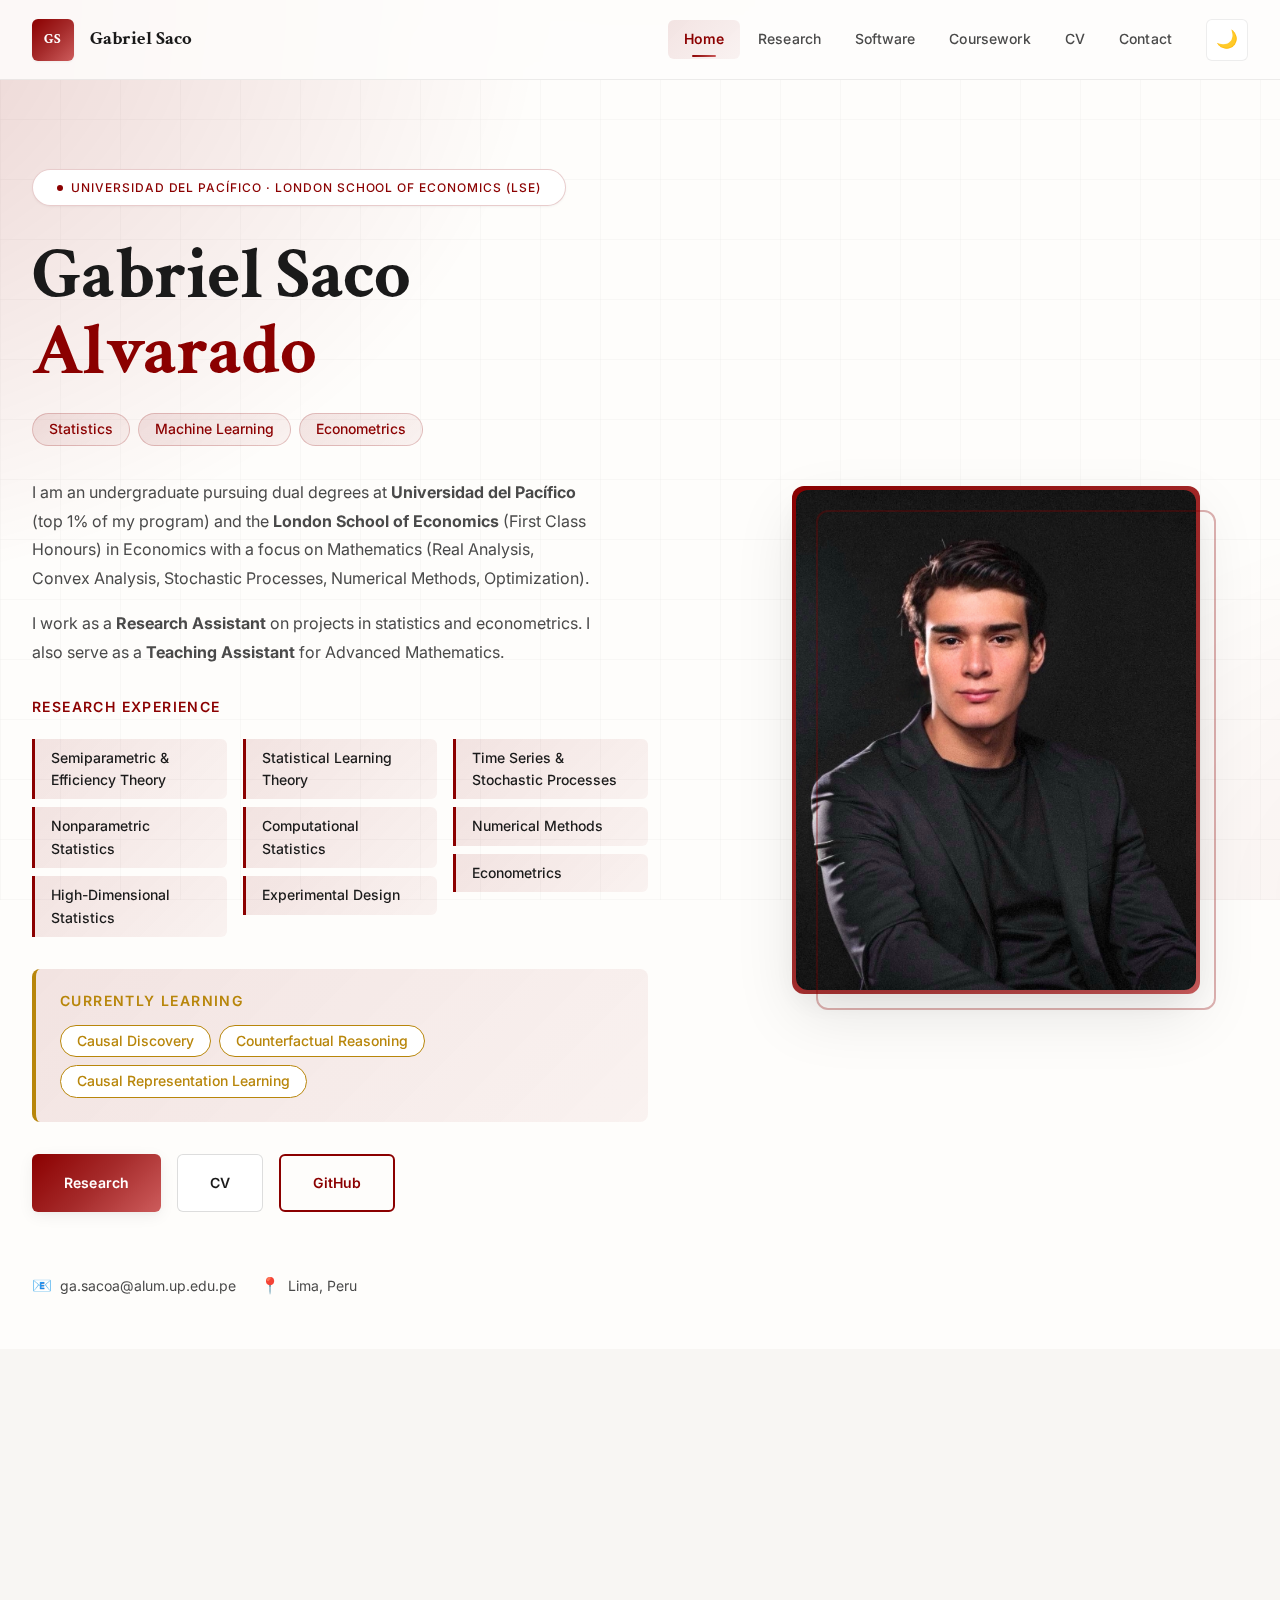
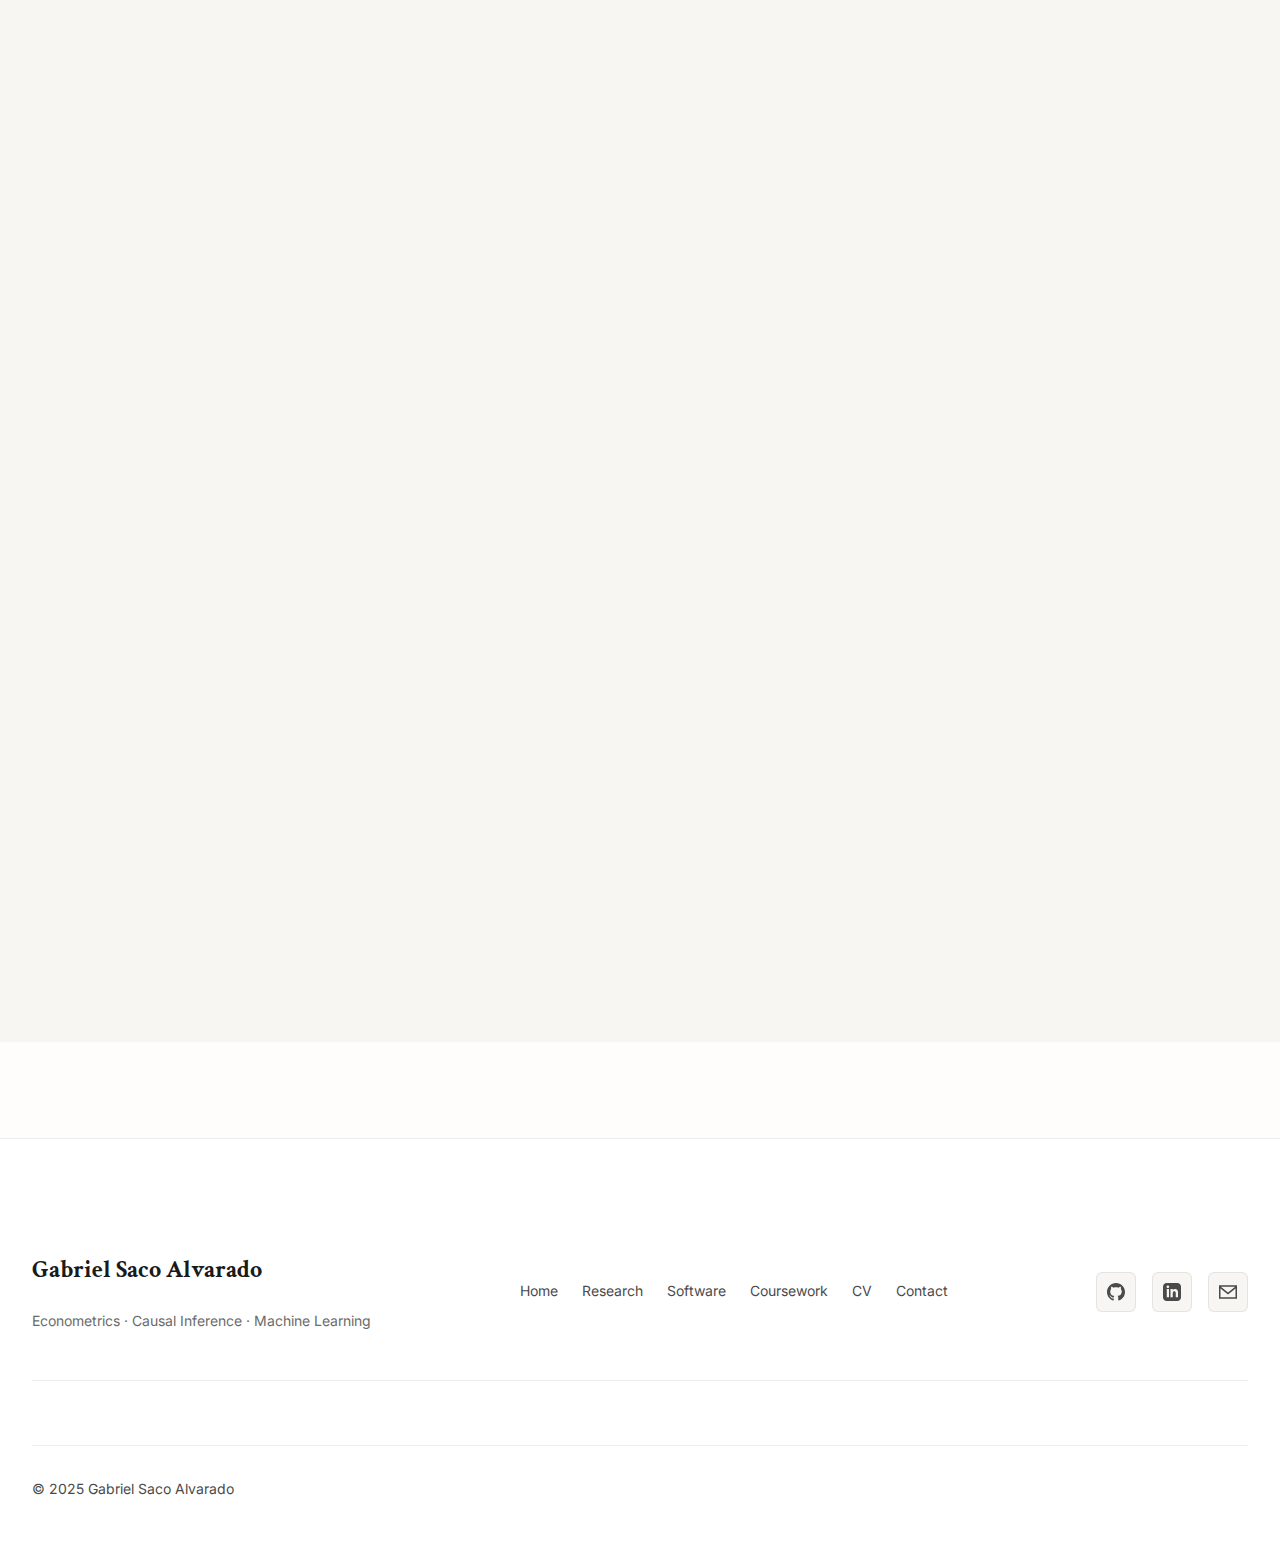
<file: index.html>
<!DOCTYPE html>
<html lang="en">
<head>
  <meta charset="utf-8">
  <meta name="viewport" content="width=device-width, initial-scale=1">
  <title>Gabriel Saco Alvarado — Statistics, Machine Learning & Econometrics</title>
  <meta name="description" content="Gabriel Saco Alvarado — Undergraduate economist and aspiring researcher specializing in Econometrics, Causal Inference, and Machine Learning. Universidad del Pacífico & University of London (LSE).">
  <meta name="author" content="Gabriel Saco Alvarado">
  <meta name="keywords" content="econometrics, causal inference, machine learning, statistics, economics, research, Gabriel Saco, double machine learning, semiparametric">

  <!-- Open Graph / Social -->
  <meta property="og:title" content="Gabriel Saco Alvarado — Econometrics & Causal Inference">
  <meta property="og:description" content="Undergraduate economist specializing in Econometrics, Causal Inference, and Machine Learning.">
  <meta property="og:type" content="website">
  <meta property="og:url" content="https://gsaco.github.io/website/">
  <meta property="og:image" content="assets/img/pho.jpg">

  <!-- Fonts -->
  <link rel="preconnect" href="https://fonts.googleapis.com">
  <link rel="preconnect" href="https://fonts.gstatic.com" crossorigin>
  <link href="https://fonts.googleapis.com/css2?family=Crimson+Text:wght@400;600;700&family=Inter:wght@400;500;600;700&family=JetBrains+Mono:wght@400;500&display=swap" rel="stylesheet">
  <link rel="stylesheet" href="assets/css/style.css">

  <!-- Structured Data -->
  <script type="application/ld+json">
  {
    "@context": "https://schema.org",
    "@type": "Person",
    "name": "Gabriel Saco Alvarado",
    "email": "mailto:ga.sacoa@alum.up.edu.pe",
    "jobTitle": "Research Assistant",
    "description": "Aspiring researcher in Econometrics, Statistics, and Causal Inference",
    "url": "https://gsaco.github.io/website/",
    "sameAs": [
      "https://github.com/gsaco",
      "https://www.linkedin.com/in/gabriel-saco-884b1630b/"
    ],
    "alumniOf": [
      { "@type": "CollegeOrUniversity", "name": "Universidad del Pacífico" },
      { "@type": "CollegeOrUniversity", "name": "London School of Economics" }
    ]
  }
  </script>
</head>
<body>
  <div class="bg-animated"></div>

  <!-- Navigation -->
  <header class="navbar">
    <div class="container navbar-inner">
      <a href="index.html" class="navbar-brand">
        <span class="brand-icon">GS</span>
        <span>Gabriel Saco</span>
      </a>

      <button class="menu-toggle" aria-label="Toggle menu" aria-expanded="false">
        <span></span>
        <span></span>
        <span></span>
      </button>

      <nav class="navbar-menu">
        <a href="index.html" class="navbar-link active">Home</a>
        <a href="research.html" class="navbar-link">Research</a>
        <a href="software.html" class="navbar-link">Software</a>
        <a href="coursework.html" class="navbar-link">Coursework</a>
        <a href="cv.html" class="navbar-link">CV</a>
        <a href="contact.html" class="navbar-link">Contact</a>
        <button class="theme-toggle" aria-label="Toggle dark mode" aria-pressed="false">🌙</button>
      </nav>
    </div>
  </header>

  <br><br>
  <!-- Hero Section -->
  <section class="hero">
    <div class="container hero-inner">
      <div class="hero-content reveal-left">
        <div class="hero-affiliation">
          <span class="dot"></span>
          <span>Universidad del Pacífico · London School of Economics (LSE)</span>
        </div>
        
        <h1 class="hero-title">
          Gabriel Saco<br>
          <span class="name">Alvarado</span>
        </h1>

        <div class="hero-fields">
          <span class="hero-field">Statistics</span>
          <span class="hero-field">Machine Learning</span>
          <span class="hero-field">Econometrics</span>
        </div>
        
        <div class="hero-bio">
          <p>
            I am an undergraduate pursuing dual degrees at <strong>Universidad del Pacífico</strong> (top 1% of my program) 
            and the <strong>London School of Economics</strong> (First Class Honours) in Economics with a focus on 
            Mathematics (Real Analysis, Convex Analysis, Stochastic Processes, Numerical Methods, Optimization).
          </p>
          <p>
            I work as a <strong>Research Assistant</strong> on projects in statistics and econometrics.
            I also serve as a <strong>Teaching Assistant</strong> for Advanced Mathematics.
          </p>
        </div>

        <!-- Research Experience Areas -->
        <div class="expertise-section">
          <h4 class="expertise-heading">Research Experience</h4>
          <div class="expertise-grid">
            <div class="expertise-column">
              <div class="expertise-item">Semiparametric & Efficiency Theory</div>
              <div class="expertise-item">Nonparametric Statistics</div>
              <div class="expertise-item">High-Dimensional Statistics</div>
            </div>
            <div class="expertise-column">
              <div class="expertise-item">Statistical Learning Theory</div>
              <div class="expertise-item">Computational Statistics</div>
              <div class="expertise-item">Experimental Design</div>
            </div>
            <div class="expertise-column">
              <div class="expertise-item">Time Series & Stochastic Processes</div>
              <div class="expertise-item">Numerical Methods</div>
              <div class="expertise-item">Econometrics</div>
            </div>
          </div>
        </div>

        <!-- Currently Learning -->
        <div class="learning-section">
          <h4 class="learning-heading">Currently Learning</h4>
          <div class="learning-items">
            <span class="learning-item">Causal Discovery</span>
            <span class="learning-item">Counterfactual Reasoning</span>
            <span class="learning-item">Causal Representation Learning</span>
          </div>
        </div>

        <div class="hero-buttons">
          <a href="research.html" class="btn btn-primary">Research</a>
          <a href="cv.html" class="btn btn-secondary">CV</a>
          <a href="https://github.com/gsaco" class="btn btn-outline" target="_blank">GitHub</a>
        </div>

        <div class="hero-contact-bar">
          <a href="mailto:ga.sacoa@alum.up.edu.pe" class="hero-contact-item">
            <span class="icon">📧</span>
            <span>ga.sacoa@alum.up.edu.pe</span>
          </a>
          <span class="hero-contact-item">
            <span class="icon">📍</span>
            <span>Lima, Peru</span>
          </span>
          <br><br>
        </div>
      </div>
      


      <div class="hero-image reveal-right">
        <div class="hero-photo-wrapper">
          <img src="assets/img/pho.jpg" alt="Gabriel Saco Alvarado" class="hero-photo">
        </div>
      </div>
    </div>
  </section>

  <!-- Featured Working Papers -->
  <section class="section featured-paper-section">
    <div class="container">
      <div class="featured-paper reveal">
        <div class="featured-paper-header">
          <span class="featured-paper-badge">Working Paper</span>
        </div>
        <div class="featured-paper-content">
          <h2 class="featured-paper-title">Finite-Sample Failures and Condition-Number Diagnostics in Double Machine Learning</h2>
          <p class="featured-paper-author">Gabriel Saco</p>
          <p class="featured-paper-abstract">
            This paper investigates the finite-sample behavior of Double Machine Learning (DML) estimators, 
            identifying conditions under which standard asymptotic approximations fail. I propose novel 
            condition-number diagnostics to detect and address numerical instabilities in high-dimensional 
            causal inference settings. The analysis shows that ill-conditioning in the first-stage estimation 
            can lead to severely distorted inference even with large samples, and provides practical guidance 
            for practitioners.
          </p>
          <div class="featured-paper-tags">
            <span class="tag">Double Machine Learning</span>
            <span class="tag">Finite-Sample Theory</span>
            <span class="tag">Condition Numbers</span>
            <span class="tag">Causal Inference</span>
          </div>
          <div class="featured-paper-buttons">
            <a href="assets/doc/condtion-dml.pdf" class="btn btn-primary" target="_blank">
              📑 Read Paper
            </a>
            <a href="assets/doc/derivations.pdf" class="btn btn-secondary" target="_blank">
              📐 Derivations
            </a>
          </div>
        </div>
      </div>

      <div class="featured-paper reveal" style="margin-top: var(--space-xl);">
        <div class="featured-paper-header">
          <span class="featured-paper-badge">Working Paper</span>
        </div>
        <div class="featured-paper-content">
          <h2 class="featured-paper-title">Economic Freedom Shocks: Global Evidence of Asymmetric and Nonlinear Effects</h2>
          <p class="featured-paper-author">Gabriel Saco - Supervisor: Diego Winkelried (PhD Cambridge)</p>
          <p class="featured-paper-abstract">
            This paper estimates impulse-response functions of output to discrete economic freedom shocks 
            using panel Local Projections (Jordà, 2005). I construct cumulative shock measures from the EFW index 
            and decompose them into positive (pro-market reform) and negative (institutional deterioration) episodes. 
            The identification leverages country and year fixed effects, exploiting quasi-exogenous institutional variation. 
            I allow asymmetric dynamics: positive and negative shocks differ in magnitude, speed and persistence, with
            effects depending on shock size and initial institutional conditions.
          </p>
          <div class="featured-paper-tags">
            <span class="tag">Local Projections</span>
            <span class="tag">Asymmetric Effects</span>
            <span class="tag">Nonlinear Dynamics</span>
            <span class="tag">Panel Data</span>
          </div>
          <div class="featured-paper-buttons">
            <a href="assets/doc/lp.pdf" class="btn btn-primary" target="_blank">
              📑 Read Paper
            </a>
          </div>
        </div>
      </div>
    </div>
  </section>

  <!-- Footer -->
  <footer class="footer">
    <div class="container">
      <div class="footer-compact">
        <div class="footer-info">
          <div class="footer-brand-name">Gabriel Saco Alvarado</div>
          <p class="footer-tagline">Econometrics · Causal Inference · Machine Learning</p>
        </div>

        <div class="footer-links-row">
          <a href="index.html">Home</a>
          <a href="research.html">Research</a>
          <a href="software.html">Software</a>
          <a href="coursework.html">Coursework</a>
          <a href="cv.html">CV</a>
          <a href="contact.html">Contact</a>
        </div>

        <div class="footer-social">
          <a href="https://github.com/gsaco" target="_blank" aria-label="GitHub" title="GitHub">
            <svg width="20" height="20" viewBox="0 0 24 24" fill="currentColor"><path d="M12 0c-6.626 0-12 5.373-12 12 0 5.302 3.438 9.8 8.207 11.387.599.111.793-.261.793-.577v-2.234c-3.338.726-4.033-1.416-4.033-1.416-.546-1.387-1.333-1.756-1.333-1.756-1.089-.745.083-.729.083-.729 1.205.084 1.839 1.237 1.839 1.237 1.07 1.834 2.807 1.304 3.492.997.107-.775.418-1.305.762-1.604-2.665-.305-5.467-1.334-5.467-5.931 0-1.311.469-2.381 1.236-3.221-.124-.303-.535-1.524.117-3.176 0 0 1.008-.322 3.301 1.23.957-.266 1.983-.399 3.003-.404 1.02.005 2.047.138 3.006.404 2.291-1.552 3.297-1.23 3.297-1.23.653 1.653.242 2.874.118 3.176.77.84 1.235 1.911 1.235 3.221 0 4.609-2.807 5.624-5.479 5.921.43.372.823 1.102.823 2.222v3.293c0 .319.192.694.801.576 4.765-1.589 8.199-6.086 8.199-11.386 0-6.627-5.373-12-12-12z"/></svg>
          </a>
          <a href="https://www.linkedin.com/in/gabriel-saco-884b1630b/" target="_blank" aria-label="LinkedIn" title="LinkedIn">
            <svg width="20" height="20" viewBox="0 0 24 24" fill="currentColor"><path d="M19 0h-14c-2.761 0-5 2.239-5 5v14c0 2.761 2.239 5 5 5h14c2.762 0 5-2.239 5-5v-14c0-2.761-2.238-5-5-5zm-11 19h-3v-11h3v11zm-1.5-12.268c-.966 0-1.75-.79-1.75-1.764s.784-1.764 1.75-1.764 1.75.79 1.75 1.764-.783 1.764-1.75 1.764zm13.5 12.268h-3v-5.604c0-3.368-4-3.113-4 0v5.604h-3v-11h3v1.765c1.396-2.586 7-2.777 7 2.476v6.759z"/></svg>
          </a>
          <a href="mailto:ga.sacoa@alum.up.edu.pe" aria-label="Email" title="Email">
            <svg width="20" height="20" viewBox="0 0 24 24" fill="currentColor"><path d="M0 3v18h24v-18h-24zm21.518 2l-9.518 7.713-9.518-7.713h19.036zm-19.518 14v-11.817l10 8.104 10-8.104v11.817h-20z"/></svg>
          </a>
        </div>
      </div>

      <div class="footer-bottom">
        <p>&copy; 2025 Gabriel Saco Alvarado</p>
      </div>
    </div>
  </footer>

  <button class="back-to-top" aria-label="Back to top">↑</button>

  <script src="assets/js/main.js"></script>
</body>
</html>
</file>
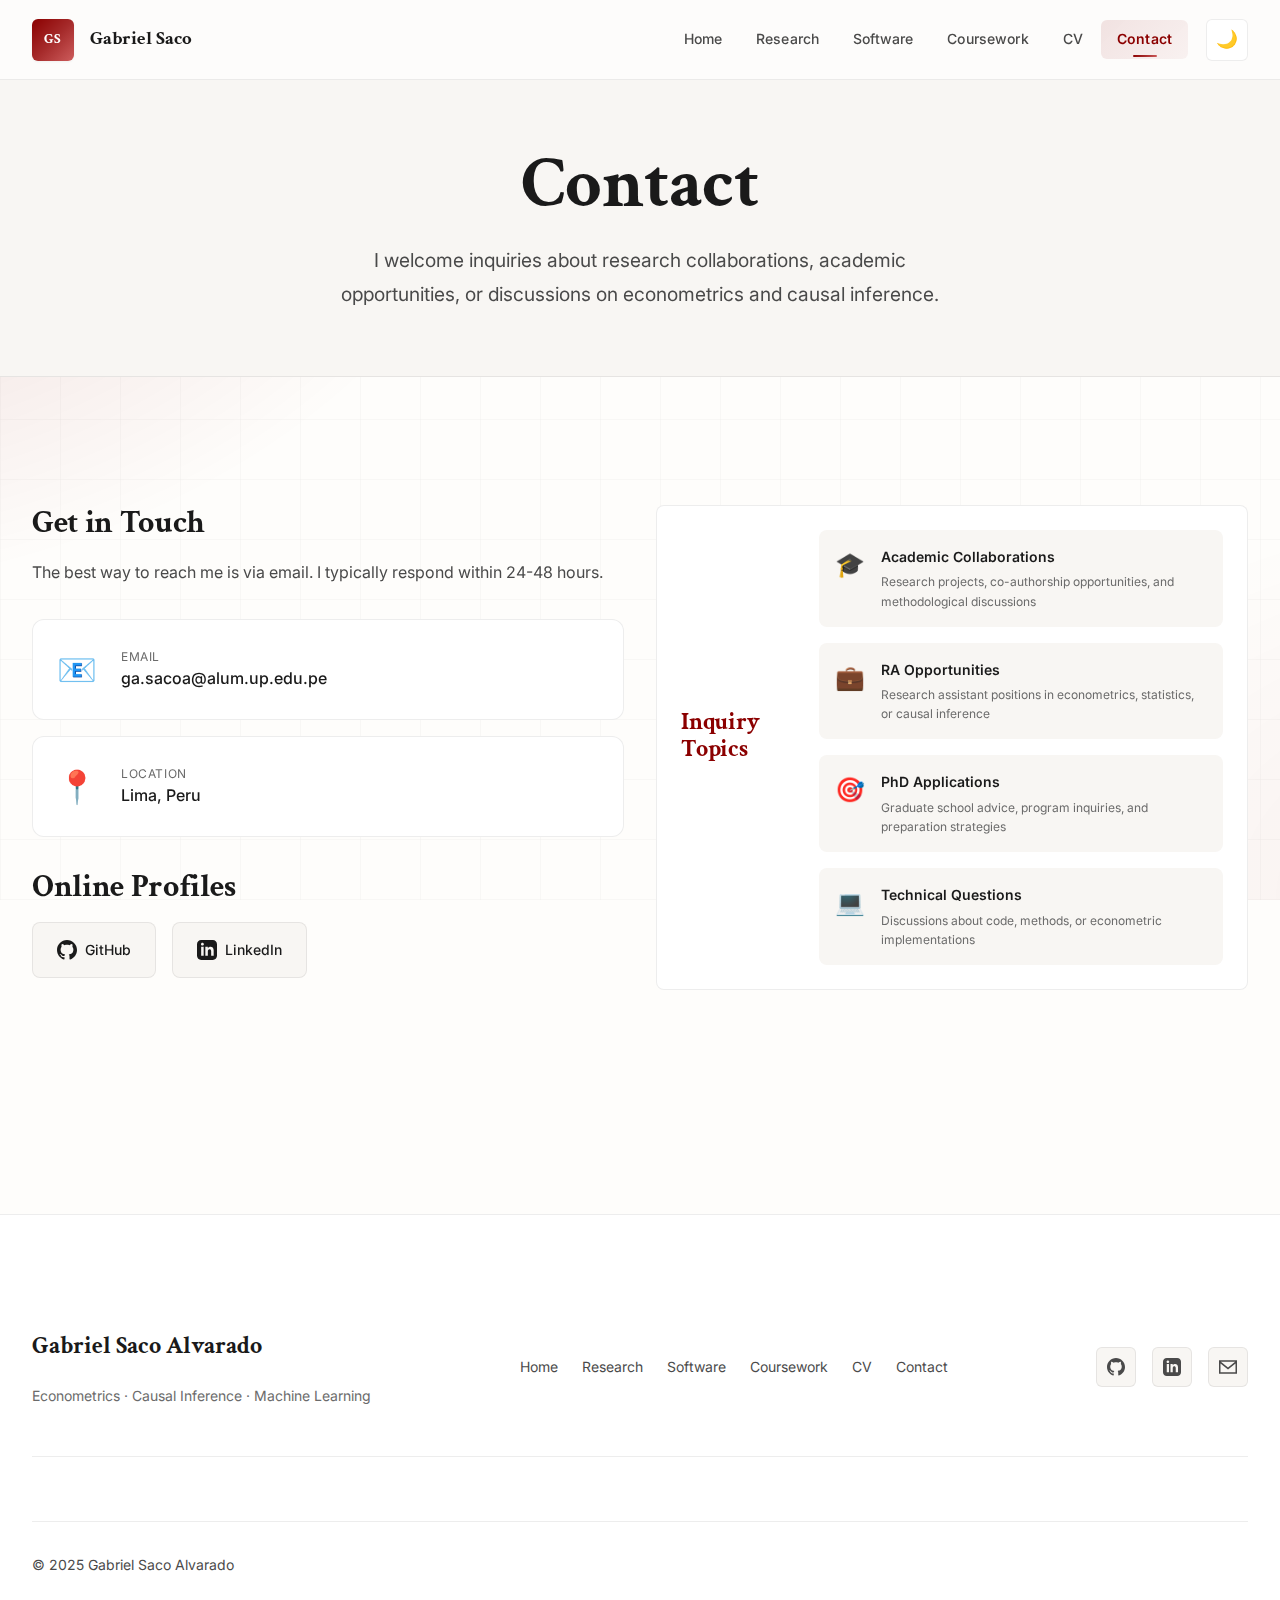
<file: contact.html>
<!DOCTYPE html>
<html lang="en">
<head>
  <meta charset="utf-8">
  <meta name="viewport" content="width=device-width, initial-scale=1">
  <title>Contact — Gabriel Saco Alvarado</title>
  <meta name="description" content="Get in touch with Gabriel Saco Alvarado for research collaborations and academic inquiries.">

  <link rel="preconnect" href="https://fonts.googleapis.com">
  <link rel="preconnect" href="https://fonts.gstatic.com" crossorigin>
  <link href="https://fonts.googleapis.com/css2?family=Crimson+Text:wght@400;600;700&family=Inter:wght@400;500;600;700&family=JetBrains+Mono:wght@400;500&display=swap" rel="stylesheet">
  <link rel="stylesheet" href="assets/css/style.css">
</head>
<body>
  <div class="bg-animated"></div>

  <!-- Navigation -->
  <header class="navbar">
    <div class="container navbar-inner">
      <a href="index.html" class="navbar-brand">
        <span class="brand-icon">GS</span>
        <span>Gabriel Saco</span>
      </a>
      <button class="menu-toggle" aria-label="Toggle menu" aria-expanded="false">
        <span></span><span></span><span></span>
      </button>
      <nav class="navbar-menu">
        <a href="index.html" class="navbar-link">Home</a>
        <a href="research.html" class="navbar-link">Research</a>
        <a href="software.html" class="navbar-link">Software</a>
        <a href="coursework.html" class="navbar-link">Coursework</a>
        <a href="cv.html" class="navbar-link">CV</a>
        <a href="contact.html" class="navbar-link active">Contact</a>
        <button class="theme-toggle" aria-label="Toggle dark mode">🌙</button>
      </nav>
    </div>
  </header>

  <!-- Page Header -->
  <section class="page-header">
    <div class="container">
      <h1 class="reveal">Contact</h1>
      <p class="lead reveal">I welcome inquiries about research collaborations, academic opportunities, or discussions on econometrics and causal inference.</p>
    </div>
  </section>

  <!-- Contact Info -->
  <section class="section">
    <div class="container">
      <div class="grid grid-2 stagger">
        <div class="contact-main reveal">
          <h2>Get in Touch</h2>
          <p class="contact-intro">
            The best way to reach me is via email. I typically respond within 24-48 hours.
          </p>

          <div class="contact-methods">
            <a href="mailto:ga.sacoa@alum.up.edu.pe" class="contact-method">
              <div class="contact-method-icon">📧</div>
              <div class="contact-method-info">
                <span class="contact-method-label">Email</span>
                <span class="contact-method-value">ga.sacoa@alum.up.edu.pe</span>
              </div>
            </a>

            <div class="contact-method">
              <div class="contact-method-icon">📍</div>
              <div class="contact-method-info">
                <span class="contact-method-label">Location</span>
                <span class="contact-method-value">Lima, Peru</span>
              </div>
            </div>
          </div>

          <h3 class="mt-xl">Online Profiles</h3>
          <div class="contact-links">
            <a href="https://github.com/gsaco" class="contact-link" target="_blank">
              <svg width="24" height="24" viewBox="0 0 24 24" fill="currentColor"><path d="M12 0c-6.626 0-12 5.373-12 12 0 5.302 3.438 9.8 8.207 11.387.599.111.793-.261.793-.577v-2.234c-3.338.726-4.033-1.416-4.033-1.416-.546-1.387-1.333-1.756-1.333-1.756-1.089-.745.083-.729.083-.729 1.205.084 1.839 1.237 1.839 1.237 1.07 1.834 2.807 1.304 3.492.997.107-.775.418-1.305.762-1.604-2.665-.305-5.467-1.334-5.467-5.931 0-1.311.469-2.381 1.236-3.221-.124-.303-.535-1.524.117-3.176 0 0 1.008-.322 3.301 1.23.957-.266 1.983-.399 3.003-.404 1.02.005 2.047.138 3.006.404 2.291-1.552 3.297-1.23 3.297-1.23.653 1.653.242 2.874.118 3.176.77.84 1.235 1.911 1.235 3.221 0 4.609-2.807 5.624-5.479 5.921.43.372.823 1.102.823 2.222v3.293c0 .319.192.694.801.576 4.765-1.589 8.199-6.086 8.199-11.386 0-6.627-5.373-12-12-12z"/></svg>
              <span>GitHub</span>
            </a>
            <a href="https://www.linkedin.com/in/gabriel-saco-884b1630b/" class="contact-link" target="_blank" aria-label="LinkedIn">
              <svg width="24" height="24" viewBox="0 0 24 24" fill="currentColor"><path d="M19 0h-14c-2.761 0-5 2.239-5 5v14c0 2.761 2.239 5 5 5h14c2.762 0 5-2.239 5-5v-14c0-2.761-2.238-5-5-5zm-11 19h-3v-11h3v11zm-1.5-12.268c-.966 0-1.75-.79-1.75-1.764s.784-1.764 1.75-1.764 1.75.79 1.75 1.764-.783 1.764-1.75 1.764zm13.5 12.268h-3v-5.604c0-3.368-4-3.113-4 0v5.604h-3v-11h3v1.765c1.396-2.586 7-2.777 7 2.476v6.759z"/></svg>
              <span>LinkedIn</span>
            </a>
          </div>
        </div>

        <div class="card contact-card reveal">
          <h3>Inquiry Topics</h3>
          <div class="inquiry-list">
            <div class="inquiry-item">
              <span class="inquiry-icon">🎓</span>
              <div class="inquiry-info">
                <strong>Academic Collaborations</strong>
                <p>Research projects, co-authorship opportunities, and methodological discussions</p>
              </div>
            </div>
            <div class="inquiry-item">
              <span class="inquiry-icon">💼</span>
              <div class="inquiry-info">
                <strong>RA Opportunities</strong>
                <p>Research assistant positions in econometrics, statistics, or causal inference</p>
              </div>
            </div>
            <div class="inquiry-item">
              <span class="inquiry-icon">🎯</span>
              <div class="inquiry-info">
                <strong>PhD Applications</strong>
                <p>Graduate school advice, program inquiries, and preparation strategies</p>
              </div>
            </div>
            <div class="inquiry-item">
              <span class="inquiry-icon">💻</span>
              <div class="inquiry-info">
                <strong>Technical Questions</strong>
                <p>Discussions about code, methods, or econometric implementations</p>
              </div>
            </div>
          </div>
        </div>
      </div>
    </div>
  </section>

  <!-- Footer -->
  <footer class="footer">
    <div class="container">
      <div class="footer-compact">
        <div class="footer-info">
          <div class="footer-brand-name">Gabriel Saco Alvarado</div>
          <p class="footer-tagline">Econometrics · Causal Inference · Machine Learning</p>
        </div>

        <div class="footer-links-row">
          <a href="index.html">Home</a>
          <a href="research.html">Research</a>
          <a href="software.html">Software</a>
          <a href="coursework.html">Coursework</a>
          <a href="cv.html">CV</a>
          <a href="contact.html">Contact</a>
        </div>

        <div class="footer-social">
          <a href="https://github.com/gsaco" target="_blank" aria-label="GitHub">
            <svg width="20" height="20" viewBox="0 0 24 24" fill="currentColor"><path d="M12 0c-6.626 0-12 5.373-12 12 0 5.302 3.438 9.8 8.207 11.387.599.111.793-.261.793-.577v-2.234c-3.338.726-4.033-1.416-4.033-1.416-.546-1.387-1.333-1.756-1.333-1.756-1.089-.745.083-.729.083-.729 1.205.084 1.839 1.237 1.839 1.237 1.07 1.834 2.807 1.304 3.492.997.107-.775.418-1.305.762-1.604-2.665-.305-5.467-1.334-5.467-5.931 0-1.311.469-2.381 1.236-3.221-.124-.303-.535-1.524.117-3.176 0 0 1.008-.322 3.301 1.23.957-.266 1.983-.399 3.003-.404 1.02.005 2.047.138 3.006.404 2.291-1.552 3.297-1.23 3.297-1.23.653 1.653.242 2.874.118 3.176.77.84 1.235 1.911 1.235 3.221 0 4.609-2.807 5.624-5.479 5.921.43.372.823 1.102.823 2.222v3.293c0 .319.192.694.801.576 4.765-1.589 8.199-6.086 8.199-11.386 0-6.627-5.373-12-12-12z"/></svg>
          </a>
          <a href="https://www.linkedin.com/in/gabriel-saco-884b1630b/" target="_blank" aria-label="LinkedIn">
            <svg width="20" height="20" viewBox="0 0 24 24" fill="currentColor"><path d="M19 0h-14c-2.761 0-5 2.239-5 5v14c0 2.761 2.239 5 5 5h14c2.762 0 5-2.239 5-5v-14c0-2.761-2.238-5-5-5zm-11 19h-3v-11h3v11zm-1.5-12.268c-.966 0-1.75-.79-1.75-1.764s.784-1.764 1.75-1.764 1.75.79 1.75 1.764-.783 1.764-1.75 1.764zm13.5 12.268h-3v-5.604c0-3.368-4-3.113-4 0v5.604h-3v-11h3v1.765c1.396-2.586 7-2.777 7 2.476v6.759z"/></svg>
          </a>
          <a href="mailto:ga.sacoa@alum.up.edu.pe" aria-label="Email">
            <svg width="20" height="20" viewBox="0 0 24 24" fill="currentColor"><path d="M0 3v18h24v-18h-24zm21.518 2l-9.518 7.713-9.518-7.713h19.036zm-19.518 14v-11.817l10 8.104 10-8.104v11.817h-20z"/></svg>
          </a>
        </div>
      </div>

      <div class="footer-bottom">
        <p>&copy; 2025 Gabriel Saco Alvarado</p>
      </div>
    </div>
  </footer>

  <button class="back-to-top" aria-label="Back to top">↑</button>

  <script src="assets/js/main.js"></script>
</body>
</html>
</file>
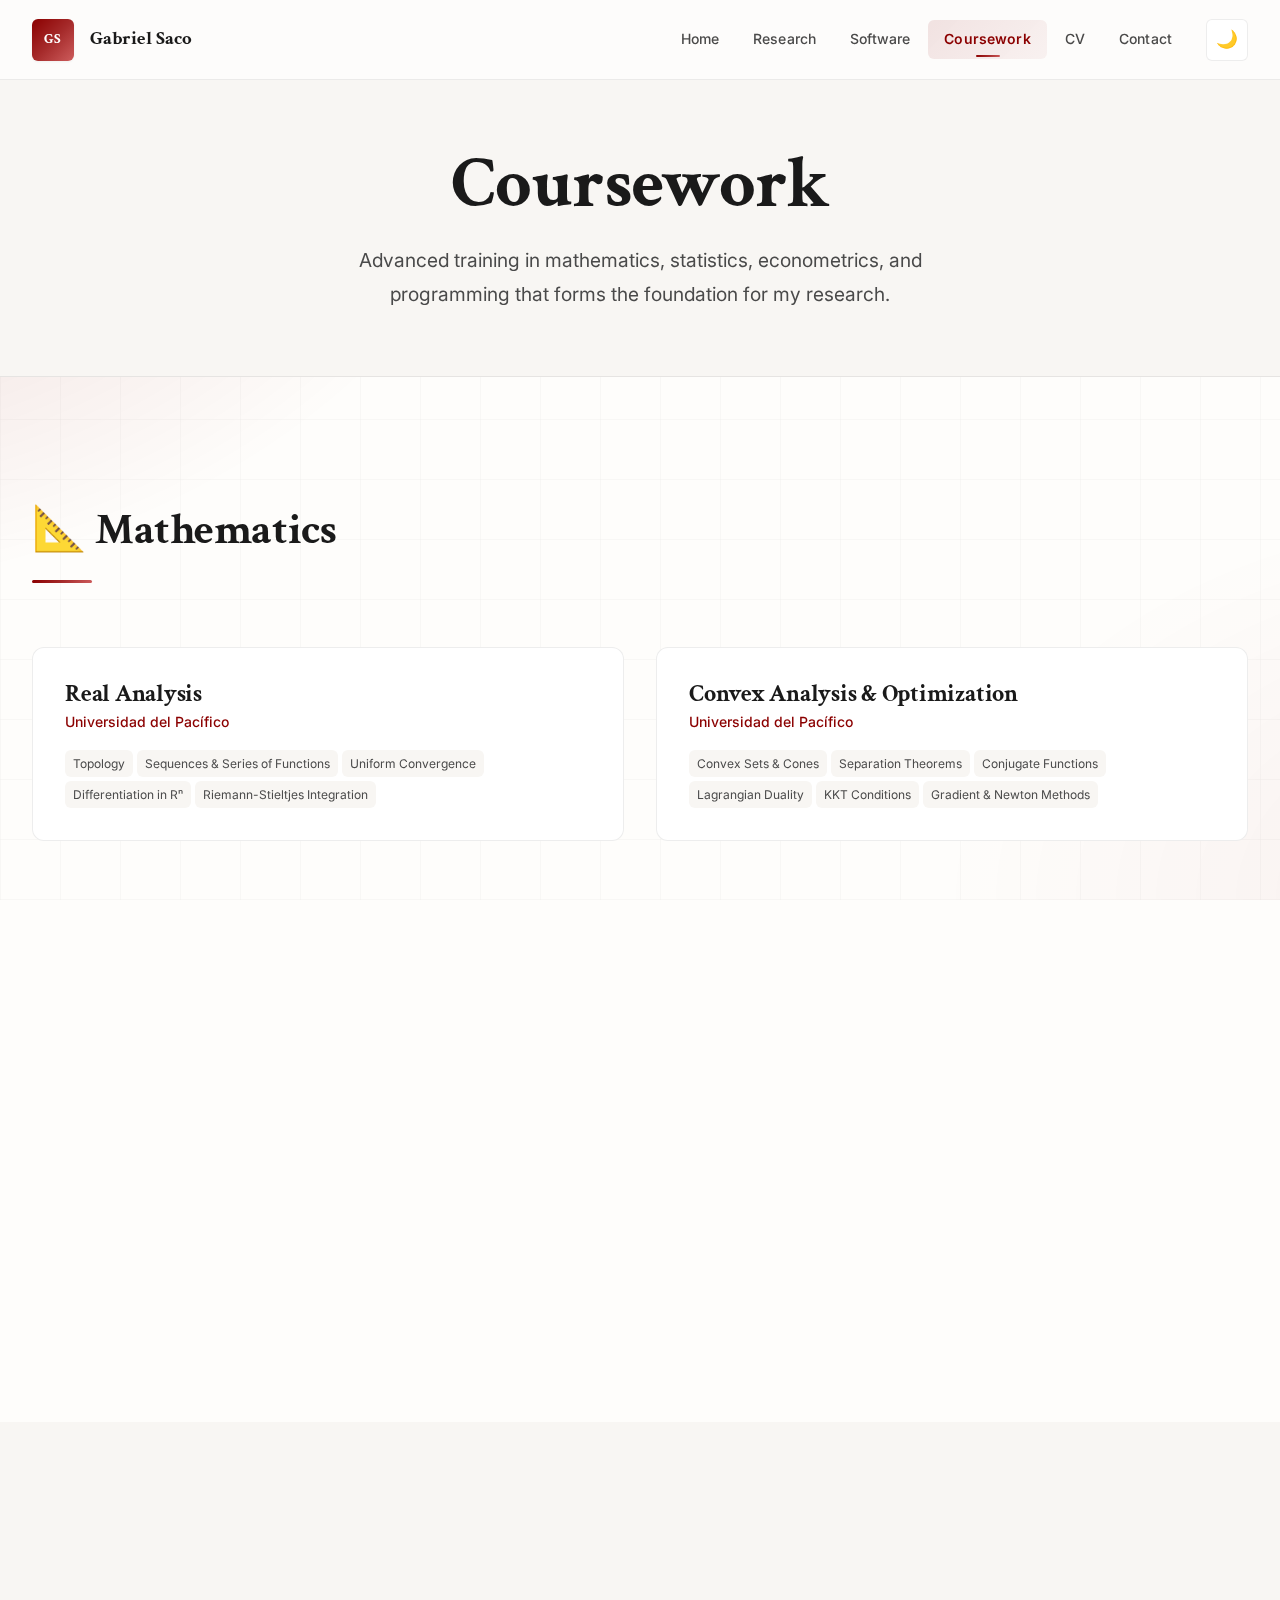
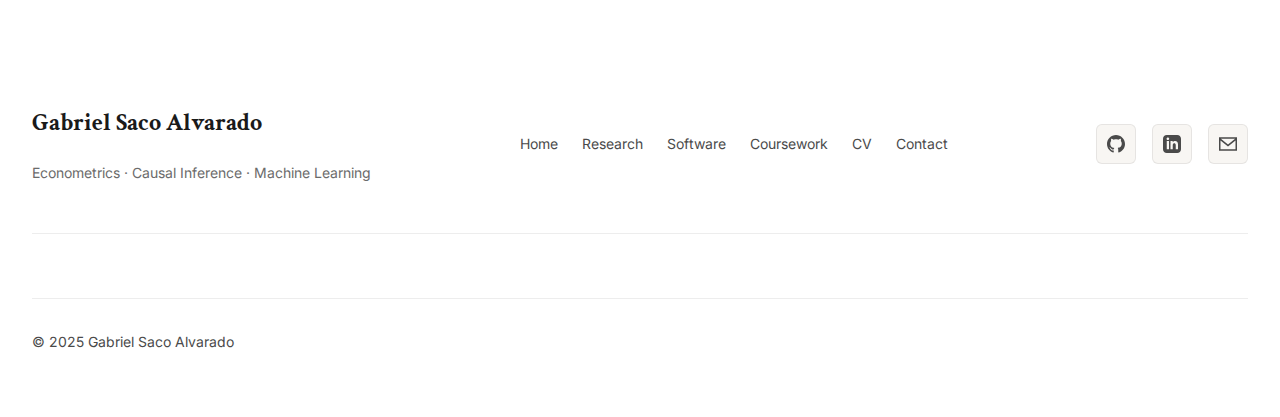
<file: coursework.html>
<!DOCTYPE html>
<html lang="en">
<head>
  <meta charset="utf-8">
  <meta name="viewport" content="width=device-width, initial-scale=1">
  <title>Coursework — Gabriel Saco Alvarado</title>
  <meta name="description" content="Advanced coursework in mathematics, statistics, econometrics, and programming.">

  <link rel="preconnect" href="https://fonts.googleapis.com">
  <link rel="preconnect" href="https://fonts.gstatic.com" crossorigin>
  <link href="https://fonts.googleapis.com/css2?family=Crimson+Text:wght@400;600;700&family=Inter:wght@400;500;600;700&family=JetBrains+Mono:wght@400;500&display=swap" rel="stylesheet">
  <link rel="stylesheet" href="assets/css/style.css">
</head>
<body>
  <div class="bg-animated"></div>

  <!-- Navigation -->
  <header class="navbar">
    <div class="container navbar-inner">
      <a href="index.html" class="navbar-brand">
        <span class="brand-icon">GS</span>
        <span>Gabriel Saco</span>
      </a>
      <button class="menu-toggle" aria-label="Toggle menu" aria-expanded="false">
        <span></span><span></span><span></span>
      </button>
      <nav class="navbar-menu">
        <a href="index.html" class="navbar-link">Home</a>
        <a href="research.html" class="navbar-link">Research</a>
        <a href="software.html" class="navbar-link">Software</a>
        <a href="coursework.html" class="navbar-link active">Coursework</a>
        <a href="cv.html" class="navbar-link">CV</a>
        <a href="contact.html" class="navbar-link">Contact</a>
        <button class="theme-toggle" aria-label="Toggle dark mode">🌙</button>
      </nav>
    </div>
  </header>

  <!-- Page Header -->
  <section class="page-header">
    <div class="container">
      <h1 class="reveal">Coursework</h1>
      <p class="lead reveal">Advanced training in mathematics, statistics, econometrics, and programming that forms the foundation for my research.</p>
    </div>
  </section>

  <!-- Mathematics -->
  <section class="section">
    <div class="container">
      <div class="section-header reveal" style="text-align: left;">
        <h2>📐 Mathematics</h2>
        <div class="academic-line"></div>
      </div>

      <div class="grid grid-2 stagger">
        <div class="course-card reveal">
          <h3 class="course-title">Real Analysis</h3>
          <p class="course-institution">Universidad del Pacífico</p>
          <div class="course-topics">
            <span class="course-topic">Topology</span>
            <span class="course-topic">Sequences & Series of Functions</span>
            <span class="course-topic">Uniform Convergence</span>
            <span class="course-topic">Differentiation in Rⁿ</span>
            <span class="course-topic">Riemann-Stieltjes Integration</span>
          </div>
        </div>

        <div class="course-card reveal">
          <h3 class="course-title">Convex Analysis & Optimization</h3>
          <p class="course-institution">Universidad del Pacífico</p>
          <div class="course-topics">
            <span class="course-topic">Convex Sets & Cones</span>
            <span class="course-topic">Separation Theorems</span>
            <span class="course-topic">Conjugate Functions</span>
            <span class="course-topic">Lagrangian Duality</span>
            <span class="course-topic">KKT Conditions</span>
            <span class="course-topic">Gradient & Newton Methods</span>
          </div>
        </div>

        <div class="course-card reveal">
          <h3 class="course-title">Stochastic Processes</h3>
          <p class="course-institution">Universidad del Pacífico</p>
          <div class="course-topics">
            <span class="course-topic">Discrete-Time Markov Chains</span>
            <span class="course-topic">Transition Matrices</span>
            <span class="course-topic">Stationary Distributions</span>
            <span class="course-topic">Poisson Processes</span>
            <span class="course-topic">Continuous-Time Chains</span>
            <span class="course-topic">Martingales</span>
          </div>
        </div>

        <div class="course-card reveal">
          <h3 class="course-title">Numerical Methods</h3>
          <p class="course-institution">Universidad del Pacífico</p>
          <div class="course-topics">
            <span class="course-topic">Newton-Raphson Method</span>
            <span class="course-topic">Polynomial Interpolation</span>
            <span class="course-topic">Gaussian Quadrature</span>
            <span class="course-topic">LU & Cholesky Decomposition</span>
            <span class="course-topic">Runge-Kutta Methods</span>
            <span class="course-topic">Finite Differences</span>
          </div>
        </div>

        <div class="course-card reveal">
          <h3 class="course-title">Algebra</h3>
          <p class="course-institution">London School of Economics</p>
          <div class="course-topics">
            <span class="course-topic">Vector Spaces & Subspaces</span>
            <span class="course-topic">Linear Transformations</span>
            <span class="course-topic">Eigenvalues & Eigenvectors</span>
            <span class="course-topic">Diagonalization</span>
            <span class="course-topic">Inner Product Spaces</span>
            <span class="course-topic">Quadratic Forms</span>
          </div>
        </div>

        <div class="course-card reveal">
          <h3 class="course-title">Calculus I–IV</h3>
          <p class="course-institution">Universidad del Pacífico</p>
          <div class="course-topics">
            <span class="course-topic">Limits & Continuity</span>
            <span class="course-topic">Differentiation & Integration</span>
            <span class="course-topic">Taylor Series</span>
            <span class="course-topic">Partial Derivatives</span>
            <span class="course-topic">Multiple Integrals</span>
            <span class="course-topic">First-Order ODEs</span>
          </div>
        </div>
      </div>
    </div>
  </section>

  <!-- Statistics -->
  <section class="section" style="background: var(--bg-tertiary);">
    <div class="container">
      <div class="section-header reveal" style="text-align: left;">
        <h2>📈 Statistics</h2>
        <div class="academic-line"></div>
      </div>

      <div class="grid grid-2 stagger">
        <div class="course-card reveal">
          <h3 class="course-title">Advanced Statistics: Statistical Inference</h3>
          <p class="course-institution">London School of Economics</p>
          <div class="course-topics">
            <span class="course-topic">Sufficiency & Completeness</span>
            <span class="course-topic">UMVUE & Rao-Blackwell</span>
            <span class="course-topic">Neyman-Pearson Lemma</span>
            <span class="course-topic">Likelihood Ratio Tests</span>
            <span class="course-topic">Asymptotic Efficiency</span>
            <span class="course-topic">Delta Method</span>
          </div>
        </div>

        <div class="course-card reveal">
          <h3 class="course-title">Advanced Statistics: Distribution Theory</h3>
          <p class="course-institution">London School of Economics</p>
          <div class="course-topics">
            <span class="course-topic">Exponential Families</span>
            <span class="course-topic">Transformations of RVs</span>
            <span class="course-topic">MGF & Characteristic Functions</span>
            <span class="course-topic">CLT & LLN</span>
            <span class="course-topic">Convergence in Distribution</span>
            <span class="course-topic">Multivariate Normal</span>
          </div>
        </div>

        <div class="course-card reveal">
          <h3 class="course-title">Measure Theory</h3>
          <p class="course-institution">Universidad del Pacífico</p>
          <div class="course-topics">
            <span class="course-topic">σ-Algebras</span>
            <span class="course-topic">Lebesgue Measure</span>
            <span class="course-topic">Markov Chains</span>
            <span class="course-topic">Itô’s Lemma</span>
            <span class="course-topic">Stochastic Differential Equations</span>
            <span class="course-topic">Martingales</span>
          </div>
        </div>

        <div class="course-card reveal">
          <h3 class="course-title">Mathematical Statistics</h3>
          <p class="course-institution">Universidad del Pacífico</p>
          <div class="course-topics">
            <span class="course-topic">Maximum Likelihood Estimation</span>
            <span class="course-topic">Method of Moments</span>
            <span class="course-topic">Cramér-Rao Lower Bound</span>
            <span class="course-topic">Confidence Intervals</span>
            <span class="course-topic">UMP Tests</span>
            <span class="course-topic">Chi-Square & F Tests</span>
          </div>
        </div>

        <div class="course-card reveal">
          <h3 class="course-title">Applied Statistics</h3>
          <p class="course-institution">Universidad del Pacífico</p>
          <div class="course-topics">
            <span class="course-topic">Stata Programming</span>
            <span class="course-topic">R</span>
            <span class="course-topic">Linear Regression</span>
            <span class="course-topic">ANOVA & Factorial Designs</span>
            <span class="course-topic">Logistic Regression</span>
            <span class="course-topic">Model Diagnostics</span>
          </div>
        </div>
        </div>
      </div>
    </div>
  </section>

  <!-- Econometrics -->
  <section class="section">
    <div class="container">
      <div class="section-header reveal" style="text-align: left;">
        <h2>📊 Econometrics</h2>
        <div class="academic-line"></div>
      </div>

      <div class="grid grid-2 stagger">
        <div class="course-card reveal">
          <h3 class="course-title">Econometrics I</h3>
          <p class="course-institution">Universidad del Pacífico</p>
          <div class="course-topics">
            <span class="course-topic">OLS Algebra</span>
            <span class="course-topic">Gauss-Markov Theorem</span>
            <span class="course-topic">t and F Tests</span>
            <span class="course-topic">Omitted Variable Bias</span>
            <span class="course-topic">Multicollinearity</span>
            <span class="course-topic">Heteroskedasticity-Robust SE</span>
          </div>
        </div>
        <div class="course-card reveal">
          <h3 class="course-title">Econometrics II</h3>
          <p class="course-institution">Universidad del Pacífico</p>
          <div class="course-topics">
            <span class="course-topic">2SLS & IV Estimation</span>
            <span class="course-topic">Weak Instruments</span>
            <span class="course-topic">Fixed Effects</span>
            <span class="course-topic">Random Effects & Hausman Test</span>
            <span class="course-topic">Probit & Logit Models</span>
            <span class="course-topic">Heckman Selection</span>
          </div>
        </div>

        <div class="course-card reveal">
          <h3 class="course-title">Time Series Analysis</h3>
          <p class="course-institution">Universidad del Pacífico</p>
          <div class="course-topics">
            <span class="course-topic">Stationarity & ACF/PACF</span>
            <span class="course-topic">ARMA & ARIMA</span>
            <span class="course-topic">ADF & Unit Root Tests</span>
            <span class="course-topic">Cointegration & ECM</span>
            <span class="course-topic">VAR & Granger Causality</span>
            <span class="course-topic">ARCH/GARCH Models</span>
          </div>
        </div>
      </div>
    </div>
  </section>

  <!-- Programming & ML -->
  <section class="section" style="background: var(--bg-tertiary);">
    <div class="container">
      <div class="section-header reveal" style="text-align: left;">
        <h2>💻 Programming & Machine Learning</h2>
        <div class="academic-line"></div>
      </div>

      <div class="grid grid-2 stagger">
        <div class="course-card reveal">
          <h3 class="course-title">Machine Learning</h3>
          <p class="course-institution">Universidad del Pacífico</p>
          <div class="course-topics">
            <span class="course-topic">Bias-Variance Tradeoff</span>
            <span class="course-topic">LASSO & Ridge Regression</span>
            <span class="course-topic">Decision Trees & Pruning</span>
            <span class="course-topic">Random Forests & Boosting</span>
            <span class="course-topic">K-Fold Cross-Validation</span>
            <span class="course-topic">Hyperparameter Tuning</span>
          </div>
        </div>

        <div class="course-card reveal">
          <h3 class="course-title">Deep Learning</h3>
          <p class="course-institution">Universidad del Pacífico</p>
          <div class="course-topics">
            <span class="course-topic">Feedforward Networks</span>
            <span class="course-topic">Backpropagation & Autodiff</span>
            <span class="course-topic">Regularization & Dropout</span>
            <span class="course-topic">Attention Mechanisms</span>
            <span class="course-topic">Transformer Architecture</span>
            <span class="course-topic">Fine-Tuning LLMs</span>
          </div>
        </div>

        <div class="course-card reveal">
          <h3 class="course-title">Causal Inference with Machine Learning</h3>
          <p class="course-institution">Universidad del Pacífico</p>
          <div class="course-topics">
            <span class="course-topic">Double/Debiased ML</span>
            <span class="course-topic">Orthogonal Moments</span>
            <span class="course-topic">Causal Forests (grf)</span>
            <span class="course-topic">T-Learner & X-Learner</span>
            <span class="course-topic">CATE Estimation</span>
            <span class="course-topic">Policy Learning</span>
          </div>
        </div>

        <div class="course-card reveal">
          <h3 class="course-title">Data Science</h3>
          <p class="course-institution">Universidad del Pacífico</p>
          <div class="course-topics">
            <span class="course-topic">Raster Data</span>
            <span class="course-topic">Agent-Based Modeling</span>
            <span class="course-topic">Web Scraping</span>
            <span class="course-topic">OCR</span>
            <span class="course-topic">LLM Transformers</span>
            <span class="course-topic">Git & Reproducibility</span>
          </div>
        </div>
      </div>
    </div>
  </section>

  <!-- Economics -->
  <section class="section">
    <div class="container">
      <div class="section-header reveal" style="text-align: left;">
        <h2>💼 Economics</h2>
        <div class="academic-line"></div>
      </div>

      <div class="grid grid-2 stagger">
        <div class="course-card reveal">
          <h3 class="course-title">Macroeconomics I–IV</h3>
          <p class="course-institution">Universidad del Pacífico</p>
          <div class="course-topics">
            <span class="course-topic">GDP & National Accounts</span>
            <span class="course-topic">IS-LM-BP Model</span>
            <span class="course-topic">Solow Growth Model</span>
            <span class="course-topic">RBC & DSGE Models</span>
            <span class="course-topic">Phillips Curve</span>
            <span class="course-topic">Monetary & Fiscal Policy</span>
          </div>
        </div>

        <div class="course-card reveal">
          <h3 class="course-title">Microeconomics I–III</h3>
          <p class="course-institution">Universidad del Pacífico</p>
          <div class="course-topics">
            <span class="course-topic">Utility Maximization</span>
            <span class="course-topic">Demand & Slutsky Equation</span>
            <span class="course-topic">Cost Minimization</span>
            <span class="course-topic">Market Structures</span>
            <span class="course-topic">Nash & Subgame Equilibria</span>
            <span class="course-topic">Adverse Selection & Signaling</span>
          </div>
        </div>
      </div>
    </div>
  </section>

  <!-- Footer -->
  <footer class="footer">
    <div class="container">
      <div class="footer-compact">
        <div class="footer-info">
          <div class="footer-brand-name">Gabriel Saco Alvarado</div>
          <p class="footer-tagline">Econometrics · Causal Inference · Machine Learning</p>
        </div>

        <div class="footer-links-row">
          <a href="index.html">Home</a>
          <a href="research.html">Research</a>
          <a href="software.html">Software</a>
          <a href="coursework.html">Coursework</a>
          <a href="cv.html">CV</a>
          <a href="contact.html">Contact</a>
        </div>

        <div class="footer-social">
          <a href="https://github.com/gsaco" target="_blank" aria-label="GitHub">
            <svg width="20" height="20" viewBox="0 0 24 24" fill="currentColor"><path d="M12 0c-6.626 0-12 5.373-12 12 0 5.302 3.438 9.8 8.207 11.387.599.111.793-.261.793-.577v-2.234c-3.338.726-4.033-1.416-4.033-1.416-.546-1.387-1.333-1.756-1.333-1.756-1.089-.745.083-.729.083-.729 1.205.084 1.839 1.237 1.839 1.237 1.07 1.834 2.807 1.304 3.492.997.107-.775.418-1.305.762-1.604-2.665-.305-5.467-1.334-5.467-5.931 0-1.311.469-2.381 1.236-3.221-.124-.303-.535-1.524.117-3.176 0 0 1.008-.322 3.301 1.23.957-.266 1.983-.399 3.003-.404 1.02.005 2.047.138 3.006.404 2.291-1.552 3.297-1.23 3.297-1.23.653 1.653.242 2.874.118 3.176.77.84 1.235 1.911 1.235 3.221 0 4.609-2.807 5.624-5.479 5.921.43.372.823 1.102.823 2.222v3.293c0 .319.192.694.801.576 4.765-1.589 8.199-6.086 8.199-11.386 0-6.627-5.373-12-12-12z"/></svg>
          </a>
          <a href="https://www.linkedin.com/in/gabriel-saco-884b1630b/" target="_blank" aria-label="LinkedIn">
            <svg width="20" height="20" viewBox="0 0 24 24" fill="currentColor"><path d="M19 0h-14c-2.761 0-5 2.239-5 5v14c0 2.761 2.239 5 5 5h14c2.762 0 5-2.239 5-5v-14c0-2.761-2.238-5-5-5zm-11 19h-3v-11h3v11zm-1.5-12.268c-.966 0-1.75-.79-1.75-1.764s.784-1.764 1.75-1.764 1.75.79 1.75 1.764-.783 1.764-1.75 1.764zm13.5 12.268h-3v-5.604c0-3.368-4-3.113-4 0v5.604h-3v-11h3v1.765c1.396-2.586 7-2.777 7 2.476v6.759z"/></svg>
          </a>
          <a href="mailto:ga.sacoa@alum.up.edu.pe" aria-label="Email">
            <svg width="20" height="20" viewBox="0 0 24 24" fill="currentColor"><path d="M0 3v18h24v-18h-24zm21.518 2l-9.518 7.713-9.518-7.713h19.036zm-19.518 14v-11.817l10 8.104 10-8.104v11.817h-20z"/></svg>
          </a>
        </div>
      </div>

      <div class="footer-bottom">
        <p>&copy; 2025 Gabriel Saco Alvarado</p>
      </div>
    </div>
  </footer>

  <button class="back-to-top" aria-label="Back to top">↑</button>

  <script src="assets/js/main.js"></script>
</body>
</html>
</file>
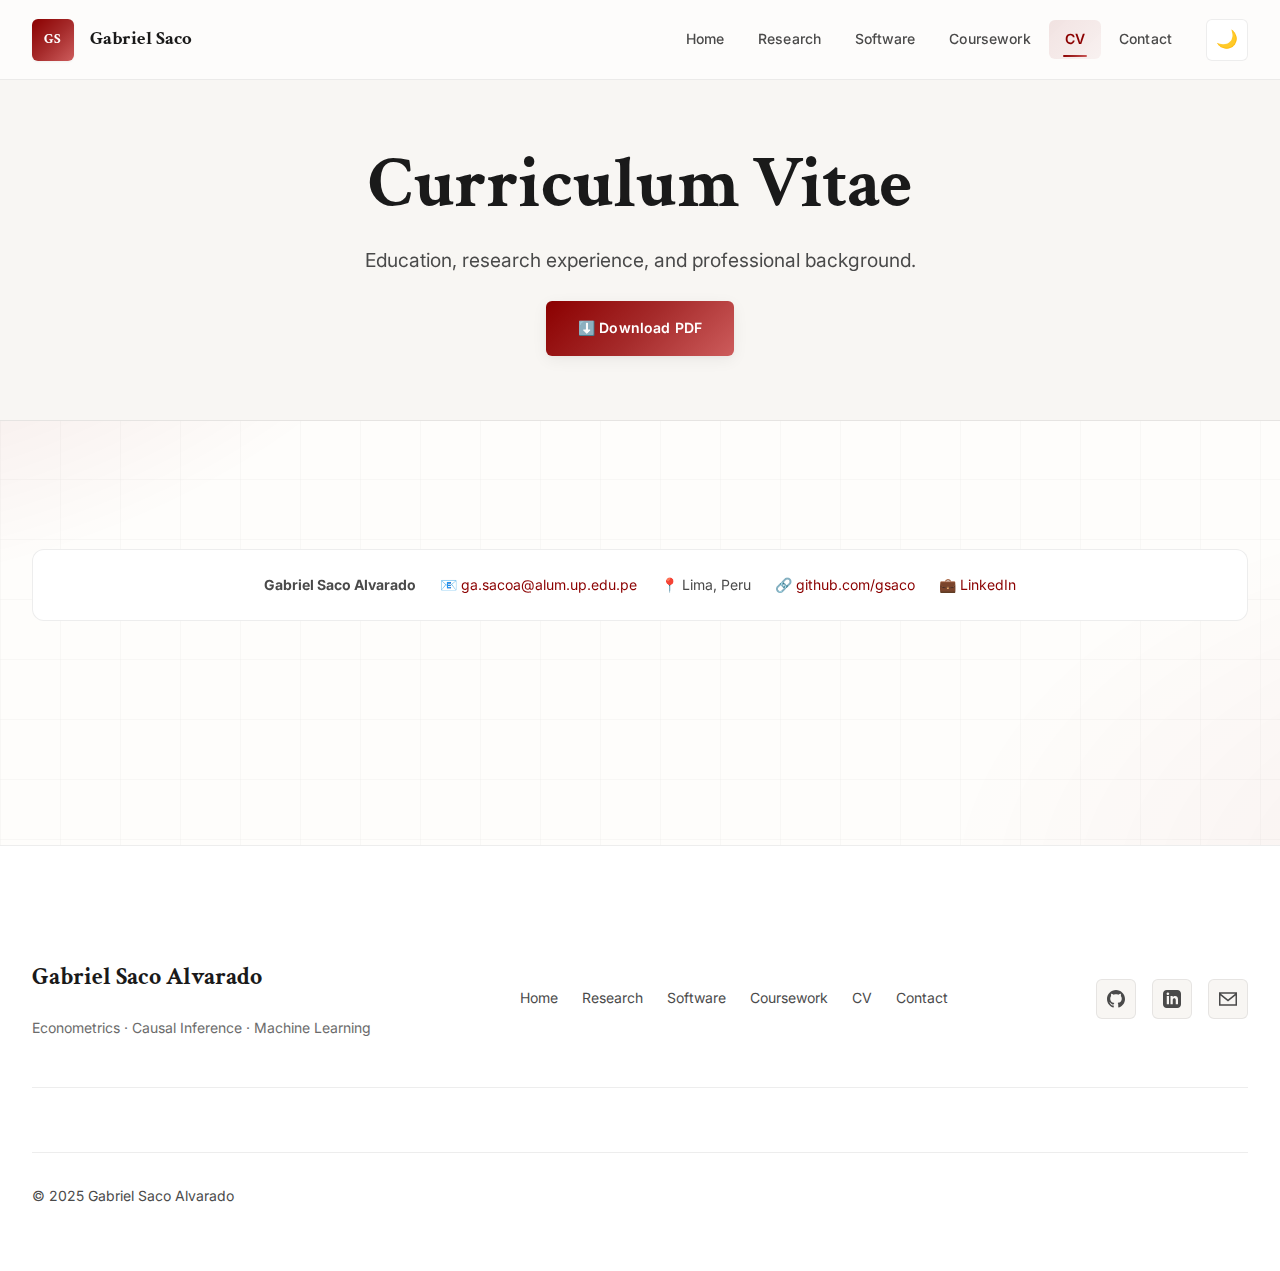
<file: cv.html>
<!DOCTYPE html>
<html lang="en">
<head>
  <meta charset="utf-8">
  <meta name="viewport" content="width=device-width, initial-scale=1">
  <title>CV — Gabriel Saco Alvarado</title>
  <meta name="description" content="Curriculum Vitae of Gabriel Saco Alvarado: education, research experience, skills, and qualifications.">

  <link rel="preconnect" href="https://fonts.googleapis.com">
  <link rel="preconnect" href="https://fonts.gstatic.com" crossorigin>
  <link href="https://fonts.googleapis.com/css2?family=Crimson+Text:wght@400;600;700&family=Inter:wght@400;500;600;700&family=JetBrains+Mono:wght@400;500&display=swap" rel="stylesheet">
  <link rel="stylesheet" href="assets/css/style.css">
</head>
<body>
  <div class="bg-animated"></div>

  <!-- Navigation -->
  <header class="navbar">
    <div class="container navbar-inner">
      <a href="index.html" class="navbar-brand">
        <span class="brand-icon">GS</span>
        <span>Gabriel Saco</span>
      </a>
      <button class="menu-toggle" aria-label="Toggle menu" aria-expanded="false">
        <span></span><span></span><span></span>
      </button>
      <nav class="navbar-menu">
        <a href="index.html" class="navbar-link">Home</a>
        <a href="research.html" class="navbar-link">Research</a>
        <a href="software.html" class="navbar-link">Software</a>
        <a href="coursework.html" class="navbar-link">Coursework</a>
        <a href="cv.html" class="navbar-link active">CV</a>
        <a href="contact.html" class="navbar-link">Contact</a>
        <button class="theme-toggle" aria-label="Toggle dark mode">🌙</button>
      </nav>
    </div>
  </header>

  <!-- Page Header -->
  <section class="page-header">
    <div class="container">
      <h1 class="reveal">Curriculum Vitae</h1>
      <p class="lead reveal">Education, research experience, and professional background.</p>
      <div class="reveal" style="margin-top: var(--space-lg);">
        <a href="assets/doc/cv.pdf" class="btn btn-primary" download>
          ⬇️ Download PDF
        </a>
      </div>
    </div>
  </section>

  <!-- Contact Info -->
  <section class="section">
    <div class="container">
      <div class="cv-contact reveal">
        <div class="cv-contact-item">
          <strong>Gabriel Saco Alvarado</strong>
        </div>
        <div class="cv-contact-item">
          📧 <a href="mailto:ga.sacoa@alum.up.edu.pe">ga.sacoa@alum.up.edu.pe</a>
        </div>
        <div class="cv-contact-item">
          📍 Lima, Peru
        </div>
        <div class="cv-contact-item">
          🔗 <a href="https://github.com/gsaco" target="_blank">github.com/gsaco</a>
        </div>
        <div class="cv-contact-item">
          💼 <a href="https://www.linkedin.com/in/gabriel-saco-884b1630b/" target="_blank">LinkedIn</a>
        </div>
      </div>
    </div>
  </section>

  <!-- Footer -->
  <footer class="footer">
    <div class="container">
      <div class="footer-compact">
        <div class="footer-info">
          <div class="footer-brand-name">Gabriel Saco Alvarado</div>
          <p class="footer-tagline">Econometrics · Causal Inference · Machine Learning</p>
        </div>

        <div class="footer-links-row">
          <a href="index.html">Home</a>
          <a href="research.html">Research</a>
          <a href="software.html">Software</a>
          <a href="coursework.html">Coursework</a>
          <a href="cv.html">CV</a>
          <a href="contact.html">Contact</a>
        </div>

        <div class="footer-social">
          <a href="https://github.com/gsaco" target="_blank" aria-label="GitHub">
            <svg width="20" height="20" viewBox="0 0 24 24" fill="currentColor"><path d="M12 0c-6.626 0-12 5.373-12 12 0 5.302 3.438 9.8 8.207 11.387.599.111.793-.261.793-.577v-2.234c-3.338.726-4.033-1.416-4.033-1.416-.546-1.387-1.333-1.756-1.333-1.756-1.089-.745.083-.729.083-.729 1.205.084 1.839 1.237 1.839 1.237 1.07 1.834 2.807 1.304 3.492.997.107-.775.418-1.305.762-1.604-2.665-.305-5.467-1.334-5.467-5.931 0-1.311.469-2.381 1.236-3.221-.124-.303-.535-1.524.117-3.176 0 0 1.008-.322 3.301 1.23.957-.266 1.983-.399 3.003-.404 1.02.005 2.047.138 3.006.404 2.291-1.552 3.297-1.23 3.297-1.23.653 1.653.242 2.874.118 3.176.77.84 1.235 1.911 1.235 3.221 0 4.609-2.807 5.624-5.479 5.921.43.372.823 1.102.823 2.222v3.293c0 .319.192.694.801.576 4.765-1.589 8.199-6.086 8.199-11.386 0-6.627-5.373-12-12-12z"/></svg>
          </a>
          <a href="https://www.linkedin.com/in/gabriel-saco-884b1630b/" target="_blank" aria-label="LinkedIn">
            <svg width="20" height="20" viewBox="0 0 24 24" fill="currentColor"><path d="M19 0h-14c-2.761 0-5 2.239-5 5v14c0 2.761 2.239 5 5 5h14c2.762 0 5-2.239 5-5v-14c0-2.761-2.238-5-5-5zm-11 19h-3v-11h3v11zm-1.5-12.268c-.966 0-1.75-.79-1.75-1.764s.784-1.764 1.75-1.764 1.75.79 1.75 1.764-.783 1.764-1.75 1.764zm13.5 12.268h-3v-5.604c0-3.368-4-3.113-4 0v5.604h-3v-11h3v1.765c1.396-2.586 7-2.777 7 2.476v6.759z"/></svg>
          </a>
          <a href="mailto:ga.sacoa@alum.up.edu.pe" aria-label="Email">
            <svg width="20" height="20" viewBox="0 0 24 24" fill="currentColor"><path d="M0 3v18h24v-18h-24zm21.518 2l-9.518 7.713-9.518-7.713h19.036zm-19.518 14v-11.817l10 8.104 10-8.104v11.817h-20z"/></svg>
          </a>
        </div>
      </div>

      <div class="footer-bottom">
        <p>&copy; 2025 Gabriel Saco Alvarado</p>
      </div>
    </div>
  </footer>

  <button class="back-to-top" aria-label="Back to top">↑</button>

  <script src="assets/js/main.js"></script>
</body>
</html>
</file>
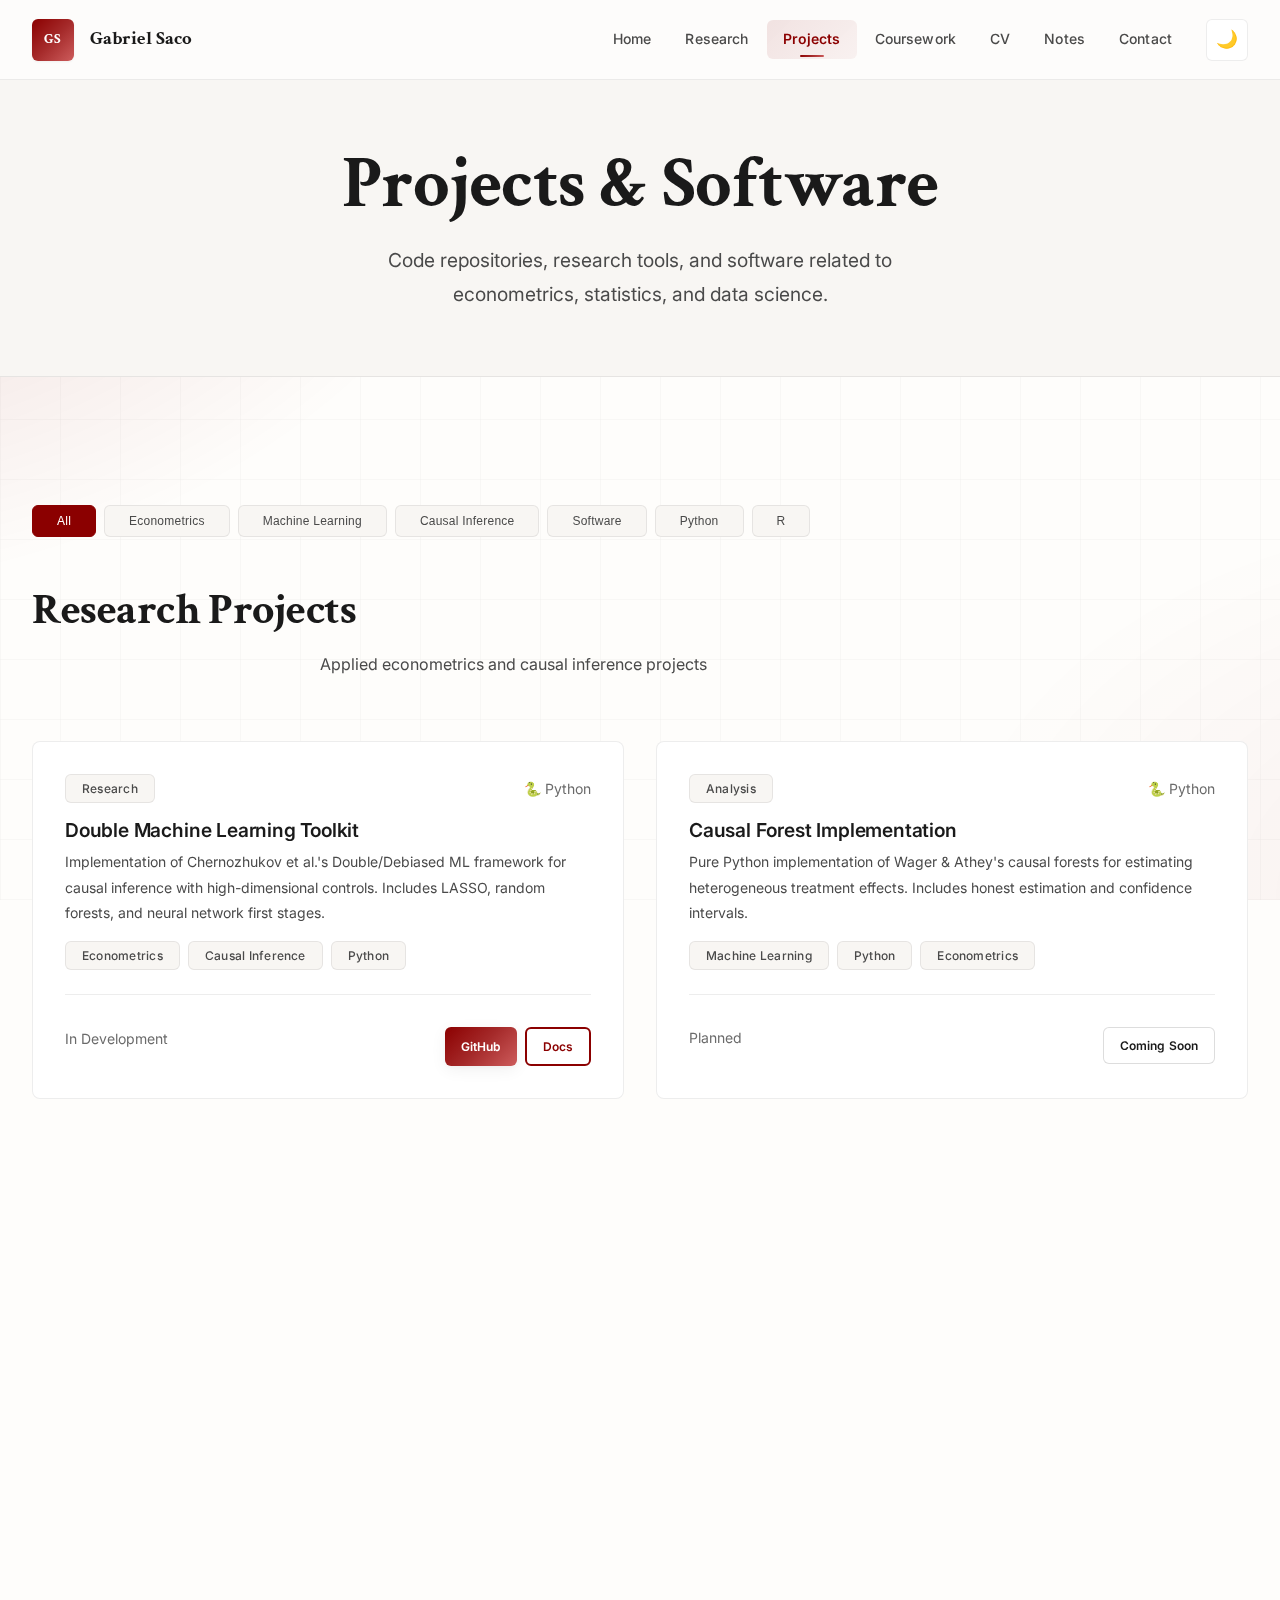
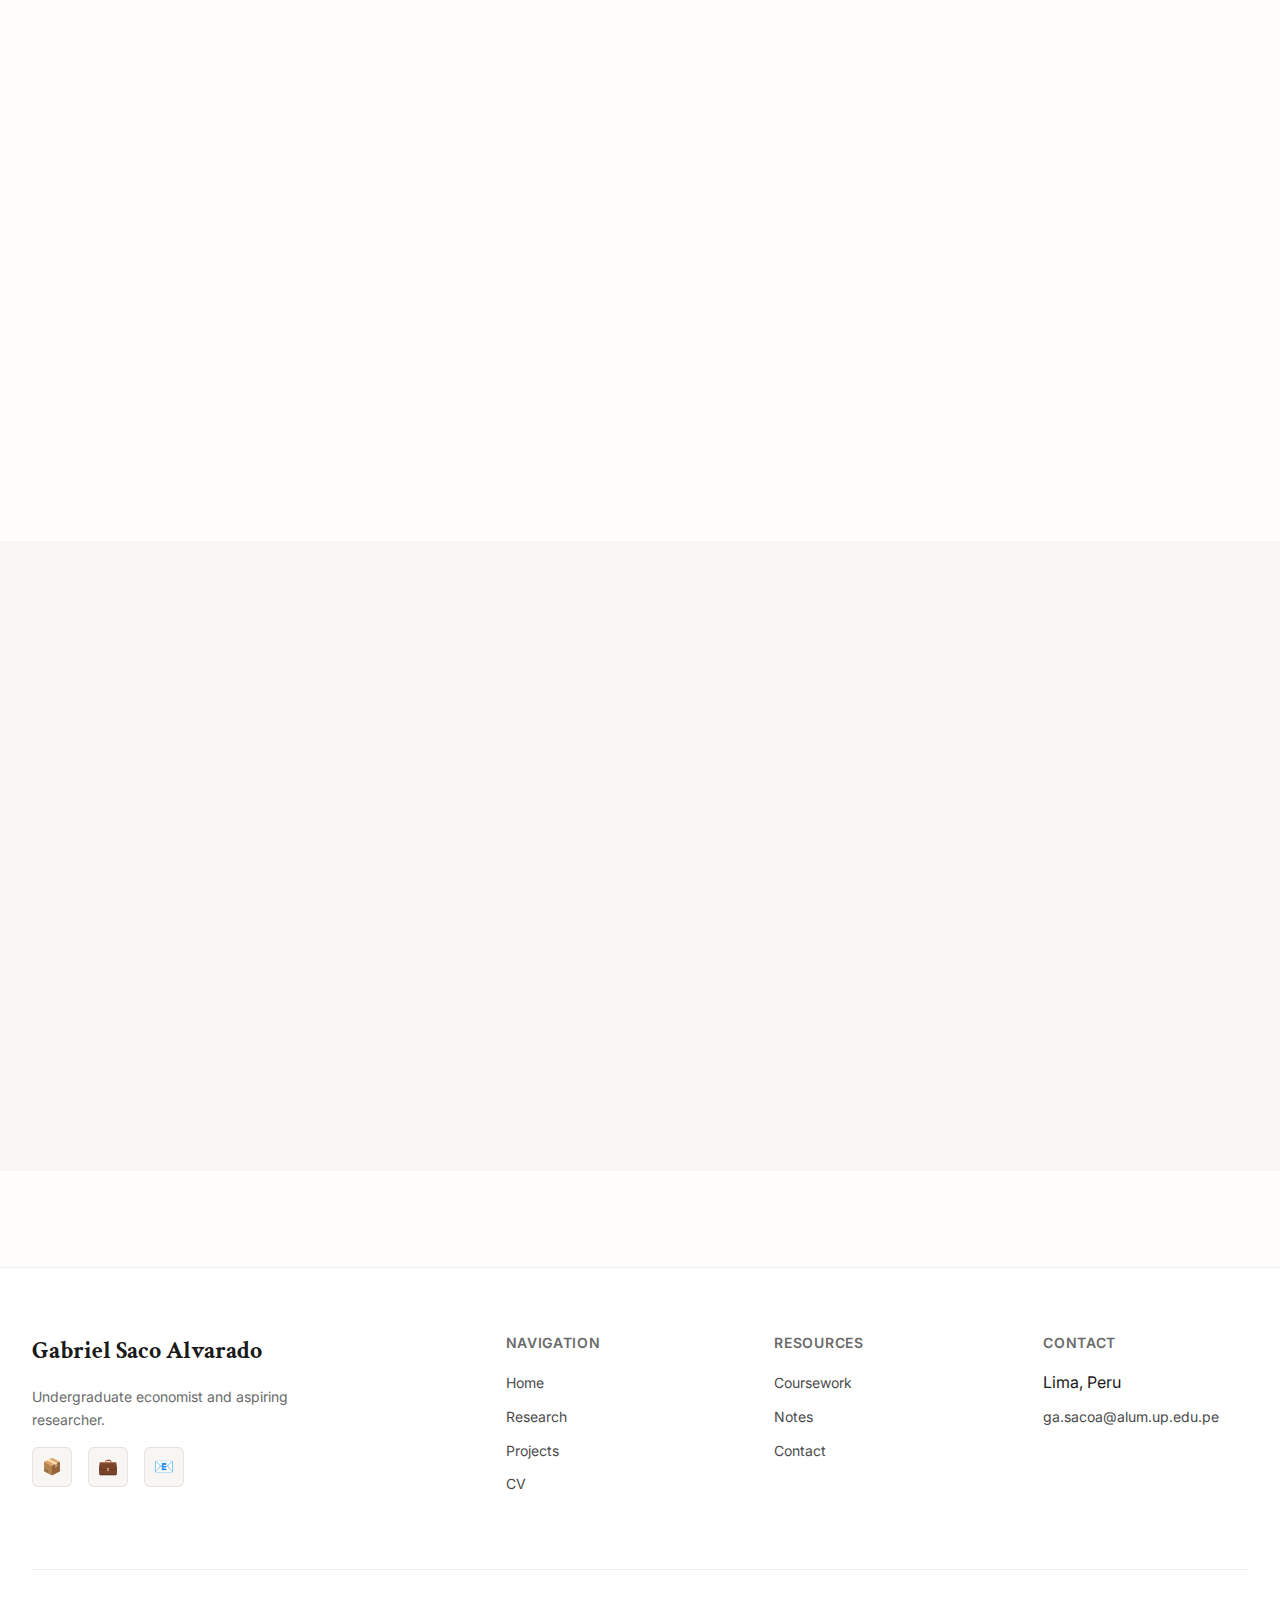
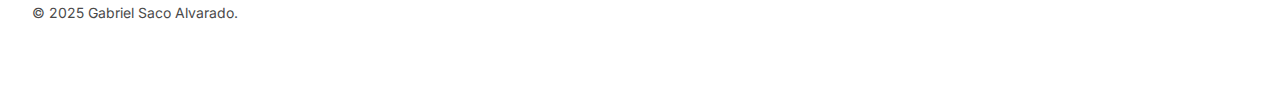
<file: projects.html>
<!DOCTYPE html>
<html lang="en">
<head>
  <meta charset="utf-8">
  <meta name="viewport" content="width=device-width, initial-scale=1">
  <title>Projects & Software — Gabriel Saco Alvarado</title>
  <meta name="description" content="Software projects, code repositories, and tools for econometrics and causal inference.">

  <link rel="preconnect" href="https://fonts.googleapis.com">
  <link rel="preconnect" href="https://fonts.gstatic.com" crossorigin>
  <link href="https://fonts.googleapis.com/css2?family=Crimson+Text:wght@400;600;700&family=Inter:wght@400;500;600;700&family=JetBrains+Mono:wght@400;500&display=swap" rel="stylesheet">
  <link rel="stylesheet" href="assets/css/style.css">
</head>
<body>
  <div class="bg-animated"></div>

  <!-- Navigation -->
  <header class="navbar">
    <div class="container navbar-inner">
      <a href="index.html" class="navbar-brand">
        <span class="brand-icon">GS</span>
        <span>Gabriel Saco</span>
      </a>
      <button class="menu-toggle" aria-label="Toggle menu" aria-expanded="false">
        <span></span><span></span><span></span>
      </button>
      <nav class="navbar-menu">
        <a href="index.html" class="navbar-link">Home</a>
        <a href="research.html" class="navbar-link">Research</a>
        <a href="projects.html" class="navbar-link active">Projects</a>
        <a href="coursework.html" class="navbar-link">Coursework</a>
        <a href="cv.html" class="navbar-link">CV</a>
        <a href="notes.html" class="navbar-link">Notes</a>
        <a href="contact.html" class="navbar-link">Contact</a>
        <button class="theme-toggle" aria-label="Toggle dark mode">🌙</button>
      </nav>
    </div>
  </header>

  <!-- Page Header -->
  <section class="page-header">
    <div class="container">
      <h1 class="reveal">Projects & Software</h1>
      <p class="lead reveal">Code repositories, research tools, and software related to econometrics, statistics, and data science.</p>
    </div>
  </section>

  <!-- Main Content -->
  <section class="section" data-filter-container>
    <div class="container">
      <!-- Filter Tags -->
      <div class="tags-container reveal">
        <button class="tag tag-filter active" data-filter-tag="all">All</button>
        <button class="tag tag-filter" data-filter-tag="econometrics">Econometrics</button>
        <button class="tag tag-filter" data-filter-tag="machine learning">Machine Learning</button>
        <button class="tag tag-filter" data-filter-tag="causal inference">Causal Inference</button>
        <button class="tag tag-filter" data-filter-tag="software">Software</button>
        <button class="tag tag-filter" data-filter-tag="python">Python</button>
        <button class="tag tag-filter" data-filter-tag="r">R</button>
      </div>

      <!-- Research Projects -->
      <div class="section-header reveal" style="text-align: left; margin-top: var(--space-2xl);">
        <h2>Research Projects</h2>
        <p>Applied econometrics and causal inference projects</p>
      </div>

      <div class="grid grid-2 stagger mb-2xl">
        <div class="card project-card reveal" data-filter-item="econometrics, causal inference, python">
          <div class="card-header flex justify-between items-center">
            <span class="tag">Research</span>
            <span class="text-muted text-sm">🐍 Python</span>
          </div>
          <h3 class="card-title">Double Machine Learning Toolkit</h3>
          <p class="card-content">
            Implementation of Chernozhukov et al.'s Double/Debiased ML framework for causal inference 
            with high-dimensional controls. Includes LASSO, random forests, and neural network first stages.
          </p>
          <div class="card-tags">
            <span class="tag">Econometrics</span>
            <span class="tag">Causal Inference</span>
            <span class="tag">Python</span>
          </div>
          <div class="card-footer">
            <span class="text-muted text-sm">In Development</span>
            <div class="card-links">
              <a href="#" class="btn btn-sm btn-primary">GitHub</a>
              <a href="#" class="btn btn-sm btn-outline">Docs</a>
            </div>
          </div>
        </div>

        <div class="card project-card reveal" data-filter-item="machine learning, python, econometrics">
          <div class="card-header flex justify-between items-center">
            <span class="tag">Analysis</span>
            <span class="text-muted text-sm">🐍 Python</span>
          </div>
          <h3 class="card-title">Causal Forest Implementation</h3>
          <p class="card-content">
            Pure Python implementation of Wager & Athey's causal forests for estimating heterogeneous 
            treatment effects. Includes honest estimation and confidence intervals.
          </p>
          <div class="card-tags">
            <span class="tag">Machine Learning</span>
            <span class="tag">Python</span>
            <span class="tag">Econometrics</span>
          </div>
          <div class="card-footer">
            <span class="text-muted text-sm">Planned</span>
            <div class="card-links">
              <a href="#" class="btn btn-sm btn-secondary">Coming Soon</a>
            </div>
          </div>
        </div>

        <div class="card project-card reveal" data-filter-item="causal inference, r, econometrics">
          <div class="card-header flex justify-between items-center">
            <span class="tag">Research</span>
            <span class="text-muted text-sm">📊 R</span>
          </div>
          <h3 class="card-title">Synthetic Control Methods</h3>
          <p class="card-content">
            R scripts and notebooks for implementing synthetic control methods following Abadie et al. 
            Includes placebo tests, sensitivity analysis, and visualization tools.
          </p>
          <div class="card-tags">
            <span class="tag">Causal Inference</span>
            <span class="tag">R</span>
            <span class="tag">Econometrics</span>
          </div>
          <div class="card-footer">
            <span class="text-muted text-sm">In Development</span>
            <div class="card-links">
              <a href="#" class="btn btn-sm btn-primary">GitHub</a>
            </div>
          </div>
        </div>

        <div class="card project-card reveal" data-filter-item="econometrics, python, machine learning">
          <div class="card-header flex justify-between items-center">
            <span class="tag">Replication</span>
            <span class="text-muted text-sm">🐍 Python</span>
          </div>
          <h3 class="card-title">Econometrics Paper Replications</h3>
          <p class="card-content">
            Collection of Jupyter notebooks replicating key results from influential econometrics papers. 
            Focus on causal inference and machine learning methods.
          </p>
          <div class="card-tags">
            <span class="tag">Econometrics</span>
            <span class="tag">Python</span>
            <span class="tag">Machine Learning</span>
          </div>
          <div class="card-footer">
            <span class="text-muted text-sm">Ongoing</span>
            <div class="card-links">
              <a href="#" class="btn btn-sm btn-primary">GitHub</a>
            </div>
          </div>
        </div>
      </div>

      <!-- Software & Tools -->
      <div class="section-header reveal" style="text-align: left;">
        <h2>Software & Tools</h2>
        <p>Packages, utilities, and data pipelines</p>
      </div>

      <div class="grid grid-3 stagger">
        <div class="card reveal" data-filter-item="software, python">
          <div class="card-icon">📦</div>
          <h4 class="card-title">econml-utils</h4>
          <p class="card-content text-sm">
            Helper utilities for the EconML library. Includes preprocessing, diagnostics, and visualization functions.
          </p>
          <div class="card-tags">
            <span class="tag">Software</span>
            <span class="tag">Python</span>
          </div>
          <div class="mt-md">
            <a href="#" class="btn btn-sm btn-outline">GitHub</a>
          </div>
        </div>

        <div class="card reveal" data-filter-item="software, r">
          <div class="card-icon">📊</div>
          <h4 class="card-title">did-toolkit</h4>
          <p class="card-content text-sm">
            R package for difference-in-differences analysis with staggered adoption. Event studies and diagnostics.
          </p>
          <div class="card-tags">
            <span class="tag">Software</span>
            <span class="tag">R</span>
          </div>
          <div class="mt-md">
            <a href="#" class="btn btn-sm btn-outline">GitHub</a>
          </div>
        </div>

        <div class="card reveal" data-filter-item="software, python">
          <div class="card-icon">🔧</div>
          <h4 class="card-title">data-pipeline</h4>
          <p class="card-content text-sm">
            Reproducible data pipelines for econometric research. Includes cleaning, transformation, and documentation.
          </p>
          <div class="card-tags">
            <span class="tag">Software</span>
            <span class="tag">Python</span>
          </div>
          <div class="mt-md">
            <a href="#" class="btn btn-sm btn-outline">GitHub</a>
          </div>
        </div>
      </div>
    </div>
  </section>

  <!-- Tech Stack -->
  <section class="section" style="background: var(--bg-tertiary);">
    <div class="container">
      <div class="section-header reveal">
        <h2>Tech Stack</h2>
        <p>Languages and tools I use for research and development</p>
      </div>

      <div class="grid grid-4 stagger">
        <div class="card reveal" style="text-align: center;">
          <div style="font-size: 2.5rem; margin-bottom: var(--space-md);">🐍</div>
          <h4>Python</h4>
          <p class="text-sm text-muted">NumPy, Pandas, Scikit-learn, Statsmodels, EconML</p>
        </div>
        <div class="card reveal" style="text-align: center;">
          <div style="font-size: 2.5rem; margin-bottom: var(--space-md);">📊</div>
          <h4>R</h4>
          <p class="text-sm text-muted">tidyverse, fixest, did, rdrobust, grf</p>
        </div>
        <div class="card reveal" style="text-align: center;">
          <div style="font-size: 2.5rem; margin-bottom: var(--space-md);">📈</div>
          <h4>Stata</h4>
          <p class="text-sm text-muted">Econometric analysis and data management</p>
        </div>
        <div class="card reveal" style="text-align: center;">
          <div style="font-size: 2.5rem; margin-bottom: var(--space-md);">📝</div>
          <h4>LaTeX</h4>
          <p class="text-sm text-muted">Academic writing and documentation</p>
        </div>
      </div>
    </div>
  </section>

  <!-- Footer -->
  <footer class="footer">
    <div class="container">
      <div class="footer-inner">
        <div class="footer-brand">
          <div class="footer-brand-name">Gabriel Saco Alvarado</div>
          <p>Undergraduate economist and aspiring researcher.</p>
          <div class="footer-social">
            <a href="#" aria-label="GitHub">📦</a>
            <a href="#" aria-label="LinkedIn">💼</a>
            <a href="mailto:ga.sacoa@alum.up.edu.pe" aria-label="Email">📧</a>
          </div>
        </div>
        <div>
          <div class="footer-heading">Navigation</div>
          <ul class="footer-links">
            <li><a href="index.html">Home</a></li>
            <li><a href="research.html">Research</a></li>
            <li><a href="projects.html">Projects</a></li>
            <li><a href="cv.html">CV</a></li>
          </ul>
        </div>
        <div>
          <div class="footer-heading">Resources</div>
          <ul class="footer-links">
            <li><a href="coursework.html">Coursework</a></li>
            <li><a href="notes.html">Notes</a></li>
            <li><a href="contact.html">Contact</a></li>
          </ul>
        </div>
        <div>
          <div class="footer-heading">Contact</div>
          <ul class="footer-links">
            <li>Lima, Peru</li>
            <li><a href="mailto:ga.sacoa@alum.up.edu.pe">ga.sacoa@alum.up.edu.pe</a></li>
          </ul>
        </div>
      </div>
      <div class="footer-bottom">
        <p>&copy; 2025 Gabriel Saco Alvarado.</p>
      </div>
    </div>
  </footer>

  <button class="back-to-top" aria-label="Back to top">↑</button>
  <script src="assets/js/main.js"></script>
</body>
</html>
</file>
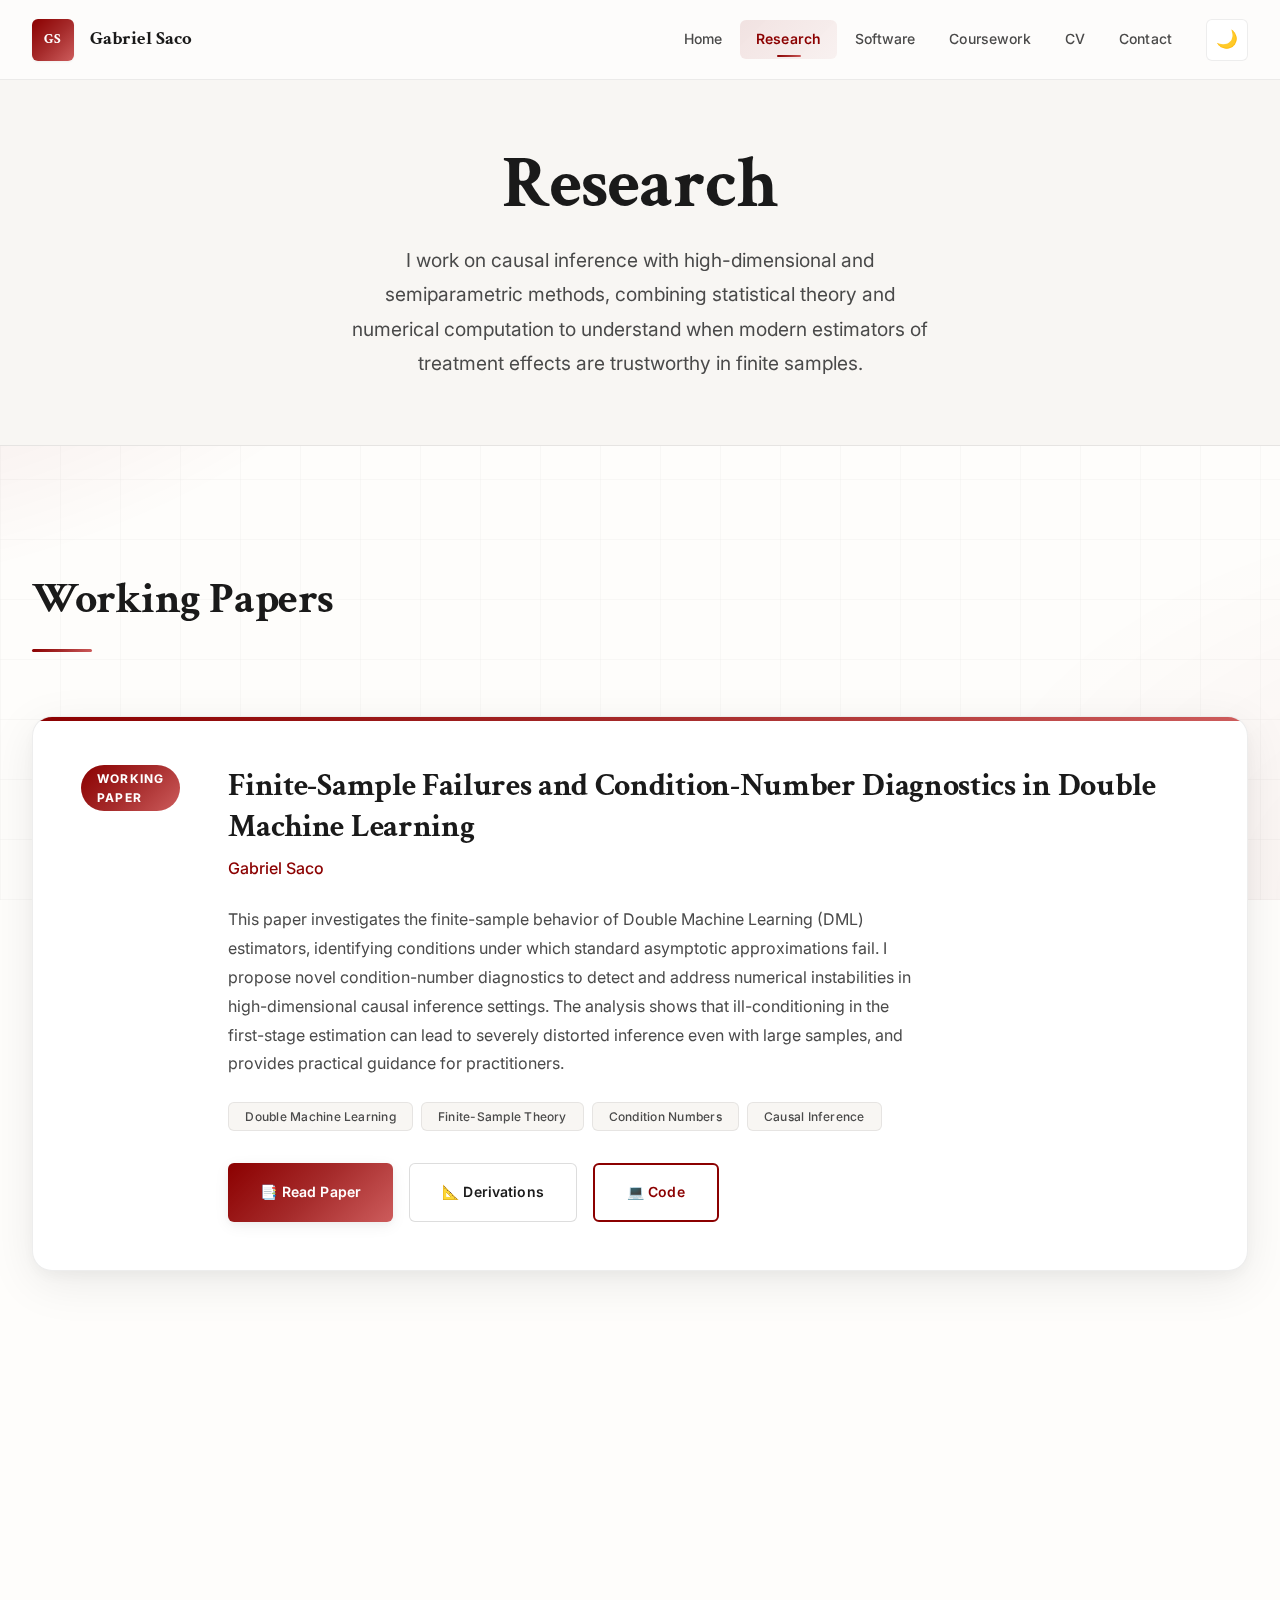
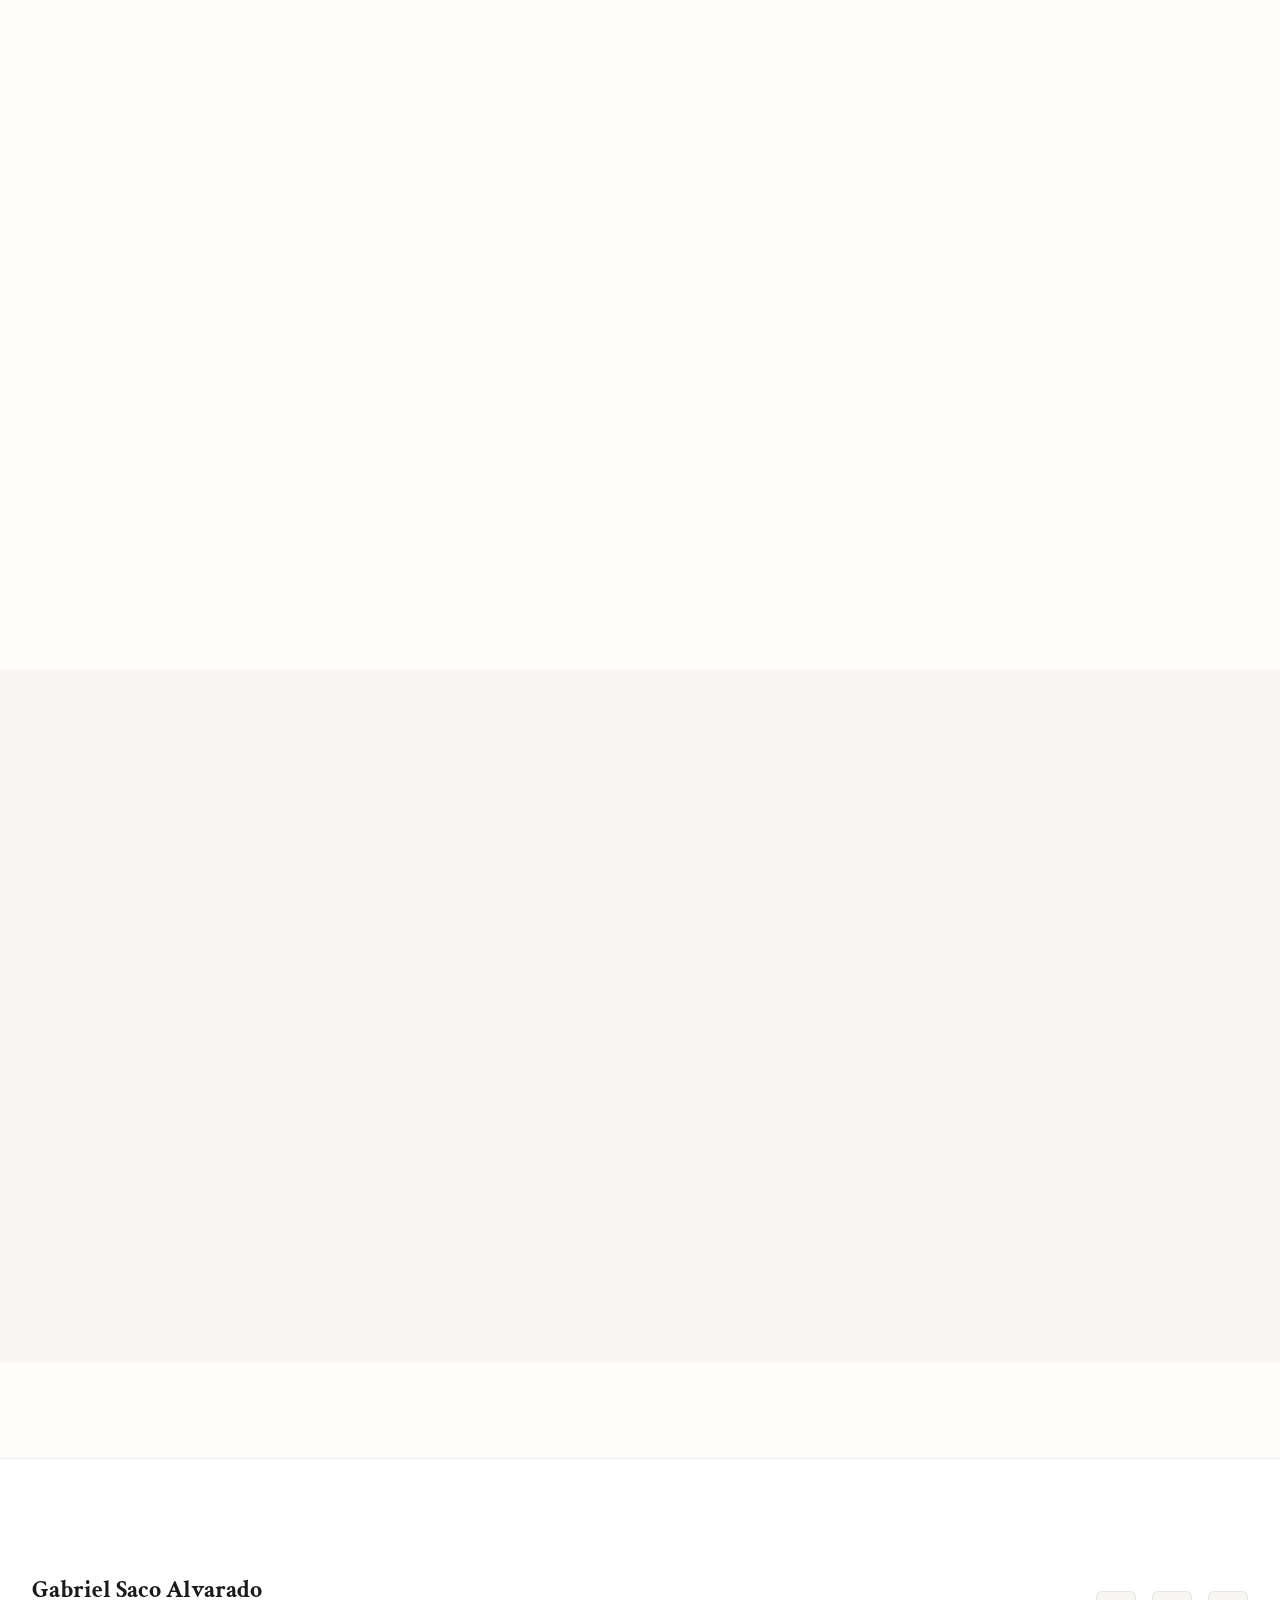
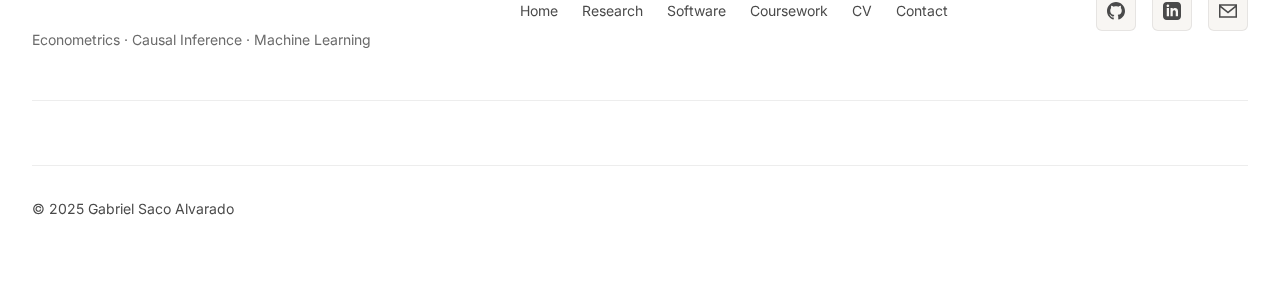
<file: research.html>
<!DOCTYPE html>
<html lang="en">
<head>
  <meta charset="utf-8">
  <meta name="viewport" content="width=device-width, initial-scale=1">
  <title>Research — Gabriel Saco Alvarado</title>
  <meta name="description" content="Research interests, working papers, and RA projects in econometrics, causal inference, and statistical learning.">

  <link rel="preconnect" href="https://fonts.googleapis.com">
  <link rel="preconnect" href="https://fonts.gstatic.com" crossorigin>
  <link href="https://fonts.googleapis.com/css2?family=Crimson+Text:wght@400;600;700&family=Inter:wght@400;500;600;700&family=JetBrains+Mono:wght@400;500&display=swap" rel="stylesheet">
  <link rel="stylesheet" href="assets/css/style.css">
</head>
<body>
  <div class="bg-animated"></div>

  <!-- Navigation -->
  <header class="navbar">
    <div class="container navbar-inner">
      <a href="index.html" class="navbar-brand">
        <span class="brand-icon">GS</span>
        <span>Gabriel Saco</span>
      </a>
      <button class="menu-toggle" aria-label="Toggle menu" aria-expanded="false">
        <span></span><span></span><span></span>
      </button>
      <nav class="navbar-menu">
        <a href="index.html" class="navbar-link">Home</a>
        <a href="research.html" class="navbar-link active">Research</a>
        <a href="software.html" class="navbar-link">Software</a>
        <a href="coursework.html" class="navbar-link">Coursework</a>
        <a href="cv.html" class="navbar-link">CV</a>
        <a href="contact.html" class="navbar-link">Contact</a>
        <button class="theme-toggle" aria-label="Toggle dark mode">🌙</button>
      </nav>
    </div>
  </header>

  <!-- Page Header -->
  <section class="page-header">
    <div class="container">
      <h1 class="reveal">Research</h1>
      <p class="lead reveal">
      I work on causal inference with high-dimensional and semiparametric methods, 
      combining statistical theory and numerical computation to understand when modern 
      estimators of treatment effects are trustworthy in finite samples.
    </p>

    </div>
  </section>

  <!-- Working Papers -->
  <section class="section">
    <div class="container">
      <div class="section-header reveal" style="text-align: left;">
        <h2>Working Papers</h2>
        <div class="academic-line"></div>
      </div>

      <div class="featured-paper reveal">
        <div class="featured-paper-header">
          <span class="featured-paper-badge">Working Paper</span>
        </div>
        <div class="featured-paper-content">
          <h2 class="featured-paper-title">Finite-Sample Failures and Condition-Number Diagnostics in Double Machine Learning</h2>
          <p class="featured-paper-author">Gabriel Saco</p>
          <p class="featured-paper-abstract">
            This paper investigates the finite-sample behavior of Double Machine Learning (DML) estimators, 
            identifying conditions under which standard asymptotic approximations fail. I propose novel 
            condition-number diagnostics to detect and address numerical instabilities in high-dimensional 
            causal inference settings. The analysis shows that ill-conditioning in the first-stage estimation 
            can lead to severely distorted inference even with large samples, and provides practical guidance 
            for practitioners.
          </p>
          <div class="featured-paper-tags">
            <span class="tag">Double Machine Learning</span>
            <span class="tag">Finite-Sample Theory</span>
            <span class="tag">Condition Numbers</span>
            <span class="tag">Causal Inference</span>
          </div>
          <div class="featured-paper-buttons">
            <a href="assets/doc/condtion-dml.pdf" class="btn btn-primary" target="_blank">
              📑 Read Paper
            </a>
            <a href="assets/doc/derivations.pdf" class="btn btn-secondary" target="_blank">
              📐 Derivations
            </a>
            <a href="software.html" class="btn btn-outline">
              💻 Code
            </a>
          </div>
        </div>
      </div>

      <div class="featured-paper reveal" style="margin-top: var(--space-xl);">
        <div class="featured-paper-header">
          <span class="featured-paper-badge">Working Paper</span>
        </div>
        <div class="featured-paper-content">
          <h2 class="featured-paper-title">Economic Freedom Shocks: Global Evidence of Asymmetric and Nonlinear Effects</h2>
          <p class="featured-paper-author">Gabriel Saco</p>
          <p class="featured-paper-abstract">
            This paper estimates impulse-response functions of output to discrete economic freedom shocks 
            using panel Local Projections (Jordà, 2005). I construct cumulative shock measures from the EFW index 
            and decompose them into positive (pro-market reform) and negative (institutional deterioration) episodes. 
            The identification leverages country and year fixed effects with parsimonious macro controls, exploiting 
            quasi-exogenous institutional variation. I allow asymmetric dynamics: positive and negative shocks 
            differ in magnitude, speed and persistence, with effects depending on shock size and initial institutional conditions.
          </p>
          <div class="featured-paper-tags">
            <span class="tag">Local Projections</span>
            <span class="tag">Asymmetric Effects</span>
            <span class="tag">Nonlinear Dynamics</span>
            <span class="tag">Panel Data</span>
          </div>
          <div class="featured-paper-buttons">
            <a href="assets/doc/lp.pdf" class="btn btn-primary" target="_blank">
              📑 Read Paper
            </a>
          </div>
        </div>
      </div>
    </div>
  </section>

  <!-- Research Assistantship -->
  <section class="section" style="background: var(--bg-tertiary);">
    <div class="container">
      <div class="section-header reveal" style="text-align: left;">
        <h2>Research Assistantship</h2>
        <div class="academic-line"></div>
      </div>

      <div class="ra-card reveal">
        <div class="ra-header">
          <div>
            <h3 class="ra-title">Research Assistant</h3>
            <p class="ra-org">Centro de Investigación, Universidad del Pacífico (CIUP)</p>
          </div>
          <span class="ra-date">Jan 2025 – Present</span>
        </div>
        <div class="ra-content">
          <p class="ra-supervisor">
            Supervisor: <strong>Prof. Joanna Kámiche (PhD UConn)</strong>
          </p>
          <p class="ra-desc">
            I work on agricultural economics projects with a strong focus on econometric methods and computation. 
            I use stochastic frontier models, propensity-score–based causal inference and the integration of satellite 
            imagery with survey microdata to study productivity and treatment effects. My work includes:
          </p>
          <ul class="ra-tasks">
            <li>Specifying and estimating stochastic frontier and related panel models to measure productivity and efficiency</li>
            <li>Implementing propensity-score methods for causal inference (matching, weighting, and doubly robust estimators)</li>
            <li>Building reproducible data and estimation pipelines in Stata, R, and Python for large survey and satellite datasets</li>
            <li>Running Monte Carlo experiments and bootstrap procedures to assess finite-sample performance and robustness</li>
            <li>Producing diagnostic tables and figures (overlap, balance, sensitivity) and typesetting them in LaTeX</li>
          </ul>
          <div class="ra-tags">
            <span class="tag">Causal Inference</span>
            <span class="tag">Stochastic Frontier Analysis</span>
            <span class="tag">Econometrics</span>
            <span class="tag">Satellite Data</span>
            <span class="tag">Survey Microdata</span>
            <span class="tag">Stata</span>
            <span class="tag">R</span>
            <span class="tag">Python</span>
            <span class="tag">LaTeX</span>
          </div>
        </div>
      </div>
    </div>
  </section>

  <!-- Research Interests -->
  <section class="section">
    <div class="container">
      <div class="section-header reveal">
        <h2>Research Interests</h2>
        <p>Core areas where I aim to contribute original research</p>
        <div class="academic-line center"></div>
      </div>

      <div class="grid grid-3 stagger">
        <div class="card reveal">
          <h3 class="card-title" style="color: var(--accent-primary);">Econometrics</h3>
          <p class="card-content">
            My primary interest lies in causal inference methodology. I work on:
          </p>
          <ul class="interest-list">
            <li><strong>Double/Debiased ML:</strong> Finite-sample properties, regularization, cross-fitting</li>
            <li><strong>Instrumental Variables:</strong> Weak identification, many instruments, JIVE</li>
            <li><strong>Panel Methods:</strong> Diff-in-diff with staggered adoption, synthetic control</li>
            <li><strong>Regression Discontinuity:</strong> Bandwidth selection, local polynomial estimation</li>
          </ul>
        </div>

        <div class="card reveal">
          <h3 class="card-title" style="color: var(--accent-primary);">Statistical Theory</h3>
          <p class="card-content">
            I am interested in the theoretical foundations of modern inference:
          </p>
          <ul class="interest-list">
            <li><strong>Semiparametric Efficiency:</strong> Influence functions, efficient estimation</li>
            <li><strong>High-Dimensional Inference:</strong> Post-selection inference, debiased LASSO</li>
            <li><strong>Asymptotic Theory:</strong> Uniform convergence, empirical processes</li>
            <li><strong>Bootstrap Methods:</strong> Wild bootstrap, cluster-robust inference</li>
          </ul>
        </div>

        <div class="card reveal">
          <h3 class="card-title" style="color: var(--accent-primary);">Causal Machine Learning</h3>
          <p class="card-content">
            I work on methods combining ML with causal inference:
          </p>
          <ul class="interest-list">
            <li><strong>Heterogeneous Effects:</strong> CATE estimation, causal forests, meta-learners</li>
            <li><strong>Policy Learning:</strong> Optimal treatment rules, regret bounds</li>
            <li><strong>Causal Discovery:</strong> Structure learning, interventional data</li>
            <li><strong>Representation Learning:</strong> Causal embeddings, disentanglement</li>
          </ul>
        </div>
      </div>
    </div>
  </section>

  <!-- Research Agenda -->
  <section class="section" style="background: var(--bg-tertiary);">
    <div class="container">
      <div class="section-header reveal">
        <h2>Research Agenda</h2>
        <p>Directions I aim to pursue in graduate studies</p>
        <div class="academic-line center"></div>
      </div>

      <div class="grid grid-2 stagger">
        <div class="card reveal">
          <h4 class="card-title">Methodological</h4>
          <ul class="agenda-list">
            <li>Finite-sample corrections for DML in ill-conditioned settings</li>
            <li>Valid inference after cross-validation-based model selection</li>
            <li>Bootstrap methods for high-dimensional causal estimators</li>
            <li>Sensitivity analysis for unobserved confounding with ML</li>
          </ul>
        </div>

        <div class="card reveal">
          <h4 class="card-title">Applied</h4>
          <ul class="agenda-list">
            <li>Heterogeneous effects of education policy interventions</li>
            <li>Optimal targeting of social programs using CATE</li>
            <li>Deep Learning in equilibrium models</li>
            <li>Machine Learning in Economics</li>
          </ul>
        </div>
      </div>
    </div>
  </section>

  <!-- Footer -->
  <footer class="footer">
    <div class="container">
      <div class="footer-compact">
        <div class="footer-info">
          <div class="footer-brand-name">Gabriel Saco Alvarado</div>
          <p class="footer-tagline">Econometrics · Causal Inference · Machine Learning</p>
        </div>

        <div class="footer-links-row">
          <a href="index.html">Home</a>
          <a href="research.html">Research</a>
          <a href="software.html">Software</a>
          <a href="coursework.html">Coursework</a>
          <a href="cv.html">CV</a>
          <a href="contact.html">Contact</a>
        </div>

        <div class="footer-social">
          <a href="https://github.com/gsaco" target="_blank" aria-label="GitHub">
            <svg width="20" height="20" viewBox="0 0 24 24" fill="currentColor"><path d="M12 0c-6.626 0-12 5.373-12 12 0 5.302 3.438 9.8 8.207 11.387.599.111.793-.261.793-.577v-2.234c-3.338.726-4.033-1.416-4.033-1.416-.546-1.387-1.333-1.756-1.333-1.756-1.089-.745.083-.729.083-.729 1.205.084 1.839 1.237 1.839 1.237 1.07 1.834 2.807 1.304 3.492.997.107-.775.418-1.305.762-1.604-2.665-.305-5.467-1.334-5.467-5.931 0-1.311.469-2.381 1.236-3.221-.124-.303-.535-1.524.117-3.176 0 0 1.008-.322 3.301 1.23.957-.266 1.983-.399 3.003-.404 1.02.005 2.047.138 3.006.404 2.291-1.552 3.297-1.23 3.297-1.23.653 1.653.242 2.874.118 3.176.77.84 1.235 1.911 1.235 3.221 0 4.609-2.807 5.624-5.479 5.921.43.372.823 1.102.823 2.222v3.293c0 .319.192.694.801.576 4.765-1.589 8.199-6.086 8.199-11.386 0-6.627-5.373-12-12-12z"/></svg>
          </a>
          <a href="https://www.linkedin.com/in/gabriel-saco-884b1630b/" target="_blank" aria-label="LinkedIn">
            <svg width="20" height="20" viewBox="0 0 24 24" fill="currentColor"><path d="M19 0h-14c-2.761 0-5 2.239-5 5v14c0 2.761 2.239 5 5 5h14c2.762 0 5-2.239 5-5v-14c0-2.761-2.238-5-5-5zm-11 19h-3v-11h3v11zm-1.5-12.268c-.966 0-1.75-.79-1.75-1.764s.784-1.764 1.75-1.764 1.75.79 1.75 1.764-.783 1.764-1.75 1.764zm13.5 12.268h-3v-5.604c0-3.368-4-3.113-4 0v5.604h-3v-11h3v1.765c1.396-2.586 7-2.777 7 2.476v6.759z"/></svg>
          </a>
          <a href="mailto:ga.sacoa@alum.up.edu.pe" aria-label="Email">
            <svg width="20" height="20" viewBox="0 0 24 24" fill="currentColor"><path d="M0 3v18h24v-18h-24zm21.518 2l-9.518 7.713-9.518-7.713h19.036zm-19.518 14v-11.817l10 8.104 10-8.104v11.817h-20z"/></svg>
          </a>
        </div>
      </div>

      <div class="footer-bottom">
        <p>&copy; 2025 Gabriel Saco Alvarado</p>
      </div>
    </div>
  </footer>

  <button class="back-to-top" aria-label="Back to top">↑</button>

  <script src="assets/js/main.js"></script>
</body>
</html>
</file>
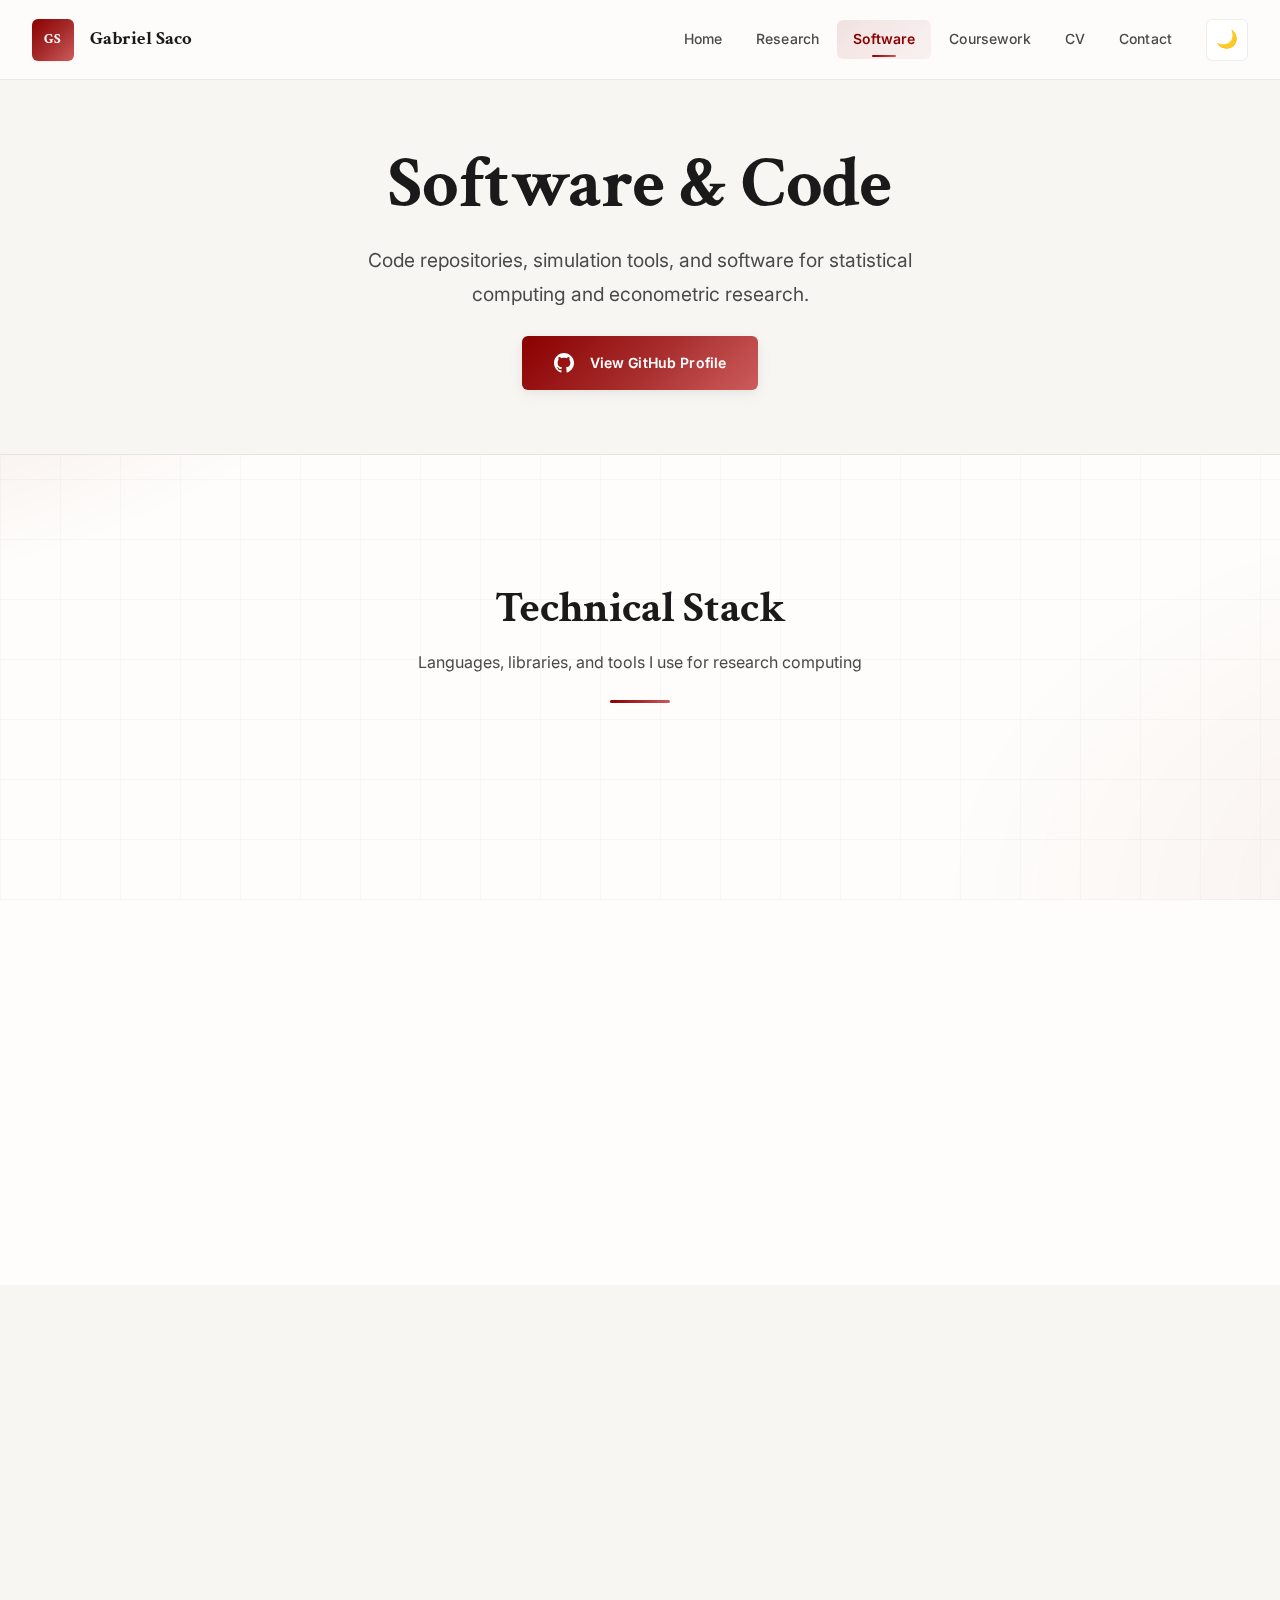
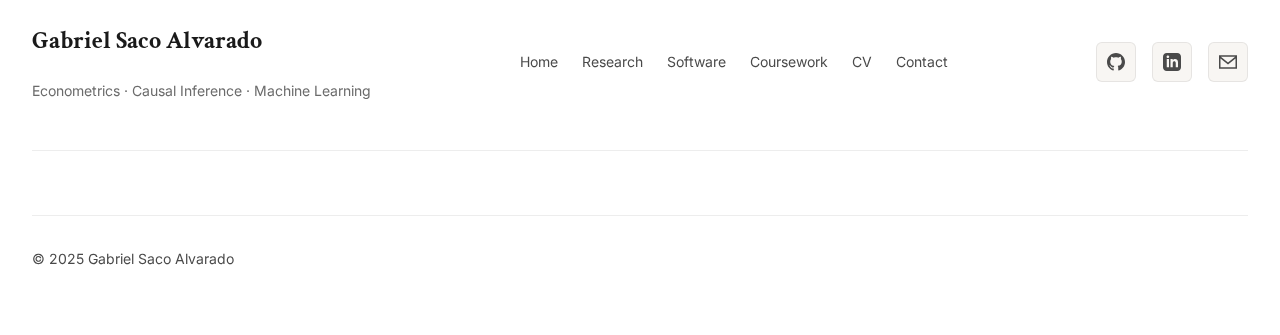
<file: software.html>
<!DOCTYPE html>
<html lang="en">
<head>
  <meta charset="utf-8">
  <meta name="viewport" content="width=device-width, initial-scale=1">
  <title>Software & Code — Gabriel Saco Alvarado</title>
  <meta name="description" content="Code repositories, simulation tools, and software for econometrics, causal inference, and statistical computing.">

  <link rel="preconnect" href="https://fonts.googleapis.com">
  <link rel="preconnect" href="https://fonts.gstatic.com" crossorigin>
  <link href="https://fonts.googleapis.com/css2?family=Crimson+Text:wght@400;600;700&family=Inter:wght@400;500;600;700&family=JetBrains+Mono:wght@400;500&display=swap" rel="stylesheet">
  <link rel="stylesheet" href="assets/css/style.css">
</head>
<body>
  <div class="bg-animated"></div>

  <!-- Navigation -->
  <header class="navbar">
    <div class="container navbar-inner">
      <a href="index.html" class="navbar-brand">
        <span class="brand-icon">GS</span>
        <span>Gabriel Saco</span>
      </a>
      <button class="menu-toggle" aria-label="Toggle menu" aria-expanded="false">
        <span></span><span></span><span></span>
      </button>
      <nav class="navbar-menu">
        <a href="index.html" class="navbar-link">Home</a>
        <a href="research.html" class="navbar-link">Research</a>
        <a href="software.html" class="navbar-link active">Software</a>
        <a href="coursework.html" class="navbar-link">Coursework</a>
        <a href="cv.html" class="navbar-link">CV</a>
        <a href="contact.html" class="navbar-link">Contact</a>
        <button class="theme-toggle" aria-label="Toggle dark mode">🌙</button>
      </nav>
    </div>
  </header>

  <!-- Page Header -->
  <section class="page-header">
    <div class="container">
      <h1 class="reveal">Software & Code</h1>
      <p class="lead reveal">Code repositories, simulation tools, and software for statistical computing and econometric research.</p>
      <div class="reveal" style="margin-top: var(--space-lg);">
        <a href="https://github.com/gsaco" class="btn btn-primary" target="_blank">
          <svg width="20" height="20" viewBox="0 0 24 24" fill="currentColor" style="margin-right: 8px;"><path d="M12 0c-6.626 0-12 5.373-12 12 0 5.302 3.438 9.8 8.207 11.387.599.111.793-.261.793-.577v-2.234c-3.338.726-4.033-1.416-4.033-1.416-.546-1.387-1.333-1.756-1.333-1.756-1.089-.745.083-.729.083-.729 1.205.084 1.839 1.237 1.839 1.237 1.07 1.834 2.807 1.304 3.492.997.107-.775.418-1.305.762-1.604-2.665-.305-5.467-1.334-5.467-5.931 0-1.311.469-2.381 1.236-3.221-.124-.303-.535-1.524.117-3.176 0 0 1.008-.322 3.301 1.23.957-.266 1.983-.399 3.003-.404 1.02.005 2.047.138 3.006.404 2.291-1.552 3.297-1.23 3.297-1.23.653 1.653.242 2.874.118 3.176.77.84 1.235 1.911 1.235 3.221 0 4.609-2.807 5.624-5.479 5.921.43.372.823 1.102.823 2.222v3.293c0 .319.192.694.801.576 4.765-1.589 8.199-6.086 8.199-11.386 0-6.627-5.373-12-12-12z"/></svg>
          View GitHub Profile
        </a>
      </div>
    </div>
  </section>

  <!-- Technical Stack -->
  <section class="section">
    <div class="container">
      <div class="section-header reveal">
        <h2>Technical Stack</h2>
        <p>Languages, libraries, and tools I use for research computing</p>
        <div class="academic-line center"></div>
      </div>

      <div class="grid grid-2 stagger">
        <div class="card reveal">
          <h4 class="card-title">Primary Languages</h4>
          <div class="tech-grid">
            <div class="tech-card">
              <span class="tech-emoji">🐍</span>
              <span class="tech-label">Python</span>
              <span class="tech-desc">NumPy, Pandas, Scikit-learn, PyTorch, Statsmodels</span>
            </div>
            <div class="tech-card">
              <span class="tech-emoji">📊</span>
              <span class="tech-label">R</span>
              <span class="tech-desc">tidyverse, fixest, grf, ggplot2</span>
            </div>
            <div class="tech-card">
              <span class="tech-emoji">📈</span>
              <span class="tech-label">Stata</span>
              <span class="tech-desc">Econometric analysis, panel data</span>
            </div>
            <div class="tech-card">
              <span class="tech-emoji">⚡</span>
              <span class="tech-label">Julia</span>
              <span class="tech-desc">High-performance computing, numerical methods</span>
            </div>
          </div>
        </div>

        <div class="card reveal">
          <h4 class="card-title">Development Tools</h4>
          <div class="tech-grid">
            <div class="tech-card">
              <span class="tech-emoji">📝</span>
              <span class="tech-label">LaTeX</span>
              <span class="tech-desc">Academic writing, technical documentation</span>
            </div>
            <div class="tech-card">
              <span class="tech-emoji">🔀</span>
              <span class="tech-label">Git</span>
              <span class="tech-desc">Version control, collaboration</span>
            </div>
            <div class="tech-card">
              <span class="tech-emoji">📓</span>
              <span class="tech-label">Jupyter</span>
              <span class="tech-desc">Interactive computing, notebooks</span>
            </div>
            <div class="tech-card">
              <span class="tech-emoji">🌐</span>
              <span class="tech-label">Hugging Face</span>
              <span class="tech-desc">Data access, integration with external services</span>
            </div>
          </div>
        </div>
      </div>
    </div>
  </section>

  <!-- Repositories: Causal ML & Econometrics -->
  <section class="section" style="background: var(--bg-tertiary);">
    <div class="container">
      <div class="section-header reveal">
        <h2>Causal ML & Econometrics</h2>
        <p>Double Machine Learning, treatment effects, and causal inference implementations</p>
        <div class="academic-line center"></div>
      </div>

      <div class="grid grid-2 stagger">
        <!-- DML_NN -->
        <div class="card repo-card reveal">
          <div class="repo-header">
            <span class="repo-lang jupyter">100% Jupyter</span>
            <a href="https://github.com/gsaco/DML_NN" class="repo-link" target="_blank">View →</a>
          </div>
          <h3 class="card-title">DML_NN</h3>
          <p class="card-content">
            Double/Debiased Machine Learning with neural networks. Compares activation functions (ReLU, Sigmoid, Tanh) 
            across 1-3 layer architectures. Implements cross-fitting (K=2 folds) for valid causal inference on 
            partially linear models. Evaluates 48 model combinations including OLS, LASSO, Random Forest, and NNs.
          </p>
          <div class="card-tags">
            <span class="tag">Double ML</span>
            <span class="tag">Neural Networks</span>
            <span class="tag">Cross-fitting</span>
            <span class="tag">Causal Inference</span>
          </div>
        </div>

        <!-- Lasso_Potential_Outcomes_RCTs -->
        <div class="card repo-card reveal">
          <div class="repo-header">
            <span class="repo-lang jupyter">100% Jupyter</span>
            <a href="https://github.com/gsaco/Lasso_Potential_Outcomes_RCTs" class="repo-link" target="_blank">View →</a>
          </div>
          <h3 class="card-title">Lasso_Potential_Outcomes_RCTs</h3>
          <p class="card-content">
            LASSO-assisted covariate adjustment for RCTs using the Potential Outcomes Framework. 
            Compares low-dimensional (5 features) vs. high-dimensional (400+ engineered features) specifications. 
            Implements cross-validation for regularization, ATE estimation, and randomization inference.
          </p>
          <div class="card-tags">
            <span class="tag">LASSO</span>
            <span class="tag">Potential Outcomes</span>
            <span class="tag">RCT</span>
            <span class="tag">ATE</span>
          </div>
        </div>

        <!-- Decision_Trees -->
        <div class="card repo-card reveal">
          <div class="repo-header">
            <span class="repo-lang jupyter">100% Jupyter</span>
            <a href="https://github.com/gsaco/Decision_Trees" class="repo-link" target="_blank">View →</a>
          </div>
          <h3 class="card-title">Decision_Trees</h3>
          <p class="card-content">
            Classification Trees (CART), Causal Forests, and Random Forests for heterogeneous treatment effects. 
            Implements 4-fold CV with complexity tuning, tree pruning (α = 0.0001643517), and CATE estimation 
            with tercile stratification for patient response groups.
          </p>
          <div class="card-tags">
            <span class="tag">CART</span>
            <span class="tag">Causal Forests</span>
            <span class="tag">CATE</span>
            <span class="tag">Cross-validation</span>
          </div>
        </div>

        <!-- DAGs_CausalML -->
        <div class="card repo-card reveal">
          <div class="repo-header">
            <span class="repo-lang jupyter">100% Jupyter</span>
            <a href="https://github.com/gsaco/DAGs_CausalML" class="repo-link" target="_blank">View →</a>
          </div>
          <h3 class="card-title">DAGs_CausalML</h3>
          <p class="card-content">
            Directed Acyclic Graphs for causal structure analysis. Demonstrates identification of confounders, 
            mediators, and colliders. Includes Simpson's Paradox examples, bias quantification (0.01–1.01 range), 
            and regression analysis with selective control strategies.
          </p>
          <div class="card-tags">
            <span class="tag">DAGs</span>
            <span class="tag">Simpson's Paradox</span>
            <span class="tag">Confounders</span>
            <span class="tag">Collider Bias</span>
          </div>
        </div>

        <!-- High_Dimensional_Linear_Models -->
        <div class="card repo-card reveal">
          <div class="repo-header">
            <span class="repo-lang jupyter">98.4% Jupyter · 1.6% TeX</span>
            <a href="https://github.com/gsaco/High_Dimensional_Linear_Models" class="repo-link" target="_blank">View →</a>
          </div>
          <h3 class="card-title">High_Dimensional_Linear_Models</h3>
          <p class="card-content">
            Frisch-Waugh-Lovell theorem and Hedonic Pricing Regression with cross-language verification (Python, R, Julia). 
            Features polynomial terms, binary indicators, last-digit dummies, and train-test validation 
            for hedonic price premium estimation.
          </p>
          <div class="card-tags">
            <span class="tag">FWL Theorem</span>
            <span class="tag">Hedonic Pricing</span>
            <span class="tag">Feature Engineering</span>
            <span class="tag">Multi-language</span>
          </div>
        </div>

        <!-- CSDiD -->
        <div class="card repo-card reveal">
          <div class="repo-header">
            <span class="repo-lang jupyter">Jupyter</span>
            <a href="https://github.com/gsaco/CSDiD" class="repo-link" target="_blank">View →</a>
          </div>
          <h3 class="card-title">CSDiD</h3>
          <p class="card-content">
            Callaway-Sant'Anna Difference-in-Differences methodology for dynamic treatment effects 
            with staggered adoption. Implements group-time average treatment effects and aggregation 
            procedures for policy evaluation.
          </p>
          <div class="card-tags">
            <span class="tag">Difference-in-Differences</span>
            <span class="tag">Staggered Adoption</span>
            <span class="tag">Dynamic Effects</span>
          </div>
        </div>
      </div>
    </div>
  </section>

  <!-- Repositories: Deep Learning & NLP -->
  <section class="section">
    <div class="container">
      <div class="section-header reveal">
        <h2>Deep Learning & NLP</h2>
        <p>Transformer fine-tuning, multi-agent systems, and semantic search</p>
        <div class="academic-line center"></div>
      </div>

      <div class="grid grid-2 stagger">
        <!-- News_Classification-lab -->
        <div class="card repo-card reveal">
          <div class="repo-header">
            <span class="repo-lang jupyter">99.1% Jupyter · 0.9% Python</span>
            <a href="https://github.com/gsaco/News_Classification-lab" class="repo-link" target="_blank">View →</a>
          </div>
          <h3 class="card-title">News_Classification-lab</h3>
          <p class="card-content">
            Transformer fine-tuning (RoBERTa, DeBERTa, ModernBERT) for multi-class news classification. 
            70/15/15 train-val-test split, AdamW optimizer (lr: 5e-5), early stopping on F1-score. 
            Includes cross-lingual evaluation: English AG News → Spanish RPP news.
          </p>
          <div class="card-tags">
            <span class="tag">Transformers</span>
            <span class="tag">RoBERTa</span>
            <span class="tag">Fine-tuning</span>
            <span class="tag">Cross-lingual</span>
          </div>
        </div>

        <!-- multi-agent_research-lab -->
        <div class="card repo-card reveal">
          <div class="repo-header">
            <span class="repo-lang jupyter">57.8% Jupyter · 42.2% Python</span>
            <a href="https://github.com/gsaco/multi-agent_research-lab" class="repo-link" target="_blank">View →</a>
          </div>
          <h3 class="card-title">multi-agent_research-lab</h3>
          <p class="card-content">
            CrewAI multi-agent orchestration with specialized agents: Researcher (DuckDuckGo web search), 
            Writer (Hugging Face summarization), and Reviewer (coherence/factuality evaluation). 
            Produces structured 500-word markdown research summaries.
          </p>
          <div class="card-tags">
            <span class="tag">Multi-Agent</span>
            <span class="tag">CrewAI</span>
            <span class="tag">LLM</span>
            <span class="tag">Agentic Workflow</span>
          </div>
        </div>

        <!-- news-query_RPP-lab -->
        <div class="card repo-card reveal">
          <div class="repo-header">
            <span class="repo-lang jupyter">85.6% Jupyter · 14.4% Python</span>
            <a href="https://github.com/gsaco/news-query_RPP-lab" class="repo-link" target="_blank">View →</a>
          </div>
          <h3 class="card-title">news-query_RPP-lab</h3>
          <p class="card-content">
            Real-time RSS ingestion with semantic search pipeline. Uses sentence transformers (384-dim embeddings), 
            ChromaDB vector database, and LangChain orchestration. Implements tokenization (tiktoken), 
            vector similarity search, and retrieval for Peruvian news.
          </p>
          <div class="card-tags">
            <span class="tag">Semantic Search</span>
            <span class="tag">Embeddings</span>
            <span class="tag">ChromaDB</span>
            <span class="tag">LangChain</span>
          </div>
        </div>
      </div>
    </div>
  </section>

  <!-- Repositories: Geospatial Analysis & Public Policy -->
  <section class="section" style="background: var(--bg-tertiary);">
    <div class="container">
      <div class="section-header reveal">
        <h2>Geospatial Analysis & Public Policy</h2>
        <p>GIS operations, raster analysis, and policy-oriented spatial research</p>
        <div class="academic-line center"></div>
      </div>

      <div class="grid grid-2 stagger">
        <!-- Hospitals-Access-Peru -->
        <div class="card repo-card reveal">
          <div class="repo-header">
            <span class="repo-lang jupyter">99.9% Jupyter · 0.1% Python</span>
            <a href="https://github.com/gsaco/Hospitals-Access-Peru" class="repo-link" target="_blank">View →</a>
          </div>
          <h3 class="card-title">Hospitals-Access-Peru</h3>
          <p class="card-content">
            GIS analysis of public hospital accessibility in Peru using GeoPandas, Shapely, and Rasterio. 
            Analyzes 2,500+ operational hospitals (MINSA, ESSALUD, FFAA, PNP), spatial joins with 10km buffer analysis, 
            and choropleth mapping by district. Interactive Streamlit dashboard with Plotly and Folium.
          </p>
          <div class="card-tags">
            <span class="tag">GeoPandas</span>
            <span class="tag">Healthcare Access</span>
            <span class="tag">Spatial Analysis</span>
            <span class="tag">Streamlit</span>
          </div>
          <div class="repo-meta">
            <span>Key finding: 40% of districts have no public hospitals · 10x regional coverage disparity</span>
          </div>
        </div>

        <!-- Minimum-Temperature-Raster -->
        <div class="card repo-card reveal">
          <div class="repo-header">
            <span class="repo-lang jupyter">98.5% Jupyter · 1.5% Python</span>
            <a href="https://github.com/gsaco/Minimum-Temperature-Raster" class="repo-link" target="_blank">View →</a>
          </div>
          <h3 class="card-title">Minimum-Temperature-Raster</h3>
          <p class="card-content">
            GeoTIFF raster analysis for climate risk assessment using Rasterio and Rasterstats. 
            Calculates zonal statistics (mean, min, max, std, p10/p90) and 4-tier frost risk classification. 
            Includes public policy framework: thermal housing (S/ 1.25B), agricultural protection (S/ 600M), 
            educational continuity (S/ 250M).
          </p>
          <div class="card-tags">
            <span class="tag">Raster Analysis</span>
            <span class="tag">Climate Risk</span>
            <span class="tag">Zonal Statistics</span>
            <span class="tag">Policy Framework</span>
          </div>
          <div class="repo-meta">
            <span>Risk thresholds: Very High &lt;-10°C · High &lt;0°C · Medium &lt;5°C</span>
          </div>
        </div>
      </div>

      <div class="text-center mt-xl reveal">
        <a href="https://github.com/gsaco?tab=repositories" class="btn btn-secondary" target="_blank">
          View All Repositories →
        </a>
      </div>
    </div>
  </section>

  <!-- Footer -->
  <footer class="footer">
    <div class="container">
      <div class="footer-compact">
        <div class="footer-info">
          <div class="footer-brand-name">Gabriel Saco Alvarado</div>
          <p class="footer-tagline">Econometrics · Causal Inference · Machine Learning</p>
        </div>

        <div class="footer-links-row">
          <a href="index.html">Home</a>
          <a href="research.html">Research</a>
          <a href="software.html">Software</a>
          <a href="coursework.html">Coursework</a>
          <a href="cv.html">CV</a>
          <a href="contact.html">Contact</a>
        </div>

        <div class="footer-social">
          <a href="https://github.com/gsaco" target="_blank" aria-label="GitHub">
            <svg width="20" height="20" viewBox="0 0 24 24" fill="currentColor"><path d="M12 0c-6.626 0-12 5.373-12 12 0 5.302 3.438 9.8 8.207 11.387.599.111.793-.261.793-.577v-2.234c-3.338.726-4.033-1.416-4.033-1.416-.546-1.387-1.333-1.756-1.333-1.756-1.089-.745.083-.729.083-.729 1.205.084 1.839 1.237 1.839 1.237 1.07 1.834 2.807 1.304 3.492.997.107-.775.418-1.305.762-1.604-2.665-.305-5.467-1.334-5.467-5.931 0-1.311.469-2.381 1.236-3.221-.124-.303-.535-1.524.117-3.176 0 0 1.008-.322 3.301 1.23.957-.266 1.983-.399 3.003-.404 1.02.005 2.047.138 3.006.404 2.291-1.552 3.297-1.23 3.297-1.23.653 1.653.242 2.874.118 3.176.77.84 1.235 1.911 1.235 3.221 0 4.609-2.807 5.624-5.479 5.921.43.372.823 1.102.823 2.222v3.293c0 .319.192.694.801.576 4.765-1.589 8.199-6.086 8.199-11.386 0-6.627-5.373-12-12-12z"/></svg>
          </a>
          <a href="https://www.linkedin.com/in/gabriel-saco-884b1630b/" target="_blank" aria-label="LinkedIn">
            <svg width="20" height="20" viewBox="0 0 24 24" fill="currentColor"><path d="M19 0h-14c-2.761 0-5 2.239-5 5v14c0 2.761 2.239 5 5 5h14c2.762 0 5-2.239 5-5v-14c0-2.761-2.238-5-5-5zm-11 19h-3v-11h3v11zm-1.5-12.268c-.966 0-1.75-.79-1.75-1.764s.784-1.764 1.75-1.764 1.75.79 1.75 1.764-.783 1.764-1.75 1.764zm13.5 12.268h-3v-5.604c0-3.368-4-3.113-4 0v5.604h-3v-11h3v1.765c1.396-2.586 7-2.777 7 2.476v6.759z"/></svg>
          </a>
          <a href="mailto:ga.sacoa@alum.up.edu.pe" aria-label="Email">
            <svg width="20" height="20" viewBox="0 0 24 24" fill="currentColor"><path d="M0 3v18h24v-18h-24zm21.518 2l-9.518 7.713-9.518-7.713h19.036zm-19.518 14v-11.817l10 8.104 10-8.104v11.817h-20z"/></svg>
          </a>
        </div>
      </div>

      <div class="footer-bottom">
        <p>&copy; 2025 Gabriel Saco Alvarado</p>
      </div>
    </div>
  </footer>

  <button class="back-to-top" aria-label="Back to top">↑</button>

  <script src="assets/js/main.js"></script>
</body>
</html>
</file>
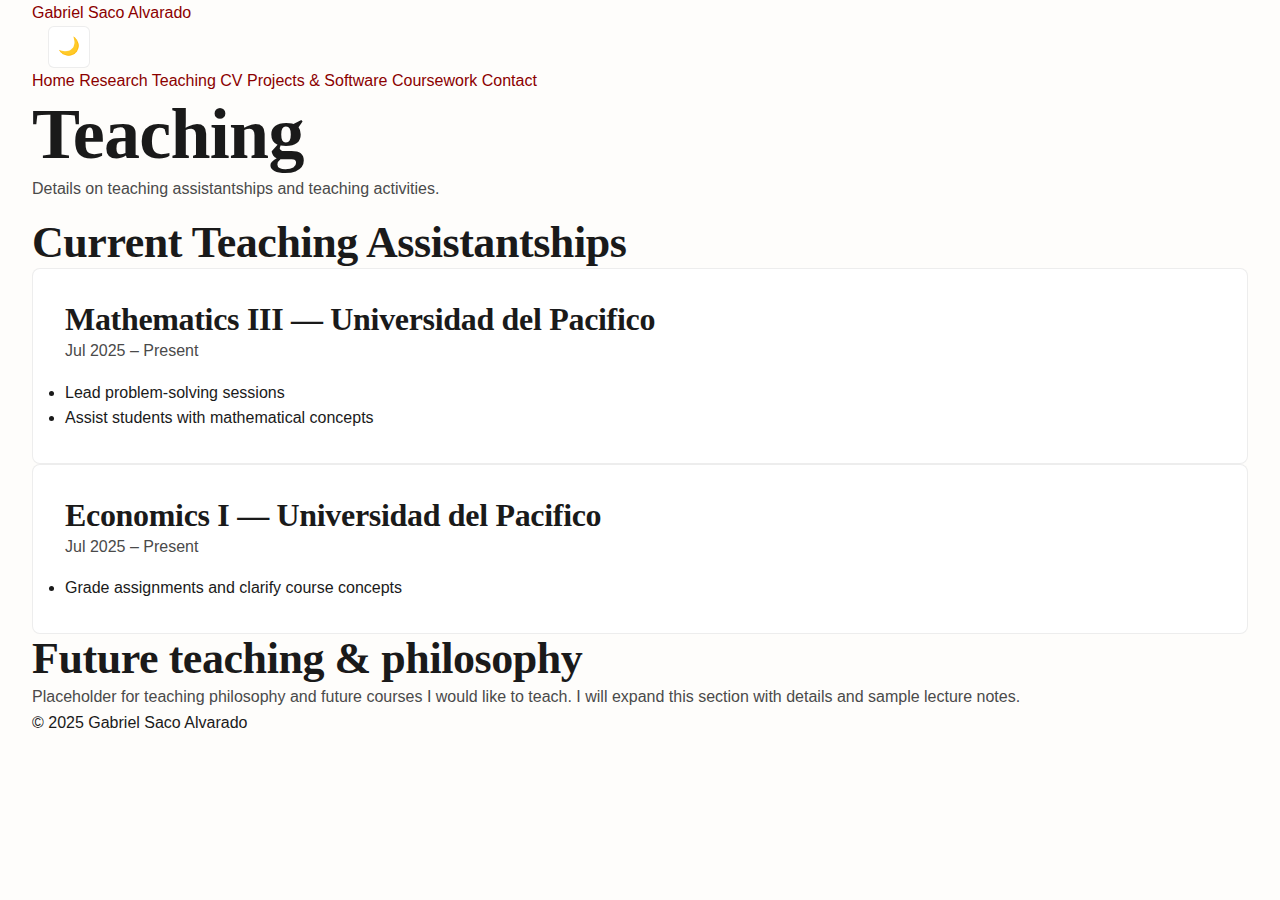
<file: teaching.html>
<!doctype html>
<html lang="en">
<head>
  <meta charset="utf-8">
  <meta name="viewport" content="width=device-width,initial-scale=1">
  <title>Teaching — Gabriel Saco Alvarado</title>
  <meta name="description" content="Teaching activities and assistantships for Gabriel Saco Alvarado.">
  <link rel="stylesheet" href="/assets/css/style.css">
</head>
<body>
  <header class="site-header">
    <div class="container header-inner">
      <div class="brand">
        <a href="/" class="logo">Gabriel Saco Alvarado</a>
      </div>
      <nav class="main-nav" aria-label="Main navigation">
        <button id="theme-toggle-top2" class="theme-toggle" aria-pressed="false" aria-label="Toggle dark mode">☾</button>
        <a href="/">Home</a>
        <a href="/research.html">Research</a>
        <a href="/teaching.html" aria-current="page">Teaching</a>
        <a href="/cv.html">CV</a>
        <a href="/projects.html">Projects &amp; Software</a>
        <a href="/coursework.html">Coursework</a>
        <a href="/contact.html">Contact</a>
      </nav>
    </div>
  </header>

  <main class="container main-content">
    <h1>Teaching</h1>
    <p class="muted">Details on teaching assistantships and teaching activities.</p>

    <section>
      <h2>Current Teaching Assistantships</h2>
      <div class="card">
        <h3>Mathematics III — Universidad del Pacifico</h3>
        <p class="muted">Jul 2025 – Present</p>
        <ul>
          <li>Lead problem-solving sessions</li>
          <li>Assist students with mathematical concepts</li>
        </ul>
      </div>

      <div class="card">
        <h3>Economics I — Universidad del Pacifico</h3>
        <p class="muted">Jul 2025 – Present</p>
        <ul>
          <li>Grade assignments and clarify course concepts</li>
        </ul>
      </div>
    </section>

    <section>
      <h2>Future teaching & philosophy</h2>
      <p class="muted">Placeholder for teaching philosophy and future courses I would like to teach. I will expand this section with details and sample lecture notes.</p>
    </section>
  </main>

  <footer class="site-footer">
    <div class="container">&copy; 2025 Gabriel Saco Alvarado</div>
  </footer>

  <script src="/assets/js/main.js"></script>
</body>
</html>
</file>
<file: assets/css/style.css>
/* ============================================
   GABRIEL SACO ALVARADO — ACADEMIC PORTFOLIO
   World-class academic + research engineer
   Burgundy/Dark Red Academic Theme
   ============================================ */

/* ============================================
   1. CSS CUSTOM PROPERTIES (Design Tokens)
   ============================================ */
:root {
  /* Colors — Light Mode (Warm Academic) */
  --bg-primary: #fefdfb;
  --bg-secondary: #ffffff;
  --bg-tertiary: #f8f6f3;
  --bg-glass: rgba(254, 253, 251, 0.85);
  --bg-code: #1e1e1e;
  
  --text-primary: #1a1a1a;
  --text-secondary: #4a4a4a;
  --text-muted: #6b6b6b;
  --text-inverse: #ffffff;
  
  /* Academic Dark Red / Burgundy */
  --accent-primary: #8B0000;
  --accent-secondary: #A52A2A;
  --accent-tertiary: #CD5C5C;
  --accent-dark: #5c0000;
  --accent-gradient: linear-gradient(135deg, #8B0000 0%, #A52A2A 50%, #CD5C5C 100%);
  --accent-gradient-subtle: linear-gradient(135deg, rgba(139, 0, 0, 0.1) 0%, rgba(165, 42, 42, 0.05) 100%);
  --accent-glow: rgba(139, 0, 0, 0.2);
  
  /* Academic Gold Accent */
  --gold-primary: #B8860B;
  --gold-secondary: #DAA520;
  --gold-gradient: linear-gradient(135deg, #B8860B 0%, #DAA520 100%);
  
  --border-color: rgba(26, 26, 26, 0.08);
  --border-strong: rgba(26, 26, 26, 0.15);
  --border-accent: rgba(139, 0, 0, 0.2);
  
  --shadow-sm: 0 1px 3px rgba(0, 0, 0, 0.04), 0 1px 2px rgba(0, 0, 0, 0.02);
  --shadow-md: 0 4px 16px rgba(0, 0, 0, 0.06), 0 2px 6px rgba(0, 0, 0, 0.03);
  --shadow-lg: 0 12px 48px rgba(0, 0, 0, 0.08), 0 6px 16px rgba(0, 0, 0, 0.04);
  --shadow-xl: 0 24px 64px rgba(0, 0, 0, 0.1), 0 12px 32px rgba(0, 0, 0, 0.06);
  --shadow-glow: 0 0 60px var(--accent-glow);
  --shadow-inset: inset 0 2px 4px rgba(0, 0, 0, 0.05);
  
  /* Typography — Serif for Academic Feel */
  --font-serif: 'Crimson Text', 'Georgia', 'Times New Roman', serif;
  --font-sans: 'Inter', -apple-system, BlinkMacSystemFont, 'Segoe UI', Roboto, sans-serif;
  --font-mono: 'JetBrains Mono', 'Fira Code', 'SF Mono', Consolas, monospace;
  
  --fs-xs: clamp(0.7rem, 0.65rem + 0.25vw, 0.75rem);
  --fs-sm: clamp(0.8rem, 0.75rem + 0.25vw, 0.875rem);
  --fs-base: clamp(0.95rem, 0.9rem + 0.25vw, 1rem);
  --fs-lg: clamp(1.1rem, 1rem + 0.5vw, 1.2rem);
  --fs-xl: clamp(1.25rem, 1.1rem + 0.75vw, 1.5rem);
  --fs-2xl: clamp(1.5rem, 1.25rem + 1.25vw, 2rem);
  --fs-3xl: clamp(2rem, 1.5rem + 2.5vw, 2.75rem);
  --fs-4xl: clamp(2.5rem, 2rem + 2.5vw, 3.5rem);
  --fs-5xl: clamp(3rem, 2.5rem + 3vw, 4.5rem);
  
  --fw-normal: 400;
  --fw-medium: 500;
  --fw-semibold: 600;
  --fw-bold: 700;
  
  --lh-tight: 1.15;
  --lh-snug: 1.3;
  --lh-normal: 1.6;
  --lh-relaxed: 1.8;
  
  /* Spacing */
  --space-2xs: 0.125rem;
  --space-xs: 0.25rem;
  --space-sm: 0.5rem;
  --space-md: 1rem;
  --space-lg: 1.5rem;
  --space-xl: 2rem;
  --space-2xl: 3rem;
  --space-3xl: 4rem;
  --space-4xl: 6rem;
  --space-5xl: 8rem;
  
  /* Layout */
  --container-max: 1280px;
  --container-narrow: 900px;
  --container-text: 720px;
  --navbar-height: 80px;
  
  /* Borders & Radius */
  --radius-xs: 3px;
  --radius-sm: 6px;
  --radius-md: 8px;
  --radius-lg: 12px;
  --radius-xl: 20px;
  --radius-full: 9999px;
  
  /* Transitions */
  --transition-fast: 120ms ease;
  --transition-base: 200ms ease;
  --transition-slow: 350ms ease;
  --transition-spring: 400ms cubic-bezier(0.34, 1.56, 0.64, 1);
}

/* Dark Mode — Deep Academic */
.dark {
  --bg-primary: #0d0d0d;
  --bg-secondary: #141414;
  --bg-tertiary: #1a1a1a;
  --bg-glass: rgba(13, 13, 13, 0.9);
  --bg-code: #0a0a0a;
  
  --text-primary: #f5f5f5;
  --text-secondary: #d4d4d4;
  --text-muted: #a3a3a3;
  --text-inverse: #0d0d0d;
  
  --accent-primary: #DC143C;
  --accent-secondary: #FF6B6B;
  --accent-tertiary: #FFA07A;
  --accent-dark: #8B0000;
  --accent-gradient: linear-gradient(135deg, #8B0000 0%, #DC143C 50%, #FF6B6B 100%);
  --accent-gradient-subtle: linear-gradient(135deg, rgba(220, 20, 60, 0.15) 0%, rgba(139, 0, 0, 0.05) 100%);
  --accent-glow: rgba(220, 20, 60, 0.25);
  
  --gold-primary: #FFD700;
  --gold-secondary: #FFA500;
  
  --border-color: rgba(255, 255, 255, 0.08);
  --border-strong: rgba(255, 255, 255, 0.12);
  --border-accent: rgba(220, 20, 60, 0.3);
  
  --shadow-sm: 0 1px 3px rgba(0, 0, 0, 0.3);
  --shadow-md: 0 4px 16px rgba(0, 0, 0, 0.4);
  --shadow-lg: 0 12px 48px rgba(0, 0, 0, 0.5);
  --shadow-xl: 0 24px 64px rgba(0, 0, 0, 0.6);
}

/* ============================================
   2. BASE RESET & FUNDAMENTALS
   ============================================ */
*, *::before, *::after {
  box-sizing: border-box;
  margin: 0;
  padding: 0;
}

html {
  scroll-behavior: smooth;
  -webkit-font-smoothing: antialiased;
  -moz-osx-font-smoothing: grayscale;
  text-rendering: optimizeLegibility;
}

body {
  font-family: var(--font-sans);
  font-size: var(--fs-base);
  font-weight: var(--fw-normal);
  line-height: var(--lh-normal);
  color: var(--text-primary);
  background: var(--bg-primary);
  min-height: 100vh;
  overflow-x: hidden;
  transition: background var(--transition-base), color var(--transition-base);
}

/* Academic serif for headings */
h1, h2, h3, .serif {
  font-family: var(--font-serif);
}

/* ============================================
   3. ANIMATED BACKGROUND — Subtle Academic Grid
   ============================================ */
.bg-animated {
  position: fixed;
  top: 0;
  left: 0;
  width: 100%;
  height: 100%;
  z-index: -1;
  overflow: hidden;
  pointer-events: none;
}

.bg-animated::before {
  content: '';
  position: absolute;
  width: 100%;
  height: 100%;
  background: 
    linear-gradient(90deg, var(--border-color) 1px, transparent 1px),
    linear-gradient(0deg, var(--border-color) 1px, transparent 1px);
  background-size: 60px 60px;
  opacity: 0.3;
}

.bg-animated::after {
  content: '';
  position: absolute;
  width: 200%;
  height: 200%;
  top: -50%;
  left: -50%;
  background: 
    radial-gradient(ellipse 800px 600px at 15% 25%, var(--accent-glow), transparent),
    radial-gradient(ellipse 600px 400px at 85% 75%, rgba(139, 0, 0, 0.06), transparent),
    radial-gradient(ellipse 500px 350px at 50% 10%, rgba(184, 134, 11, 0.04), transparent);
  animation: bgFloat 30s ease-in-out infinite;
}

@keyframes bgFloat {
  0%, 100% { transform: translate(0, 0) rotate(0deg); }
  33% { transform: translate(1%, 1%) rotate(0.5deg); }
  66% { transform: translate(-0.5%, 1.5%) rotate(-0.5deg); }
}

/* ============================================
   4. TYPOGRAPHY — Academic Style
   ============================================ */
h1, h2, h3, h4, h5, h6 {
  font-weight: var(--fw-bold);
  line-height: var(--lh-tight);
  color: var(--text-primary);
  letter-spacing: -0.01em;
}

h1 { font-size: var(--fs-5xl); font-weight: var(--fw-bold); }
h2 { font-size: var(--fs-3xl); }
h3 { font-size: var(--fs-2xl); }
h4 { font-size: var(--fs-xl); font-family: var(--font-sans); }
h5 { font-size: var(--fs-lg); font-family: var(--font-sans); }
h6 { font-size: var(--fs-base); font-family: var(--font-sans); }

p { margin-bottom: var(--space-md); color: var(--text-secondary); }
p:last-child { margin-bottom: 0; }

a {
  color: var(--accent-primary);
  text-decoration: none;
  transition: color var(--transition-fast);
  border-bottom: 1px solid transparent;
}

a:hover { 
  color: var(--accent-secondary); 
  border-bottom-color: var(--accent-secondary);
}

.text-gradient {
  background: var(--accent-gradient);
  -webkit-background-clip: text;
  -webkit-text-fill-color: transparent;
  background-clip: text;
}

.text-gold {
  background: var(--gold-gradient);
  -webkit-background-clip: text;
  -webkit-text-fill-color: transparent;
  background-clip: text;
}

.text-muted { color: var(--text-muted); }
.text-sm { font-size: var(--fs-sm); }
.text-xs { font-size: var(--fs-xs); }
.text-lg { font-size: var(--fs-lg); }

.lead {
  font-size: var(--fs-lg);
  line-height: var(--lh-relaxed);
  color: var(--text-secondary);
}

/* Code styling */
code {
  font-family: var(--font-mono);
  font-size: 0.9em;
  background: var(--bg-tertiary);
  padding: 0.15em 0.4em;
  border-radius: var(--radius-xs);
  color: var(--accent-primary);
}

pre {
  font-family: var(--font-mono);
  font-size: var(--fs-sm);
  background: var(--bg-code);
  color: #e5e5e5;
  padding: var(--space-lg);
  border-radius: var(--radius-md);
  overflow-x: auto;
  border: 1px solid var(--border-color);
}

pre code {
  background: none;
  padding: 0;
  color: inherit;
}

/* Academic decorative line */
.academic-line {
  width: 60px;
  height: 3px;
  background: var(--accent-gradient);
  margin: var(--space-lg) 0;
  border-radius: var(--radius-full);
}

.academic-line.center {
  margin-left: auto;
  margin-right: auto;
}

/* ============================================
   5. LAYOUT UTILITIES
   ============================================ */
.container {
  width: 100%;
  max-width: var(--container-max);
  margin: 0 auto;
  padding: 0 var(--space-xl);
}

.container-narrow {
  max-width: var(--container-narrow);
}

.container-text {
  max-width: var(--container-text);
}

.section {
  padding: var(--space-5xl) 0;
  position: relative;
}

.section-header {
  text-align: center;
  margin-bottom: var(--space-3xl);
}

.section-header h2 {
  margin-bottom: var(--space-md);
}

.section-header p {
  max-width: 640px;
  margin: 0 auto;
}

.section-header .academic-line {
  margin-top: var(--space-lg);
}

/* Grid & Flex utilities */
.grid { display: grid; gap: var(--space-xl); }
.grid-2 { grid-template-columns: repeat(2, 1fr); }
.grid-3 { grid-template-columns: repeat(3, 1fr); }
.grid-4 { grid-template-columns: repeat(4, 1fr); }

.flex { display: flex; }
.flex-col { flex-direction: column; }
.flex-wrap { flex-wrap: wrap; }
.items-center { align-items: center; }
.items-start { align-items: flex-start; }
.justify-center { justify-content: center; }
.justify-between { justify-content: space-between; }
.gap-xs { gap: var(--space-xs); }
.gap-sm { gap: var(--space-sm); }
.gap-md { gap: var(--space-md); }
.gap-lg { gap: var(--space-lg); }
.gap-xl { gap: var(--space-xl); }

@media (max-width: 768px) {
  .grid-2, .grid-3, .grid-4 { grid-template-columns: 1fr; }
  .section { padding: var(--space-3xl) 0; }
  .container { padding: 0 var(--space-lg); }
}

@media (min-width: 769px) and (max-width: 1024px) {
  .grid-3 { grid-template-columns: repeat(2, 1fr); }
  .grid-4 { grid-template-columns: repeat(2, 1fr); }
}

/* ============================================
   6. NAVIGATION — Academic Minimal
   ============================================ */
.navbar {
  position: fixed;
  top: 0;
  left: 0;
  right: 0;
  height: var(--navbar-height);
  background: var(--bg-glass);
  backdrop-filter: blur(24px);
  -webkit-backdrop-filter: blur(24px);
  border-bottom: 1px solid var(--border-color);
  z-index: 1000;
  transition: all var(--transition-base);
}

.navbar.scrolled {
  box-shadow: var(--shadow-md);
  background: var(--bg-secondary);
}

.navbar-inner {
  display: flex;
  align-items: center;
  justify-content: space-between;
  height: 100%;
}

.navbar-brand {
  display: flex;
  align-items: center;
  gap: var(--space-md);
  font-family: var(--font-serif);
  font-weight: var(--fw-bold);
  font-size: var(--fs-lg);
  color: var(--text-primary);
  border: none;
}

.navbar-brand:hover {
  color: var(--text-primary);
  border: none;
}

.navbar-brand .brand-icon {
  width: 42px;
  height: 42px;
  border-radius: var(--radius-sm);
  background: var(--accent-gradient);
  display: flex;
  align-items: center;
  justify-content: center;
  color: white;
  font-weight: var(--fw-bold);
  font-size: var(--fs-sm);
  font-family: var(--font-serif);
  letter-spacing: 0.02em;
  box-shadow: var(--shadow-sm);
}

.navbar-menu {
  display: flex;
  align-items: center;
  gap: var(--space-2xs);
}

.navbar-link {
  padding: var(--space-sm) var(--space-md);
  font-size: var(--fs-sm);
  font-weight: var(--fw-medium);
  color: var(--text-secondary);
  border-radius: var(--radius-sm);
  transition: all var(--transition-fast);
  position: relative;
  border: none;
  letter-spacing: 0.01em;
}

.navbar-link:hover {
  color: var(--text-primary);
  background: var(--bg-tertiary);
  border: none;
}

.navbar-link.active {
  color: var(--accent-primary);
  background: var(--accent-gradient-subtle);
  font-weight: var(--fw-semibold);
}

.navbar-link.active::after {
  content: '';
  position: absolute;
  bottom: 2px;
  left: 50%;
  transform: translateX(-50%);
  width: 24px;
  height: 2px;
  background: var(--accent-gradient);
  border-radius: var(--radius-full);
}

/* Theme Toggle */
.theme-toggle {
  width: 42px;
  height: 42px;
  border: 1px solid var(--border-color);
  background: var(--bg-secondary);
  border-radius: var(--radius-sm);
  cursor: pointer;
  display: flex;
  align-items: center;
  justify-content: center;
  font-size: 1.1rem;
  color: var(--text-secondary);
  transition: all var(--transition-fast);
  margin-left: var(--space-md);
}

.theme-toggle:hover {
  background: var(--accent-primary);
  color: white;
  border-color: var(--accent-primary);
  transform: scale(1.05);
}

/* Mobile Menu Toggle */
.menu-toggle {
  display: none;
  flex-direction: column;
  gap: 5px;
  padding: var(--space-sm);
  background: none;
  border: none;
  cursor: pointer;
}

.menu-toggle span {
  width: 22px;
  height: 2px;
  background: var(--text-primary);
  border-radius: 2px;
  transition: all var(--transition-fast);
}

@media (max-width: 960px) {
  .menu-toggle { display: flex; }
  
  .navbar-menu {
    position: fixed;
    top: var(--navbar-height);
    left: 0;
    right: 0;
    background: var(--bg-secondary);
    flex-direction: column;
    padding: var(--space-lg);
    border-bottom: 1px solid var(--border-color);
    box-shadow: var(--shadow-lg);
    transform: translateY(-100%);
    opacity: 0;
    pointer-events: none;
    transition: all var(--transition-base);
  }
  
  .navbar-menu.open {
    transform: translateY(0);
    opacity: 1;
    pointer-events: auto;
  }
  
  .navbar-link {
    width: 100%;
    text-align: center;
    padding: var(--space-md);
  }
  
  .theme-toggle {
    margin: var(--space-md) auto 0;
  }
}

/* ============================================
   7. HERO SECTION — Academic Professional
   ============================================ */
.hero {
  min-height: 100vh;
  display: flex;
  align-items: center;
  padding-top: var(--navbar-height);
  position: relative;
  overflow: hidden;
}

.hero-inner {
  display: grid;
  grid-template-columns: 1.1fr 0.9fr;
  gap: var(--space-4xl);
  align-items: center;
}

.hero-content {
  max-width: 640px;
}

.hero-affiliation {
  display: inline-flex;
  align-items: center;
  gap: var(--space-sm);
  padding: var(--space-sm) var(--space-lg);
  background: var(--bg-secondary);
  border: 1px solid var(--border-accent);
  border-radius: var(--radius-full);
  font-size: var(--fs-xs);
  font-weight: var(--fw-medium);
  color: var(--accent-primary);
  margin: 1cm 0 var(--space-xl);
  box-shadow: var(--shadow-sm);
  text-transform: uppercase;
  letter-spacing: 0.08em;
}

.hero-affiliation .dot {
  width: 6px;
  height: 6px;
  background: var(--accent-primary);
  border-radius: 50%;
  animation: pulse 2s ease-in-out infinite;
}

@keyframes pulse {
  0%, 100% { opacity: 1; transform: scale(1); }
  50% { opacity: 0.5; transform: scale(1.3); }
}

.hero-title {
  font-size: var(--fs-5xl);
  margin-bottom: var(--space-lg);
  line-height: 1.05;
  font-family: var(--font-serif);
}

.hero-title .name {
  display: block;
  color: var(--accent-primary);
}

.hero-subtitle {
  font-size: var(--fs-xl);
  color: var(--text-secondary);
  margin-bottom: var(--space-lg);
  line-height: var(--lh-snug);
  font-weight: var(--fw-medium);
}

.hero-fields {
  display: flex;
  flex-wrap: wrap;
  gap: var(--space-sm);
  margin-bottom: var(--space-xl);
}

.hero-field {
  padding: var(--space-xs) var(--space-md);
  background: var(--accent-gradient-subtle);
  border: 1px solid var(--border-accent);
  border-radius: var(--radius-full);
  font-size: var(--fs-sm);
  font-weight: var(--fw-medium);
  color: var(--accent-primary);
}

.hero-description {
  font-size: var(--fs-base);
  color: var(--text-secondary);
  margin-bottom: var(--space-xl);
  line-height: var(--lh-relaxed);
  max-width: 560px;
}

.hero-buttons {
  display: flex;
  flex-wrap: wrap;
  gap: var(--space-md);
  margin-bottom: var(--space-2xl);
}

/* Hero Image — Professional Photo */
.hero-image {
  display: flex;
  flex-direction: column;
  justify-content: center;
  align-items: center;
  position: relative;
}

.hero-photo-wrapper {
  position: relative;
  width: 400px;
  height: 500px;
}

.hero-photo-wrapper::before {
  content: '';
  position: absolute;
  inset: -4px;
  background: var(--accent-gradient);
  border-radius: var(--radius-lg);
  opacity: 1;
}

.hero-photo-wrapper::after {
  content: '';
  position: absolute;
  top: 20px;
  left: 20px;
  right: -20px;
  bottom: -20px;
  border: 2px solid var(--accent-primary);
  border-radius: var(--radius-lg);
  opacity: 0.3;
}

.hero-photo {
  position: relative;
  width: 100%;
  height: 100%;
  object-fit: cover;
  object-position: center top;
  border-radius: var(--radius-lg);
  box-shadow: var(--shadow-xl);
  filter: grayscale(5%);
}

/* Academic Credentials Bar */
.hero-credentials {
  display: flex;
  gap: var(--space-xl);
  padding-top: var(--space-xl);
  border-top: 1px solid var(--border-color);
}

.credential-item {
  text-align: left;
}

.credential-value {
  font-size: var(--fs-2xl);
  font-weight: var(--fw-bold);
  color: var(--accent-primary);
  font-family: var(--font-serif);
  line-height: 1;
}

.credential-label {
  font-size: var(--fs-xs);
  color: var(--text-muted);
  text-transform: uppercase;
  letter-spacing: 0.05em;
  margin-top: var(--space-xs);
}

/* Quick Info Badges */
.hero-badges {
  display: flex;
  flex-wrap: wrap;
  gap: var(--space-sm);
  margin-top: var(--space-lg);
}

.hero-badge {
  display: inline-flex;
  align-items: center;
  gap: var(--space-sm);
  padding: var(--space-sm) var(--space-md);
  background: var(--bg-secondary);
  border: 1px solid var(--border-color);
  border-radius: var(--radius-sm);
  font-size: var(--fs-xs);
  color: var(--text-secondary);
}

.hero-badge .icon {
  font-size: 1rem;
}

@media (max-width: 1024px) {
  .hero-inner {
    grid-template-columns: 1fr;
    text-align: center;
    gap: var(--space-2xl);
  }
  
  .hero-content { max-width: 100%; order: 2; }
  .hero-image { order: 1; }
  
  .hero-photo-wrapper {
    width: 300px;
    height: 375px;
  }
  
  .hero-photo-wrapper::after {
    top: 15px;
    left: 15px;
    right: -15px;
    bottom: -15px;
  }
  
  .hero-description { margin: 0 auto var(--space-xl); }
  .hero-buttons { justify-content: center; }
  .hero-credentials { justify-content: center; }
  .hero-fields { justify-content: center; }
  .hero-badges { justify-content: center; }
  .credential-item { text-align: center; }
  .hero-affiliation { margin: 0.5cm auto var(--space-xl); }
  .expertise-grid { justify-content: center; }
}

/* Hero Bio Section */
.hero-bio {
  margin-bottom: var(--space-xl);
}

.hero-bio p {
  font-size: var(--fs-base);
  color: var(--text-secondary);
  line-height: var(--lh-relaxed);
  margin-bottom: var(--space-md);
  max-width: 560px;
}

.hero-bio p:last-child {
  margin-bottom: 0;
}

/* Expertise Grid — Research Areas */
.expertise-grid {
  display: grid;
  grid-template-columns: repeat(3, 1fr);
  gap: var(--space-md);
  margin-bottom: var(--space-xl);
  margin-top: var(--space-lg);
}

.expertise-column {
  display: flex;
  flex-direction: column;
  gap: var(--space-sm);
}

.expertise-item {
  padding: var(--space-sm) var(--space-md);
  background: var(--accent-gradient-subtle);
  border-left: 3px solid var(--accent-primary);
  font-size: var(--fs-sm);
  font-weight: var(--fw-medium);
  color: var(--text-primary);
  border-radius: 0 var(--radius-sm) var(--radius-sm) 0;
  transition: all var(--transition-fast);
}

.expertise-item:hover {
  background: var(--accent-gradient);
  color: white;
  border-left-color: var(--gold-primary);
  transform: translateX(4px);
}

@media (max-width: 768px) {
  .expertise-grid {
    grid-template-columns: 1fr;
    gap: var(--space-sm);
  }
}

/* ============================================
   Featured Working Paper Section
   ============================================ */
.featured-paper-section {
  padding: var(--space-3xl) 0;
  background: var(--bg-tertiary);
}

.featured-paper {
  position: relative;
  display: grid;
  grid-template-columns: 1fr auto;
  gap: var(--space-2xl);
  background: var(--bg-secondary);
  border: 1px solid var(--border-color);
  border-radius: var(--radius-xl);
  padding: var(--space-2xl);
  box-shadow: var(--shadow-lg);
  overflow: hidden;
}

.featured-paper::before {
  content: '';
  position: absolute;
  top: 0;
  left: 0;
  right: 0;
  height: 4px;
  background: var(--accent-gradient);
}

.featured-paper-badge {
  display: inline-flex;
  align-items: center;
  gap: var(--space-sm);
  padding: var(--space-xs) var(--space-md);
  background: var(--accent-gradient);
  color: white;
  font-size: var(--fs-xs);
  font-weight: var(--fw-bold);
  text-transform: uppercase;
  letter-spacing: 0.1em;
  border-radius: var(--radius-full);
  margin-bottom: var(--space-lg);
}

.featured-paper-content {
  flex: 1;
}

.featured-paper-title {
  font-family: var(--font-serif);
  font-size: var(--fs-2xl);
  font-weight: var(--fw-bold);
  color: var(--text-primary);
  line-height: var(--lh-snug);
  margin-bottom: var(--space-sm);
}

.featured-paper-author {
  font-size: var(--fs-base);
  font-weight: var(--fw-medium);
  color: var(--accent-primary);
  margin-bottom: var(--space-lg);
}

.featured-paper-abstract {
  font-size: var(--fs-base);
  color: var(--text-secondary);
  line-height: var(--lh-relaxed);
  margin-bottom: var(--space-lg);
  max-width: 700px;
}

.featured-paper-tags {
  display: flex;
  flex-wrap: wrap;
  gap: var(--space-sm);
  margin-bottom: var(--space-xl);
}

.featured-paper-buttons {
  display: flex;
  flex-wrap: wrap;
  gap: var(--space-md);
}

.featured-paper-buttons .btn {
  gap: var(--space-sm);
}

.featured-paper-decoration {
  display: flex;
  align-items: center;
  justify-content: center;
  width: 120px;
  height: 120px;
  background: var(--accent-gradient-subtle);
  border-radius: var(--radius-xl);
  border: 2px dashed var(--border-accent);
}

.paper-icon {
  font-size: 3rem;
  opacity: 0.7;
}

@media (max-width: 768px) {
  .featured-paper {
    grid-template-columns: 1fr;
    padding: var(--space-xl);
  }
  
  .featured-paper-decoration {
    display: none;
  }
  
  .featured-paper-title {
    font-size: var(--fs-xl);
  }
  
  .featured-paper-buttons {
    flex-direction: column;
  }
  
  .featured-paper-buttons .btn {
    width: 100%;
  }
}

/* ============================================
   8. BUTTONS — Academic Refined
   ============================================ */
.btn {
  display: inline-flex;
  align-items: center;
  justify-content: center;
  gap: var(--space-sm);
  padding: var(--space-md) var(--space-xl);
  font-family: var(--font-sans);
  font-size: var(--fs-sm);
  font-weight: var(--fw-semibold);
  text-decoration: none;
  border: none;
  border-radius: var(--radius-sm);
  cursor: pointer;
  transition: all var(--transition-fast);
  white-space: nowrap;
  letter-spacing: 0.01em;
}

.btn-primary {
  background: var(--accent-gradient);
  color: white;
  box-shadow: var(--shadow-md);
}

.btn-primary:hover {
  transform: translateY(-2px);
  box-shadow: var(--shadow-lg), 0 8px 32px var(--accent-glow);
  color: white;
  border: none;
}

.btn-secondary {
  background: var(--bg-secondary);
  color: var(--text-primary);
  border: 1px solid var(--border-strong);
}

.btn-secondary:hover {
  background: var(--bg-tertiary);
  border-color: var(--accent-primary);
  color: var(--accent-primary);
}

.btn-outline {
  background: transparent;
  color: var(--accent-primary);
  border: 2px solid var(--accent-primary);
}

.btn-outline:hover {
  background: var(--accent-primary);
  color: white;
  border: 2px solid var(--accent-primary);
}

.btn-ghost {
  background: transparent;
  color: var(--text-secondary);
  border: none;
}

.btn-ghost:hover {
  color: var(--accent-primary);
  background: var(--accent-gradient-subtle);
}

.btn-sm {
  padding: var(--space-sm) var(--space-md);
  font-size: var(--fs-xs);
}

.btn-lg {
  padding: var(--space-lg) var(--space-2xl);
  font-size: var(--fs-base);
}

.btn-icon {
  width: 42px;
  height: 42px;
  padding: 0;
  border-radius: var(--radius-sm);
}

/* ============================================
   9. CARDS — Academic Clean
   ============================================ */
.card {
  background: var(--bg-secondary);
  border: 1px solid var(--border-color);
  border-radius: var(--radius-md);
  padding: var(--space-xl);
  transition: all var(--transition-base);
  position: relative;
  overflow: hidden;
}

.card:hover {
  border-color: var(--border-accent);
  box-shadow: var(--shadow-lg);
  transform: translateY(-3px);
}

.card::before {
  content: '';
  position: absolute;
  top: 0;
  left: 0;
  right: 0;
  height: 3px;
  background: var(--accent-gradient);
  opacity: 0;
  transition: opacity var(--transition-fast);
}

.card:hover::before {
  opacity: 1;
}

.card-header {
  margin-bottom: var(--space-md);
}

.card-icon {
  width: 52px;
  height: 52px;
  display: flex;
  align-items: center;
  justify-content: center;
  background: var(--accent-gradient-subtle);
  border: 1px solid var(--border-accent);
  border-radius: var(--radius-sm);
  color: var(--accent-primary);
  font-size: 1.5rem;
  margin-bottom: var(--space-lg);
}

.card-title {
  font-size: var(--fs-lg);
  font-weight: var(--fw-semibold);
  margin-bottom: var(--space-sm);
  font-family: var(--font-sans);
}

.card-subtitle {
  font-size: var(--fs-sm);
  color: var(--text-muted);
}

.card-content {
  color: var(--text-secondary);
  font-size: var(--fs-sm);
  line-height: var(--lh-relaxed);
}

.card-footer {
  margin-top: var(--space-lg);
  padding-top: var(--space-md);
  border-top: 1px solid var(--border-color);
  display: flex;
  align-items: center;
  justify-content: space-between;
}

.card-tags {
  display: flex;
  flex-wrap: wrap;
  gap: var(--space-sm);
  margin-top: var(--space-md);
}

/* Glass Card Variant */
.card-glass {
  background: var(--bg-glass);
  backdrop-filter: blur(20px);
  -webkit-backdrop-filter: blur(20px);
}

/* Featured Card Variant */
.card-featured {
  background: var(--accent-gradient);
  color: white;
  border: none;
}

.card-featured::before {
  display: none;
}

.card-featured .card-title,
.card-featured .card-content,
.card-featured .card-subtitle {
  color: white;
}

.card-featured .card-icon {
  background: rgba(255, 255, 255, 0.2);
  border-color: rgba(255, 255, 255, 0.3);
  color: white;
}

.card-featured:hover {
  transform: translateY(-4px) scale(1.01);
}

/* Compact Card */
.card-compact {
  padding: var(--space-lg);
}

/* Link Card */
.card-link {
  display: block;
  text-decoration: none;
}

.card-link:hover {
  border-color: var(--accent-primary);
}

/* ============================================
   10. TAGS / BADGES — Academic Style
   ============================================ */
.tag {
  display: inline-flex;
  align-items: center;
  padding: var(--space-xs) var(--space-md);
  background: var(--bg-tertiary);
  color: var(--text-secondary);
  font-size: var(--fs-xs);
  font-weight: var(--fw-medium);
  border-radius: var(--radius-sm);
  border: 1px solid var(--border-color);
  transition: all var(--transition-fast);
  cursor: pointer;
  letter-spacing: 0.02em;
}

.tag:hover {
  background: var(--accent-primary);
  color: white;
  border-color: var(--accent-primary);
}

.tag.active {
  background: var(--accent-primary);
  color: white;
  border-color: var(--accent-primary);
}

.tags-container,
.tag-cloud {
  display: flex;
  flex-wrap: wrap;
  gap: var(--space-sm);
  margin-bottom: var(--space-xl);
}

.tag-filter {
  padding: var(--space-sm) var(--space-lg);
}

/* Badge Variants */
.badge {
  display: inline-flex;
  align-items: center;
  padding: var(--space-xs) var(--space-sm);
  background: var(--accent-gradient-subtle);
  color: var(--accent-primary);
  font-size: var(--fs-xs);
  font-weight: var(--fw-semibold);
  border-radius: var(--radius-sm);
  border: 1px solid var(--border-accent);
  text-transform: uppercase;
  letter-spacing: 0.05em;
}

.badge-gold {
  background: linear-gradient(135deg, rgba(184, 134, 11, 0.1) 0%, rgba(218, 165, 32, 0.05) 100%);
  color: var(--gold-primary);
  border-color: rgba(184, 134, 11, 0.3);
}

/* ============================================
   11. TIMELINE
   ============================================ */
.timeline {
  position: relative;
  padding-left: var(--space-xl);
}

.timeline::before {
  content: '';
  position: absolute;
  left: 8px;
  top: 0;
  bottom: 0;
  width: 2px;
  background: var(--border-strong);
}

.timeline-item {
  position: relative;
  padding-bottom: var(--space-xl);
}

.timeline-item:last-child {
  padding-bottom: 0;
}

.timeline-dot {
  position: absolute;
  left: calc(-1 * var(--space-xl) + 2px);
  top: 4px;
  width: 14px;
  height: 14px;
  background: var(--accent-gradient);
  border-radius: 50%;
  border: 3px solid var(--bg-primary);
  box-shadow: 0 0 0 2px var(--accent-primary);
}

.timeline-date {
  font-size: var(--fs-sm);
  color: var(--accent-primary);
  font-weight: var(--fw-semibold);
  margin-bottom: var(--space-xs);
}

.timeline-title {
  font-size: var(--fs-lg);
  font-weight: var(--fw-semibold);
  margin-bottom: var(--space-xs);
}

.timeline-subtitle {
  font-size: var(--fs-sm);
  color: var(--text-muted);
  margin-bottom: var(--space-sm);
}

.timeline-content {
  color: var(--text-secondary);
  font-size: var(--fs-sm);
}

.timeline-content ul {
  margin-top: var(--space-sm);
  padding-left: var(--space-lg);
}

.timeline-content li {
  margin-bottom: var(--space-xs);
}

/* ============================================
   12. FORMS
   ============================================ */
.form-group {
  margin-bottom: var(--space-lg);
}

.form-label {
  display: block;
  font-size: var(--fs-sm);
  font-weight: var(--fw-medium);
  color: var(--text-primary);
  margin-bottom: var(--space-sm);
}

.form-input,
.form-textarea {
  width: 100%;
  padding: var(--space-md);
  font-family: var(--font-sans);
  font-size: var(--fs-base);
  color: var(--text-primary);
  background: var(--bg-secondary);
  border: 1px solid var(--border-strong);
  border-radius: var(--radius-md);
  transition: all var(--transition-fast);
}

.form-input:focus,
.form-textarea:focus {
  outline: none;
  border-color: var(--accent-primary);
  box-shadow: 0 0 0 3px var(--accent-glow);
}

.form-textarea {
  min-height: 150px;
  resize: vertical;
}

.form-error {
  font-size: var(--fs-xs);
  color: #ef4444;
  margin-top: var(--space-xs);
}

.form-success {
  padding: var(--space-lg);
  background: rgba(34, 197, 94, 0.1);
  border: 1px solid rgba(34, 197, 94, 0.3);
  border-radius: var(--radius-md);
  color: #22c55e;
  text-align: center;
}

/* ============================================
   13. FOOTER
   ============================================ */
.footer {
  background: var(--bg-secondary);
  border-top: 1px solid var(--border-color);
  padding: var(--space-3xl) 0;
  margin-top: var(--space-4xl);
}

.footer-inner {
  display: grid;
  grid-template-columns: 2fr 1fr 1fr 1fr;
  gap: var(--space-3xl);
}

.footer-brand {
  max-width: 280px;
}

.footer-brand-name {
  font-size: var(--fs-xl);
  font-weight: var(--fw-bold);
  margin-bottom: var(--space-md);
}

.footer-brand p {
  color: var(--text-muted);
  font-size: var(--fs-sm);
}

.footer-heading {
  font-size: var(--fs-sm);
  font-weight: var(--fw-semibold);
  text-transform: uppercase;
  letter-spacing: 0.05em;
  color: var(--text-muted);
  margin-bottom: var(--space-md);
}

.footer-links {
  list-style: none;
}

.footer-links li {
  margin-bottom: var(--space-sm);
}

.footer-links a {
  color: var(--text-secondary);
  font-size: var(--fs-sm);
  transition: color var(--transition-fast);
}

.footer-links a:hover {
  color: var(--accent-primary);
}

.footer-social {
  display: flex;
  gap: var(--space-sm);
}

.footer-social a {
  width: 40px;
  height: 40px;
  display: flex;
  align-items: center;
  justify-content: center;
  background: var(--bg-tertiary);
  border-radius: var(--radius-md);
  color: var(--text-secondary);
  transition: all var(--transition-fast);
}

.footer-social a:hover {
  background: var(--accent-primary);
  color: white;
  transform: translateY(-2px);
}

.footer-bottom {
  margin-top: var(--space-3xl);
  padding-top: var(--space-xl);
  border-top: 1px solid var(--border-color);
  display: flex;
  justify-content: space-between;
  align-items: center;
  font-size: var(--fs-sm);
  color: var(--text-muted);
}

@media (max-width: 768px) {
  .footer-inner {
    grid-template-columns: 1fr;
    gap: var(--space-xl);
    text-align: center;
  }
  
  .footer-brand { max-width: 100%; }
  .footer-social { justify-content: center; }
  .footer-bottom { flex-direction: column; gap: var(--space-md); }
}

/* ============================================
   14. SCROLL REVEAL ANIMATIONS
   ============================================ */
.reveal {
  opacity: 0;
  transform: translateY(30px);
  transition: opacity 0.6s ease, transform 0.6s ease;
}

.reveal.visible {
  opacity: 1;
  transform: translateY(0);
}

.reveal-left {
  opacity: 0;
  transform: translateX(-30px);
  transition: opacity 0.6s ease, transform 0.6s ease;
}

.reveal-left.visible {
  opacity: 1;
  transform: translateX(0);
}

.reveal-right {
  opacity: 0;
  transform: translateX(30px);
  transition: opacity 0.6s ease, transform 0.6s ease;
}

.reveal-right.visible {
  opacity: 1;
  transform: translateX(0);
}

.reveal-scale {
  opacity: 0;
  transform: scale(0.9);
  transition: opacity 0.6s ease, transform 0.6s ease;
}

.reveal-scale.visible {
  opacity: 1;
  transform: scale(1);
}

/* Staggered animations */
.stagger > * {
  transition-delay: calc(var(--stagger-index, 0) * 100ms);
}

/* ============================================
   15. BACK TO TOP BUTTON
   ============================================ */
.back-to-top {
  position: fixed;
  bottom: var(--space-xl);
  right: var(--space-xl);
  width: 48px;
  height: 48px;
  background: var(--accent-gradient);
  color: white;
  border: none;
  border-radius: var(--radius-full);
  cursor: pointer;
  display: flex;
  align-items: center;
  justify-content: center;
  font-size: 1.25rem;
  box-shadow: var(--shadow-lg);
  opacity: 0;
  visibility: hidden;
  transform: translateY(20px);
  transition: all var(--transition-base);
  z-index: 999;
}

.back-to-top.visible {
  opacity: 1;
  visibility: visible;
  transform: translateY(0);
}

.back-to-top:hover {
  transform: translateY(-4px);
  box-shadow: var(--shadow-xl);
}

/* ============================================
   16. PAGE-SPECIFIC STYLES
   ============================================ */

/* Page Header */
.page-header {
  padding: calc(var(--navbar-height) + var(--space-3xl)) 0 var(--space-3xl);
  text-align: center;
  background: var(--bg-tertiary);
  border-bottom: 1px solid var(--border-color);
}

.page-header h1 {
  margin-bottom: var(--space-md);
}

.page-header .lead {
  max-width: 600px;
  margin: 0 auto;
  color: var(--text-secondary);
}

/* Research Interests Grid */
.interest-card {
  text-align: center;
  padding: var(--space-2xl);
}

.interest-card .card-icon {
  margin: 0 auto var(--space-lg);
  width: 64px;
  height: 64px;
  font-size: 2rem;
}

/* Project Cards */
.project-card .card-image {
  width: 100%;
  height: 180px;
  object-fit: cover;
  border-radius: var(--radius-md);
  margin-bottom: var(--space-md);
  background: var(--bg-tertiary);
}

.project-card .card-tags {
  margin-top: var(--space-md);
}

.project-card .card-links {
  display: flex;
  gap: var(--space-sm);
  margin-top: var(--space-md);
}

/* Notes / Blog */
.note-card {
  display: flex;
  gap: var(--space-lg);
  align-items: flex-start;
}

.note-date {
  flex-shrink: 0;
  width: 80px;
  text-align: center;
  padding: var(--space-md);
  background: var(--accent-gradient);
  color: white;
  border-radius: var(--radius-md);
}

.note-date .day {
  font-size: var(--fs-2xl);
  font-weight: var(--fw-bold);
  line-height: 1;
}

.note-date .month {
  font-size: var(--fs-xs);
  text-transform: uppercase;
}

.note-content {
  flex: 1;
}

/* Sidebar */
.sidebar {
  position: sticky;
  top: calc(var(--navbar-height) + var(--space-xl));
}

.sidebar-section {
  margin-bottom: var(--space-xl);
}

.sidebar-title {
  font-size: var(--fs-sm);
  font-weight: var(--fw-semibold);
  text-transform: uppercase;
  letter-spacing: 0.05em;
  color: var(--text-muted);
  margin-bottom: var(--space-md);
}

.search-input {
  width: 100%;
  padding: var(--space-md);
  background: var(--bg-secondary);
  border: 1px solid var(--border-color);
  border-radius: var(--radius-md);
  color: var(--text-primary);
  font-size: var(--fs-sm);
}

.search-input:focus {
  outline: none;
  border-color: var(--accent-primary);
}

/* Two Column Layout */
.two-column-layout {
  display: grid;
  grid-template-columns: 1fr 300px;
  gap: var(--space-3xl);
  align-items: start;
}

@media (max-width: 900px) {
  .two-column-layout {
    grid-template-columns: 1fr;
  }
  
  .sidebar {
    position: relative;
    top: 0;
  }
}

/* CV Page */
.cv-section {
  margin-bottom: var(--space-3xl);
}

.cv-section h2 {
  padding-bottom: var(--space-md);
  border-bottom: 2px solid var(--accent-primary);
  margin-bottom: var(--space-xl);
}

.skill-tags {
  display: flex;
  flex-wrap: wrap;
  gap: var(--space-sm);
}

.skill-tag {
  padding: var(--space-sm) var(--space-md);
  background: var(--bg-tertiary);
  border-radius: var(--radius-full);
  font-size: var(--fs-sm);
  font-weight: var(--fw-medium);
  color: var(--text-secondary);
  border: 1px solid var(--border-color);
}

/* References */
.reference-card {
  display: flex;
  gap: var(--space-lg);
  align-items: flex-start;
}

.reference-avatar {
  width: 64px;
  height: 64px;
  background: var(--accent-gradient);
  border-radius: var(--radius-full);
  display: flex;
  align-items: center;
  justify-content: center;
  color: white;
  font-size: var(--fs-xl);
  font-weight: var(--fw-bold);
  flex-shrink: 0;
}

/* Coursework Table */
.coursework-table {
  width: 100%;
  border-collapse: collapse;
}

.coursework-table th,
.coursework-table td {
  padding: var(--space-md);
  text-align: left;
  border-bottom: 1px solid var(--border-color);
}

.coursework-table th {
  font-weight: var(--fw-semibold);
  color: var(--text-primary);
  background: var(--bg-tertiary);
}

.coursework-table tr:hover {
  background: var(--bg-tertiary);
}

/* Contact Cards */
.contact-card {
  display: flex;
  align-items: center;
  gap: var(--space-lg);
  padding: var(--space-lg);
}

.contact-card .card-icon {
  margin: 0;
  flex-shrink: 0;
}

/* ============================================
   17. UTILITIES
   ============================================ */
.sr-only {
  position: absolute;
  width: 1px;
  height: 1px;
  padding: 0;
  margin: -1px;
  overflow: hidden;
  clip: rect(0, 0, 0, 0);
  white-space: nowrap;
  border: 0;
}

.mb-0 { margin-bottom: 0; }
.mb-sm { margin-bottom: var(--space-sm); }
.mb-md { margin-bottom: var(--space-md); }
.mb-lg { margin-bottom: var(--space-lg); }
.mb-xl { margin-bottom: var(--space-xl); }
.mb-2xl { margin-bottom: var(--space-2xl); }

.mt-0 { margin-top: 0; }
.mt-sm { margin-top: var(--space-sm); }
.mt-md { margin-top: var(--space-md); }
.mt-lg { margin-top: var(--space-lg); }
.mt-xl { margin-top: var(--space-xl); }

.text-center { text-align: center; }
.text-left { text-align: left; }
.text-right { text-align: right; }

/* ============================================
   18. ACADEMIC-SPECIFIC COMPONENTS
   ============================================ */

/* Quick Info Panel */
.info-panel {
  background: var(--bg-secondary);
  border: 1px solid var(--border-color);
  border-left: 4px solid var(--accent-primary);
  border-radius: var(--radius-md);
  padding: var(--space-xl);
}

.info-panel-title {
  font-size: var(--fs-sm);
  font-weight: var(--fw-semibold);
  text-transform: uppercase;
  letter-spacing: 0.05em;
  color: var(--accent-primary);
  margin-bottom: var(--space-md);
}

/* Skill List */
.skill-list {
  display: flex;
  flex-wrap: wrap;
  gap: var(--space-sm);
}

.skill-item {
  padding: var(--space-sm) var(--space-md);
  background: var(--bg-tertiary);
  border: 1px solid var(--border-color);
  border-radius: var(--radius-sm);
  font-size: var(--fs-sm);
  font-family: var(--font-mono);
  color: var(--text-secondary);
  transition: all var(--transition-fast);
}

.skill-item:hover {
  border-color: var(--accent-primary);
  color: var(--accent-primary);
}

/* CV Entry */
.cv-entry {
  padding: var(--space-xl);
}

.cv-entry-header {
  display: flex;
  justify-content: space-between;
  align-items: flex-start;
  margin-bottom: var(--space-md);
  flex-wrap: wrap;
  gap: var(--space-md);
}

.cv-entry-title {
  font-size: var(--fs-lg);
  font-weight: var(--fw-semibold);
  margin-bottom: var(--space-xs);
}

.cv-entry-org {
  font-size: var(--fs-sm);
  color: var(--text-muted);
}

.cv-entry-date {
  font-size: var(--fs-sm);
  font-weight: var(--fw-medium);
  color: var(--accent-primary);
  white-space: nowrap;
}

.cv-entry-content ul {
  padding-left: var(--space-lg);
  margin-top: var(--space-sm);
}

.cv-entry-content li {
  margin-bottom: var(--space-sm);
  color: var(--text-secondary);
  font-size: var(--fs-sm);
}

/* CV Timeline */
.cv-timeline {
  display: flex;
  flex-direction: column;
  gap: var(--space-lg);
}

/* Notes Layout */
.notes-layout {
  display: grid;
  grid-template-columns: 280px 1fr;
  gap: var(--space-3xl);
  align-items: start;
}

.notes-sidebar {
  position: sticky;
  top: calc(var(--navbar-height) + var(--space-xl));
  display: flex;
  flex-direction: column;
  gap: var(--space-lg);
}

.notes-content {
  display: flex;
  flex-direction: column;
  gap: var(--space-xl);
}

.sidebar-list {
  list-style: none;
}

.sidebar-list li {
  margin-bottom: var(--space-sm);
}

.sidebar-list a {
  font-size: var(--fs-sm);
  color: var(--text-secondary);
  display: block;
  padding: var(--space-sm) 0;
  border-bottom: 1px solid var(--border-color);
}

.sidebar-list a:hover {
  color: var(--accent-primary);
}

@media (max-width: 900px) {
  .notes-layout {
    grid-template-columns: 1fr;
  }
  
  .notes-sidebar {
    position: relative;
    top: 0;
  }
}

/* Note Card (Enhanced) */
.note-card {
  display: block;
  padding: var(--space-xl);
}

.note-header {
  display: flex;
  justify-content: space-between;
  align-items: center;
  margin-bottom: var(--space-md);
  flex-wrap: wrap;
  gap: var(--space-sm);
}

.note-date {
  font-size: var(--fs-xs);
  color: var(--text-muted);
  font-weight: var(--fw-medium);
}

.note-title {
  font-size: var(--fs-xl);
  font-weight: var(--fw-semibold);
  margin-bottom: var(--space-md);
  color: var(--text-primary);
}

.note-excerpt {
  color: var(--text-secondary);
  font-size: var(--fs-sm);
  line-height: var(--lh-relaxed);
  margin-bottom: var(--space-md);
}

.note-math {
  background: var(--bg-tertiary);
  border-left: 3px solid var(--accent-primary);
  padding: var(--space-lg);
  margin: var(--space-lg) 0;
  border-radius: 0 var(--radius-sm) var(--radius-sm) 0;
}

.note-math p {
  margin-bottom: var(--space-sm);
  color: var(--text-secondary);
  font-size: var(--fs-sm);
}

.math-block {
  font-family: var(--font-serif);
  font-size: var(--fs-lg);
  color: var(--text-primary);
  text-align: center;
  padding: var(--space-md) 0;
}

.note-details {
  margin-top: var(--space-lg);
}

.note-details summary {
  cursor: pointer;
  color: var(--accent-primary);
  font-weight: var(--fw-medium);
  font-size: var(--fs-sm);
  padding: var(--space-sm) 0;
}

.note-details summary:hover {
  color: var(--accent-secondary);
}

.note-body {
  padding-top: var(--space-lg);
}

.note-body h4 {
  font-size: var(--fs-base);
  font-weight: var(--fw-semibold);
  margin: var(--space-lg) 0 var(--space-md);
  color: var(--text-primary);
}

.note-body h4:first-child {
  margin-top: 0;
}

/* Contact Layout */
.contact-layout {
  display: grid;
  grid-template-columns: 1fr 1.2fr;
  gap: var(--space-3xl);
  align-items: start;
}

.contact-info h2 {
  margin-bottom: var(--space-md);
}

.contact-info .lead {
  margin-bottom: var(--space-xl);
}

.contact-details {
  display: flex;
  flex-direction: column;
  gap: var(--space-lg);
}

.contact-item {
  display: flex;
  align-items: flex-start;
  gap: var(--space-md);
}

.contact-icon {
  font-size: 1.5rem;
  line-height: 1;
}

.contact-form {
  padding: var(--space-2xl);
}

@media (max-width: 900px) {
  .contact-layout {
    grid-template-columns: 1fr;
  }
}

/* Social Card */
.social-card {
  display: flex;
  flex-direction: column;
  align-items: center;
  text-align: center;
  text-decoration: none;
  padding: var(--space-xl);
}

.social-card .social-icon {
  font-size: 2rem;
  margin-bottom: var(--space-md);
}

.social-card h4 {
  font-size: var(--fs-base);
  margin-bottom: var(--space-xs);
  color: var(--text-primary);
}

.social-card:hover {
  border-color: var(--accent-primary);
}

/* Link Accent */
.link-accent {
  color: var(--accent-primary);
  font-weight: var(--fw-medium);
}

.link-accent:hover {
  color: var(--accent-secondary);
}

/* Search Wrapper */
.search-wrapper {
  position: relative;
}

.search-wrapper::before {
  content: '🔍';
  position: absolute;
  left: var(--space-md);
  top: 50%;
  transform: translateY(-50%);
  font-size: 0.875rem;
  opacity: 0.5;
}

.search-wrapper .search-input {
  padding-left: var(--space-2xl);
}

/* Programming Languages / Tech Stack Display */
.tech-stack {
  display: flex;
  flex-wrap: wrap;
  gap: var(--space-md);
  margin-top: var(--space-lg);
}

.tech-item {
  display: flex;
  flex-direction: column;
  align-items: center;
  padding: var(--space-md);
  background: var(--bg-tertiary);
  border: 1px solid var(--border-color);
  border-radius: var(--radius-md);
  min-width: 80px;
  transition: all var(--transition-fast);
}

.tech-item:hover {
  border-color: var(--accent-primary);
  transform: translateY(-2px);
}

.tech-item .tech-icon {
  font-size: 1.5rem;
  margin-bottom: var(--space-sm);
}

.tech-item .tech-name {
  font-size: var(--fs-xs);
  font-weight: var(--fw-medium);
  color: var(--text-secondary);
}

/* ============================================
   19. PRINT STYLES
   ============================================ */
@media print {
  .navbar,
  .back-to-top,
  .theme-toggle,
  .bg-animated {
    display: none !important;
  }
  
  body {
    background: white;
    color: black;
  }
  
  .hero {
    min-height: auto;
    padding-top: 0;
  }
}

/* ============================================
   20. FOCUS & ACCESSIBILITY
   ============================================ */
:focus-visible {
  outline: 3px solid var(--accent-primary);
  outline-offset: 2px;
}

a:focus:not(:focus-visible),
button:focus:not(:focus-visible) {
  outline: none;
}

/* Reduced motion */
@media (prefers-reduced-motion: reduce) {
  *, *::before, *::after {
    animation-duration: 0.01ms !important;
    animation-iteration-count: 1 !important;
    transition-duration: 0.01ms !important;
  }
  
  html { scroll-behavior: auto; }
}

/* ============================================
   21. REFINED HOME PAGE COMPONENTS
   ============================================ */

/* Expertise Section with Heading */
.expertise-section {
  margin-bottom: var(--space-xl);
}

.expertise-heading {
  font-family: var(--font-sans);
  font-size: var(--fs-sm);
  font-weight: var(--fw-semibold);
  color: var(--accent-primary);
  text-transform: uppercase;
  letter-spacing: 0.1em;
  margin-bottom: var(--space-md);
}

/* Currently Learning Section */
.learning-section {
  margin-bottom: var(--space-xl);
  padding: var(--space-lg);
  background: var(--accent-gradient-subtle);
  border-radius: var(--radius-md);
  border-left: 4px solid var(--gold-primary);
}

.learning-heading {
  font-family: var(--font-sans);
  font-size: var(--fs-sm);
  font-weight: var(--fw-semibold);
  color: var(--gold-primary);
  text-transform: uppercase;
  letter-spacing: 0.1em;
  margin-bottom: var(--space-md);
}

.learning-items {
  display: flex;
  flex-wrap: wrap;
  gap: var(--space-sm);
}

.learning-item {
  padding: var(--space-xs) var(--space-md);
  background: var(--bg-secondary);
  border: 1px solid var(--gold-primary);
  border-radius: var(--radius-full);
  font-size: var(--fs-sm);
  font-weight: var(--fw-medium);
  color: var(--gold-primary);
}

/* Hero Contact Bar */
.hero-contact-bar {
  display: flex;
  flex-wrap: wrap;
  gap: var(--space-lg);
  margin-top: var(--space-lg);
  margin-bottom: 1cm;
}

.hero-contact-item {
  display: flex;
  align-items: center;
  gap: var(--space-sm);
  font-size: var(--fs-sm);
  color: var(--text-secondary);
  text-decoration: none;
  border: none;
}

.hero-contact-item:hover {
  color: var(--accent-primary);
  border: none;
}

.hero-contact-item .icon {
  font-size: 1rem;
}

/* Hero Credentials Overlay */
.hero-credentials-overlay {
  position: static; /* place credentials below the image */
  display: flex;
  gap: var(--space-md);
  justify-content: center;
  width: 100%;
  /* add explicit separation so badges are never visually over the photo */
  margin-top: 1cm; /* increased from var(--space-md) */
}

.credential-badge {
  flex: 1;
  padding: var(--space-sm) var(--space-md);
  background: rgba(255, 255, 255, 0.95);
  border-radius: var(--radius-sm);
  text-align: center;
  box-shadow: var(--shadow-md);
}

.dark .credential-badge {
  background: rgba(20, 20, 20, 0.95);
}

.credential-badge .credential-value {
  font-family: var(--font-serif);
  font-size: var(--fs-lg);
  font-weight: var(--fw-bold);
  color: var(--accent-primary);
  line-height: 1.2;
}

.credential-badge .credential-label {
  font-size: var(--fs-xs);
  color: var(--text-muted);
  text-transform: uppercase;
  letter-spacing: 0.05em;
}

/* Navigation Cards */
.nav-card {
  display: flex;
  flex-direction: column;
  padding: var(--space-xl);
  background: var(--bg-secondary);
  border: 1px solid var(--border-color);
  border-radius: var(--radius-lg);
  text-decoration: none;
  transition: all var(--transition-base);
  position: relative;
  overflow: hidden;
}

.nav-card::before {
  content: '';
  position: absolute;
  top: 0;
  left: 0;
  right: 0;
  height: 3px;
  background: var(--accent-gradient);
  transform: scaleX(0);
  transition: transform var(--transition-base);
}

.nav-card:hover {
  transform: translateY(-4px);
  box-shadow: var(--shadow-lg);
  border-color: var(--accent-primary);
}

.nav-card:hover::before {
  transform: scaleX(1);
}

.nav-card-icon {
  font-size: 2rem;
  margin-bottom: var(--space-md);
}

.nav-card-title {
  font-family: var(--font-serif);
  font-size: var(--fs-xl);
  font-weight: var(--fw-bold);
  color: var(--text-primary);
  margin-bottom: var(--space-sm);
}

.nav-card-desc {
  font-size: var(--fs-sm);
  color: var(--text-secondary);
  line-height: var(--lh-normal);
  flex: 1;
}

.nav-card-arrow {
  position: absolute;
  bottom: var(--space-lg);
  right: var(--space-lg);
  font-size: var(--fs-xl);
  color: var(--accent-primary);
  opacity: 0;
  transform: translateX(-8px);
  transition: all var(--transition-fast);
}

.nav-card:hover .nav-card-arrow {
  opacity: 1;
  transform: translateX(0);
}

/* Research Cards (Compact) */
.research-card {
  padding: var(--space-xl);
}

.research-card .card-title {
  font-family: var(--font-serif);
  font-size: var(--fs-lg);
  margin-bottom: var(--space-md);
  color: var(--accent-primary);
}

.research-list {
  list-style: none;
  padding: 0;
  margin: 0;
}

.research-list li {
  padding: var(--space-sm) 0;
  font-size: var(--fs-sm);
  color: var(--text-secondary);
  border-bottom: 1px solid var(--border-color);
  position: relative;
  padding-left: var(--space-lg);
}

.research-list li:last-child {
  border-bottom: none;
}

.research-list li::before {
  content: '→';
  position: absolute;
  left: 0;
  color: var(--accent-tertiary);
}

/* Skills Compact Layout */
.skills-compact {
  display: flex;
  flex-direction: column;
  gap: var(--space-lg);
  max-width: 900px;
  margin: 0 auto;
}

.skills-row {
  display: flex;
  align-items: center;
  gap: var(--space-xl);
}

.skill-category {
  min-width: 100px;
  font-size: var(--fs-sm);
  font-weight: var(--fw-semibold);
  color: var(--accent-primary);
  text-transform: uppercase;
  letter-spacing: 0.05em;
}

.skill-items {
  display: flex;
  flex-wrap: wrap;
  gap: var(--space-sm);
}

.skill-pill {
  padding: var(--space-xs) var(--space-md);
  background: var(--bg-secondary);
  border: 1px solid var(--border-color);
  border-radius: var(--radius-full);
  font-size: var(--fs-sm);
  font-weight: var(--fw-medium);
  color: var(--text-primary);
  transition: all var(--transition-fast);
}

.skill-pill:hover {
  border-color: var(--accent-primary);
  color: var(--accent-primary);
}

@media (max-width: 768px) {
  .skills-row {
    flex-direction: column;
    align-items: flex-start;
    gap: var(--space-sm);
  }
  
  .skill-category {
    min-width: auto;
  }
  
  .nav-card-arrow {
    display: none;
  }
}

/* Position Cards */
.position-card {
  padding: var(--space-xl);
  background: var(--bg-secondary);
  border: 1px solid var(--border-color);
  border-radius: var(--radius-lg);
  transition: all var(--transition-base);
}

.position-card:hover {
  box-shadow: var(--shadow-md);
}

.position-header {
  display: flex;
  justify-content: space-between;
  align-items: center;
  margin-bottom: var(--space-md);
}

.position-type {
  padding: var(--space-xs) var(--space-md);
  background: var(--accent-gradient);
  color: white;
  font-size: var(--fs-xs);
  font-weight: var(--fw-bold);
  text-transform: uppercase;
  letter-spacing: 0.1em;
  border-radius: var(--radius-full);
}

.position-date {
  font-size: var(--fs-xs);
  color: var(--text-muted);
}

.position-title {
  font-family: var(--font-serif);
  font-size: var(--fs-xl);
  font-weight: var(--fw-bold);
  color: var(--text-primary);
  margin-bottom: var(--space-xs);
}

.position-org {
  font-size: var(--fs-sm);
  color: var(--accent-primary);
  font-weight: var(--fw-medium);
  margin-bottom: var(--space-md);
}

.position-desc {
  font-size: var(--fs-sm);
  color: var(--text-secondary);
  line-height: var(--lh-relaxed);
}

/* Footer Compact */
.footer-compact {
  display: flex;
  justify-content: space-between;
  align-items: center;
  flex-wrap: wrap;
  gap: var(--space-xl);
  padding: var(--space-2xl) 0;
  border-bottom: 1px solid var(--border-color);
}

.footer-info {
  display: flex;
  flex-direction: column;
  gap: var(--space-xs);
}

.footer-brand-name {
  font-family: var(--font-serif);
  font-size: var(--fs-xl);
  font-weight: var(--fw-bold);
  color: var(--text-primary);
}

.footer-tagline {
  font-size: var(--fs-sm);
  color: var(--text-muted);
}

.footer-links-row {
  display: flex;
  flex-wrap: wrap;
  gap: var(--space-lg);
}

.footer-links-row a {
  font-size: var(--fs-sm);
  color: var(--text-secondary);
  text-decoration: none;
  border: none;
}

.footer-links-row a:hover {
  color: var(--accent-primary);
  border: none;
}

.footer-social {
  display: flex;
  gap: var(--space-md);
}

.footer-social a {
  display: flex;
  align-items: center;
  justify-content: center;
  width: 40px;
  height: 40px;
  background: var(--bg-tertiary);
  border: 1px solid var(--border-color);
  border-radius: var(--radius-sm);
  color: var(--text-secondary);
  transition: all var(--transition-fast);
}

.footer-social a:hover {
  background: var(--accent-gradient);
  border-color: transparent;
  color: white;
}

.footer-social a svg {
  width: 18px;
  height: 18px;
}

@media (max-width: 768px) {
  .footer-compact {
    flex-direction: column;
    text-align: center;
  }
  
  .footer-links-row {
    justify-content: center;
  }
  
  .footer-social {
    justify-content: center;
  }
  
  .hero-credentials-overlay {
    flex-direction: column;
    gap: var(--space-sm);
  }
}

/* Featured Paper Header */
.featured-paper-header {
  margin-bottom: var(--space-lg);
}

/* ============================================
   22. SOFTWARE PAGE COMPONENTS
   ============================================ */

/* Repository Cards */
.repo-card {
  position: relative;
}

.repo-header {
  display: flex;
  justify-content: space-between;
  align-items: center;
  margin-bottom: var(--space-md);
}

.repo-lang {
  padding: var(--space-xs) var(--space-sm);
  font-size: var(--fs-xs);
  font-weight: var(--fw-bold);
  text-transform: uppercase;
  letter-spacing: 0.05em;
  border-radius: var(--radius-sm);
}

.repo-lang.python {
  background: #3776ab20;
  color: #3776ab;
}

.repo-lang.r {
  background: #276dc320;
  color: #276dc3;
}

.repo-lang.julia {
  background: #9558b220;
  color: #9558b2;
}

.repo-lang.jupyter {
  background: #f3761520;
  color: #f37615;
}

.repo-link {
  font-size: var(--fs-sm);
  font-weight: var(--fw-semibold);
  color: var(--accent-primary);
  border: none;
}

.repo-link:hover {
  color: var(--accent-secondary);
  border: none;
}

.repo-meta {
  margin-top: var(--space-md);
  padding-top: var(--space-md);
  border-top: 1px solid var(--border-color);
  font-size: var(--fs-xs);
  color: var(--text-muted);
  font-style: italic;
}

/* Data Types Section in Repo Cards */
.repo-data-types {
  margin: var(--space-md) 0;
  padding: var(--space-sm) var(--space-md);
  background: var(--bg-tertiary);
  border-left: 3px solid var(--accent-primary);
  border-radius: 0 var(--radius-sm) var(--radius-sm) 0;
  font-size: var(--fs-xs);
  color: var(--text-secondary);
  line-height: var(--lh-relaxed);
}

.repo-data-types strong {
  color: var(--accent-primary);
  font-weight: var(--fw-semibold);
}

/* Tech Grid */
.tech-grid {
  display: grid;
  grid-template-columns: repeat(2, 1fr);
  gap: var(--space-md);
}

.tech-card {
  display: flex;
  flex-direction: column;
  padding: var(--space-md);
  background: var(--bg-tertiary);
  border-radius: var(--radius-md);
  transition: all var(--transition-fast);
}

.tech-card:hover {
  background: var(--accent-gradient-subtle);
}

.tech-emoji {
  font-size: 1.5rem;
  margin-bottom: var(--space-xs);
}

.tech-label {
  font-size: var(--fs-sm);
  font-weight: var(--fw-bold);
  color: var(--text-primary);
  margin-bottom: var(--space-xs);
}

.tech-desc {
  font-size: var(--fs-xs);
  color: var(--text-muted);
  line-height: var(--lh-normal);
}

/* Code Samples */
.code-samples {
  max-width: 900px;
  margin: 0 auto;
}

.code-sample {
  background: var(--bg-code);
  border-radius: var(--radius-lg);
  overflow: hidden;
  box-shadow: var(--shadow-lg);
}

.code-header {
  display: flex;
  justify-content: space-between;
  align-items: center;
  padding: var(--space-md) var(--space-lg);
  background: rgba(255, 255, 255, 0.05);
  border-bottom: 1px solid rgba(255, 255, 255, 0.1);
}

.code-title {
  font-size: var(--fs-sm);
  font-weight: var(--fw-semibold);
  color: #e5e5e5;
}

.code-lang {
  padding: var(--space-xs) var(--space-sm);
  background: var(--accent-gradient);
  color: white;
  font-size: var(--fs-xs);
  font-weight: var(--fw-bold);
  text-transform: uppercase;
  letter-spacing: 0.05em;
  border-radius: var(--radius-sm);
}

.code-sample pre {
  margin: 0;
  padding: var(--space-xl);
  background: transparent;
  border: none;
  border-radius: 0;
}

.code-sample code {
  font-size: var(--fs-sm);
  line-height: 1.6;
  color: #e5e5e5;
  background: none;
  padding: 0;
}

@media (max-width: 768px) {
  .tech-grid {
    grid-template-columns: 1fr;
  }
}

/* ============================================
   23. RESEARCH PAGE COMPONENTS
   ============================================ */

/* Interest List */
.interest-list {
  list-style: none;
  padding: 0;
  margin: var(--space-md) 0 0;
}

.interest-list li {
  padding: var(--space-sm) 0;
  font-size: var(--fs-sm);
  color: var(--text-secondary);
  line-height: var(--lh-relaxed);
}

.interest-list li strong {
  color: var(--text-primary);
}

/* RA Card */
.ra-card {
  padding: var(--space-2xl);
  background: var(--bg-secondary);
  border: 1px solid var(--border-color);
  border-radius: var(--radius-lg);
  box-shadow: var(--shadow-md);
}

.ra-header {
  display: flex;
  justify-content: space-between;
  align-items: flex-start;
  margin-bottom: var(--space-lg);
  padding-bottom: var(--space-lg);
  border-bottom: 1px solid var(--border-color);
}

.ra-title {
  font-family: var(--font-serif);
  font-size: var(--fs-2xl);
  font-weight: var(--fw-bold);
  color: var(--text-primary);
  margin-bottom: var(--space-xs);
}

.ra-org {
  font-size: var(--fs-base);
  color: var(--accent-primary);
  font-weight: var(--fw-medium);
}

.ra-date {
  font-size: var(--fs-sm);
  color: var(--text-muted);
  background: var(--bg-tertiary);
  padding: var(--space-xs) var(--space-md);
  border-radius: var(--radius-full);
}

.ra-content {
  display: flex;
  flex-direction: column;
  gap: var(--space-md);
}

.ra-supervisor {
  font-size: var(--fs-base);
  color: var(--text-secondary);
}

.ra-desc {
  font-size: var(--fs-base);
  color: var(--text-secondary);
  line-height: var(--lh-relaxed);
}

.ra-tasks {
  list-style: none;
  padding: 0;
  margin: 0;
  display: grid;
  gap: var(--space-sm);
}

.ra-tasks li {
  position: relative;
  padding-left: var(--space-lg);
  font-size: var(--fs-sm);
  color: var(--text-secondary);
}

.ra-tasks li::before {
  content: '→';
  position: absolute;
  left: 0;
  color: var(--accent-primary);
}

.ra-tags {
  display: flex;
  flex-wrap: wrap;
  gap: var(--space-sm);
  margin-top: var(--space-md);
}

@media (max-width: 768px) {
  .ra-header {
    flex-direction: column;
    gap: var(--space-md);
  }
}

/* Agenda List */
.agenda-list {
  list-style: none;
  padding: 0;
  margin: 0;
}

.agenda-list li {
  position: relative;
  padding: var(--space-sm) 0 var(--space-sm) var(--space-lg);
  font-size: var(--fs-sm);
  color: var(--text-secondary);
  border-bottom: 1px solid var(--border-color);
}

.agenda-list li:last-child {
  border-bottom: none;
}

.agenda-list li::before {
  content: '◆';
  position: absolute;
  left: 0;
  color: var(--accent-tertiary);
  font-size: 0.6rem;
  top: 0.85rem;
}

/* ============================================
   24. COURSEWORK PAGE COMPONENTS
   ============================================ */

/* Course Cards */
.course-card {
  padding: var(--space-xl);
  background: var(--bg-secondary);
  border: 1px solid var(--border-color);
  border-radius: var(--radius-lg);
  transition: all var(--transition-base);
}

.course-card:hover {
  box-shadow: var(--shadow-md);
  border-color: var(--accent-primary);
}

.course-title {
  font-family: var(--font-serif);
  font-size: var(--fs-xl);
  font-weight: var(--fw-bold);
  color: var(--text-primary);
  margin-bottom: var(--space-xs);
}

.course-institution {
  font-size: var(--fs-sm);
  color: var(--accent-primary);
  font-weight: var(--fw-medium);
  margin-bottom: var(--space-md);
}

.course-topics {
  display: flex;
  flex-wrap: wrap;
  gap: var(--space-xs);
}

.course-topic {
  padding: var(--space-xs) var(--space-sm);
  background: var(--bg-tertiary);
  border-radius: var(--radius-sm);
  font-size: var(--fs-xs);
  color: var(--text-secondary);
  transition: all var(--transition-fast);
}

.course-card:hover .course-topic {
  background: var(--accent-gradient-subtle);
}

/* Certification Cards */
.cert-card {
  display: flex;
  gap: var(--space-lg);
  padding: var(--space-xl);
  background: var(--bg-secondary);
  border: 1px solid var(--border-color);
  border-radius: var(--radius-lg);
  transition: all var(--transition-base);
}

.cert-card:hover {
  box-shadow: var(--shadow-md);
}

.cert-icon {
  font-size: 2.5rem;
  flex-shrink: 0;
}

.cert-content {
  flex: 1;
}

.cert-title {
  font-family: var(--font-serif);
  font-size: var(--fs-lg);
  font-weight: var(--fw-bold);
  color: var(--text-primary);
  margin-bottom: var(--space-xs);
}

.cert-org {
  font-size: var(--fs-sm);
  color: var(--accent-primary);
  font-weight: var(--fw-medium);
  margin-bottom: var(--space-xs);
}

.cert-date {
  font-size: var(--fs-xs);
  color: var(--text-muted);
  margin-bottom: var(--space-sm);
}

.cert-desc {
  font-size: var(--fs-sm);
  color: var(--text-secondary);
  line-height: var(--lh-relaxed);
}

@media (max-width: 768px) {
  .cert-card {
    flex-direction: column;
    text-align: center;
  }
}

/* ============================================
   25. CV PAGE COMPONENTS
   ============================================ */

/* CV Contact Bar */
.cv-contact {
  display: flex;
  flex-wrap: wrap;
  justify-content: center;
  gap: var(--space-lg);
  padding: var(--space-lg);
  background: var(--bg-secondary);
  border: 1px solid var(--border-color);
  border-radius: var(--radius-lg);
}

.cv-contact-item {
  font-size: var(--fs-sm);
  color: var(--text-secondary);
}

.cv-contact-item a {
  color: var(--accent-primary);
  border: none;
}

.cv-contact-item a:hover {
  color: var(--accent-secondary);
  border: none;
}

/* CV Entries */
.cv-entries {
  display: flex;
  flex-direction: column;
  gap: var(--space-lg);
}

.cv-entry {
  padding: var(--space-xl);
  background: var(--bg-secondary);
  border: 1px solid var(--border-color);
  border-radius: var(--radius-lg);
  transition: all var(--transition-base);
}

.cv-entry:hover {
  box-shadow: var(--shadow-sm);
}

.cv-entry-main {
  display: flex;
  justify-content: space-between;
  align-items: flex-start;
  margin-bottom: var(--space-md);
}

.cv-entry-left {
  flex: 1;
}

.cv-entry-title {
  font-family: var(--font-serif);
  font-size: var(--fs-lg);
  font-weight: var(--fw-bold);
  color: var(--text-primary);
  margin-bottom: var(--space-xs);
}

.cv-entry-org {
  font-size: var(--fs-sm);
  color: var(--accent-primary);
  font-weight: var(--fw-medium);
}

.cv-entry-date {
  font-size: var(--fs-xs);
  color: var(--text-muted);
  background: var(--bg-tertiary);
  padding: var(--space-xs) var(--space-md);
  border-radius: var(--radius-full);
  white-space: nowrap;
}

.cv-entry-details {
  list-style: none;
  padding: 0;
  margin: 0;
}

.cv-entry-details li {
  position: relative;
  padding: var(--space-xs) 0 var(--space-xs) var(--space-lg);
  font-size: var(--fs-sm);
  color: var(--text-secondary);
}

.cv-entry-details li::before {
  content: '•';
  position: absolute;
  left: 0;
  color: var(--accent-primary);
}

@media (max-width: 768px) {
  .cv-entry-main {
    flex-direction: column;
    gap: var(--space-sm);
  }
  
  .cv-contact {
    flex-direction: column;
    align-items: center;
    text-align: center;
  }
}

/* Languages Grid */
.languages-grid {
  display: flex;
  gap: var(--space-xl);
  justify-content: center;
}

.language-item {
  display: flex;
  flex-direction: column;
  align-items: center;
  padding: var(--space-xl);
  background: var(--bg-secondary);
  border: 1px solid var(--border-color);
  border-radius: var(--radius-lg);
  min-width: 150px;
}

.language-name {
  font-size: var(--fs-lg);
  font-weight: var(--fw-bold);
  color: var(--text-primary);
  margin-bottom: var(--space-xs);
}

.language-level {
  font-size: var(--fs-sm);
  color: var(--accent-primary);
}

/* ============================================
   26. CONTACT PAGE COMPONENTS
   ============================================ */

.contact-main h2 {
  font-family: var(--font-serif);
  font-size: var(--fs-2xl);
  margin-bottom: var(--space-md);
}

.contact-intro {
  font-size: var(--fs-base);
  color: var(--text-secondary);
  margin-bottom: var(--space-xl);
  line-height: var(--lh-relaxed);
}

.contact-methods {
  display: flex;
  flex-direction: column;
  gap: var(--space-md);
}

.contact-method {
  display: flex;
  align-items: center;
  gap: var(--space-lg);
  padding: var(--space-lg);
  background: var(--bg-secondary);
  border: 1px solid var(--border-color);
  border-radius: var(--radius-lg);
  text-decoration: none;
  transition: all var(--transition-base);
}

.contact-method:hover {
  border-color: var(--accent-primary);
  box-shadow: var(--shadow-sm);
}

.contact-method-icon {
  font-size: 2rem;
}

.contact-method-info {
  display: flex;
  flex-direction: column;
}

.contact-method-label {
  font-size: var(--fs-xs);
  color: var(--text-muted);
  text-transform: uppercase;
  letter-spacing: 0.05em;
}

.contact-method-value {
  font-size: var(--fs-base);
  color: var(--text-primary);
  font-weight: var(--fw-medium);
}

.contact-links {
  display: flex;
  gap: var(--space-md);
  margin-top: var(--space-md);
}

.contact-link {
  display: flex;
  align-items: center;
  gap: var(--space-sm);
  padding: var(--space-md) var(--space-lg);
  background: var(--bg-tertiary);
  border: 1px solid var(--border-color);
  border-radius: var(--radius-md);
  font-size: var(--fs-sm);
  font-weight: var(--fw-medium);
  color: var(--text-primary);
  text-decoration: none;
  transition: all var(--transition-fast);
}

.contact-link:hover {
  background: var(--accent-gradient);
  border-color: transparent;
  color: white;
}

.contact-link svg {
  width: 20px;
  height: 20px;
}

.contact-card h3 {
  font-family: var(--font-serif);
  font-size: var(--fs-xl);
  margin-bottom: var(--space-lg);
  color: var(--accent-primary);
}

.inquiry-list {
  display: flex;
  flex-direction: column;
  gap: var(--space-md);
}

.inquiry-item {
  display: flex;
  gap: var(--space-md);
  padding: var(--space-md);
  background: var(--bg-tertiary);
  border-radius: var(--radius-md);
}

.inquiry-icon {
  font-size: 1.5rem;
  flex-shrink: 0;
}

.inquiry-info strong {
  display: block;
  font-size: var(--fs-sm);
  font-weight: var(--fw-semibold);
  color: var(--text-primary);
  margin-bottom: var(--space-xs);
}

.inquiry-info p {
  font-size: var(--fs-xs);
  color: var(--text-muted);
  margin: 0;
}

/* ============================================
   END OF STYLESHEET
   ============================================ */
</file>
